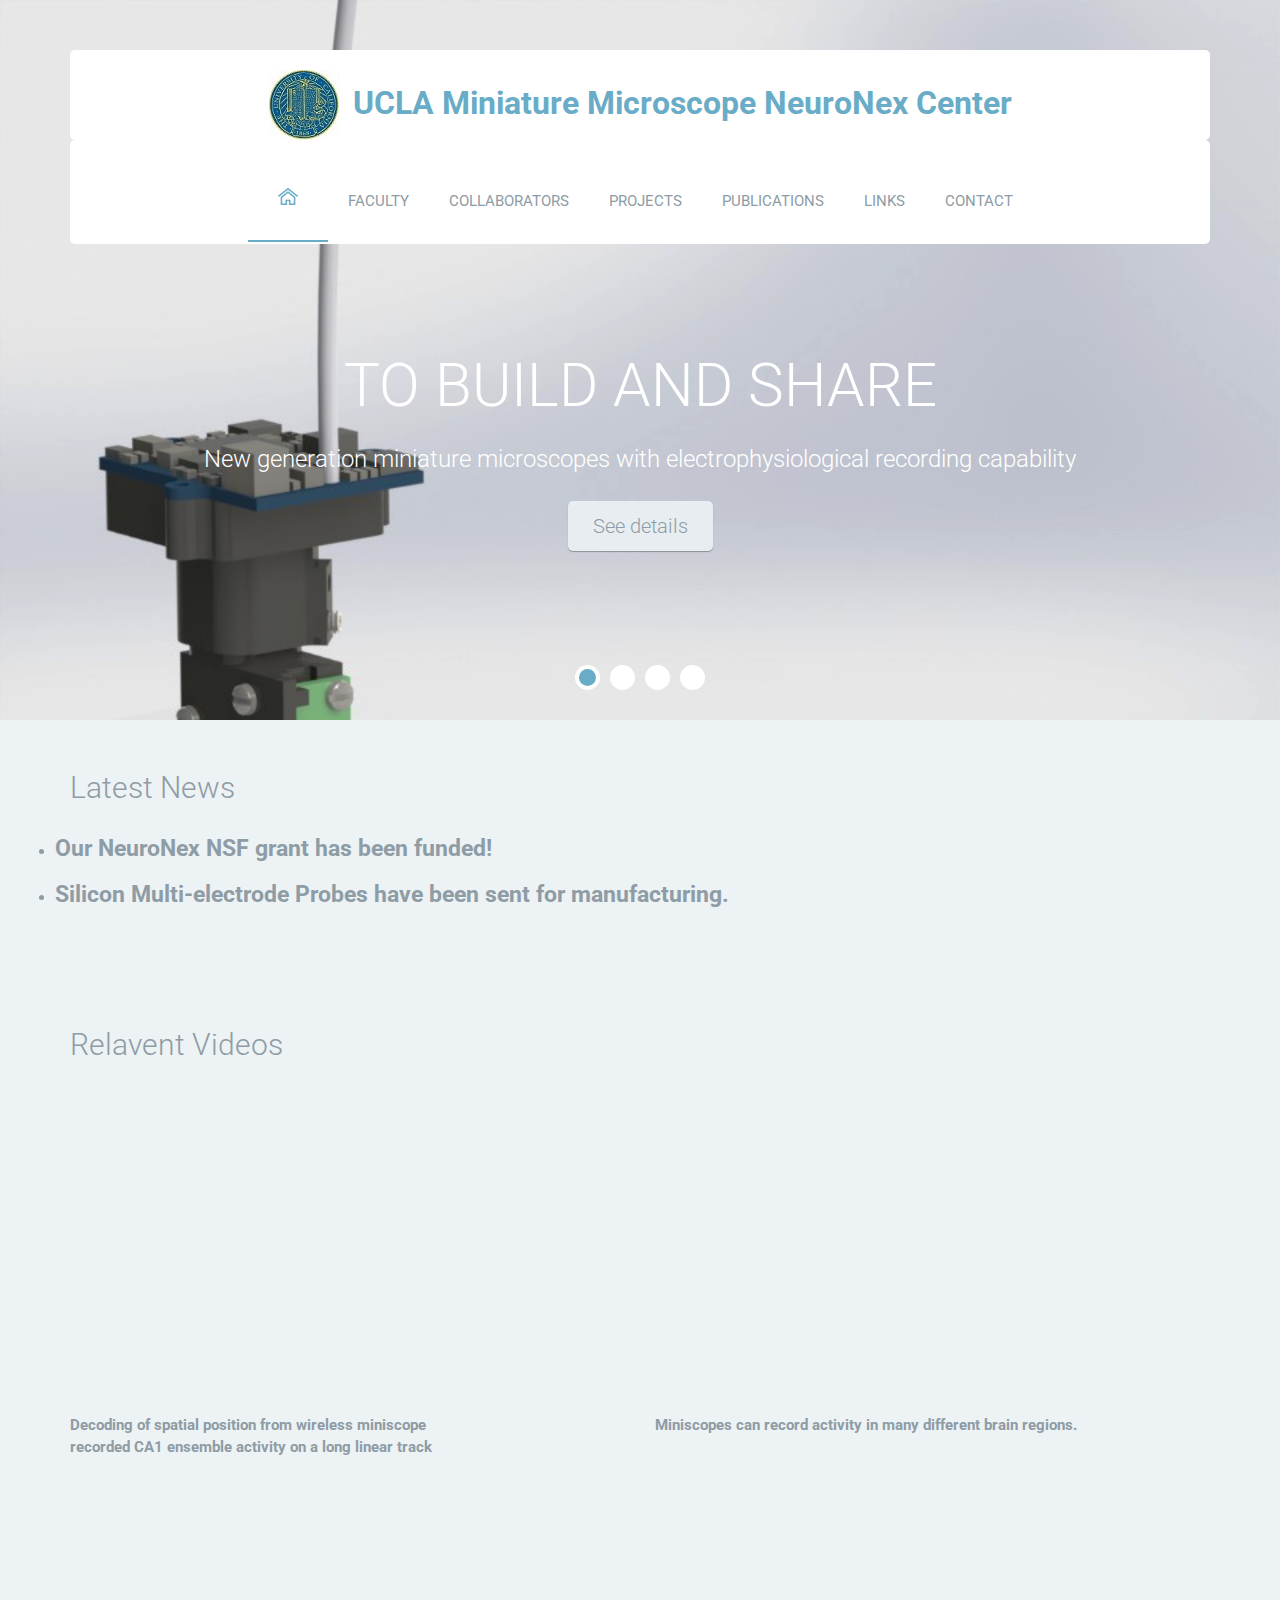
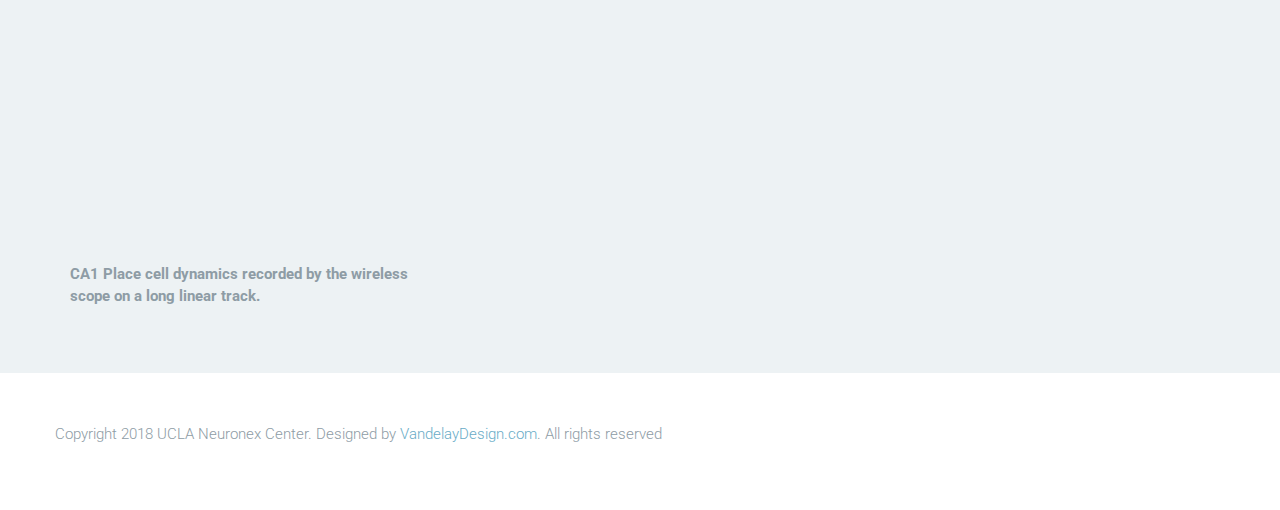
<file: index.html>
<!DOCTYPE html>
<html lang="en">
    <meta name="viewport" content="width=device-width, initial-scale=1.0">
	<head>
		<meta charset="UTF-8">
		<meta http-equiv="X-UA-Compatible" content="IE=edge">
		<meta name="viewport" content="width=device-width, initial-scale=1.0,maximum-scale=1">
		
		<title>UCLA Miniature Microscope NeuroNex Center</title>

		<!-- Loading third party fonts -->
		<link href="http://fonts.googleapis.com/css?family=Roboto:300,400,700|" rel="stylesheet" type="text/css">
		<link href="fonts/font-awesome.min.css" rel="stylesheet" type="text/css">

		<!-- Loading main css file -->
		<link rel="stylesheet" href="style.css">
		
		<!--[if lt IE 9]>
		<script src="js/ie-support/html5.js"></script>
		<script src="js/ie-support/respond.js"></script>
		<![endif]-->

	</head>


	<body>
		
		<div class="site-content">
			<header class="site-header collapsed-nav" data-bg-image="">
				<div class="container">
					<center><div class="header-bar" align="center">
						<center><a href="index.html" class="branding">
							<img src="images/University_of_California_Los_Angeles_logo.jpg" alt="" class="logo"> <!--Ask for a Logo-->
							<div class="logo-type">
                                <h1 class="site-title"><font size = +3>UCLA    Miniature    Microscope    NeuroNex    Center</font></h1>
								<!--<small class="site-description">Tagline goes her</small>--> <!-- Ask for a Tagline-->
                                </div>
                            </a></center>
                        </div></center>
                    <div class="header-bar" align="center">

						<center><nav class="main-navigation">
							<button class="menu-toggle"><i class="fa fa-bars"></i></button>
							<center><ul class="menu">
								<li class="home menu-item current-menu-item"><a href="index.html"><img src="images/home-icon.png" alt="Home"></a></li>
                                <li class="menu-item"><a href="about.html">Faculty</a></li> <!-- Faculty -->
								<li class="menu-item"><a href="collaborators.html">Collaborators</a></li> <!-- Collaborators-->
								<li class="menu-item"><a href="projects.html">Projects</a></li> <!--Resources-->
                                <li class="menu-item"><a href="publications.html">Publications</a></li>
                                <li class="menu-item"><a href="links.html">Links</a></li>
                                <li class="menu-item"><a href="contact.html">Contact</a></li>
                                </ul></center>
                            </nav></center>

						<div class="mobile-navigation"></div>
					</div>
				</div>
			</header>

			<div class="hero">
				<ul class="slides">
					<li data-bg-image="images/ScopeRender2.jpg"> <!--background image for home page-->
						<div class="container">
							<div class="slide-content">
								<h2 class="slide-title">TO BUILD AND SHARE</h2>
								<p>New generation miniature microscopes with electrophysiological recording capability </p>
								<a href="#" class="button">See details</a>
							</div>
						</div>
					</li>
					<li data-bg-image="images/ScopeRender2.jpg">
						<div class="container">
							<div class="slide-content">
								<h2 class="slide-title">TO BUILD AND SHARE</h2>
								<p>Silicon microprobes for large-scale electrophysiological recordings</p>
								<a href="http://masmanidislab.neurobio.ucla.edu/technology.html" class="button">See details</a>
							</div>
						</div>
					</li>
					<li data-bg-image="images/ScopeRender2.jpg">
						<div class="container">
							<div class="slide-content">
								<h2 class="slide-title">TO BUILD AND SHARE</h2>
								<p> Real time analysis of feedback capability</p>
								<a href="#" class="button">See details</a>
							</div>
						</div>
					</li>
                	<li data-bg-image="images/ScopeRender2.jpg">
						<div class="container">
							<div class="slide-content">
								<h2 class="slide-title">TO BUILD AND SHARE</h2>
								<p>Light field miniature microscope</p>
								<a href="#" class="button">See details</a>
                                
							</div>
						</div>
					</li>
				</ul>
			</div>

			<main class="main-content">
				<!-- <div class="fullwidth-block">
					<div class="container">
						<div class="row">
							<div class="col-md-3 col-sm-6">
								<div class="feature">
									<img src="images/icon-research-small.png" alt="" class="feature-image">
									<h2 class="feature-title">Research</h2>
									<p>Laborum et dolorum fuga harum quidem rerum facilis et expedita distinctio nam libero tempore.</p>
									<a href="" class="button">Learn more</a>
								</div>
							</div>
							<div class="col-md-3 col-sm-6">
								<div class="feature">
									<img src="images/icon-medicine-small.png" alt="" class="feature-image">
									<h2 class="feature-title">Medicice</h2>
									<p>Laborum et dolorum fuga harum quidem rerum facilis et expedita distinctio nam libero tempore.</p>
									<a href="" class="button">Learn more</a>
								</div>
							</div>
							<div class="col-md-3 col-sm-6">
								<div class="feature">
									<img src="images/icon-genetics-small.png" alt="" class="feature-image">
									<h2 class="feature-title">Genetics</h2>
									<p>Laborum et dolorum fuga harum quidem rerum facilis et expedita distinctio nam libero tempore.</p>
									<a href="" class="button">Learn more</a>
								</div>
							</div>
							<div class="col-md-3 col-sm-6">
								<div class="feature">
									<img src="images/icon-energy-small.png" alt="" class="feature-image">
									<h2 class="feature-title">Energy</h2>
									<p>Laborum et dolorum fuga harum quidem rerum facilis et expedita distinctio nam libero tempore.</p>
									<a href="" class="button">Learn more</a>
								</div>
							</div>
						</div> <!-- .row -->
					

				<div class="fullwidth-block" data-bg-color="#edf2f4">
					<div class="container">
                        
						<h2 class="section-title">Latest News</h2>
						<div class="row">
                        <ul>
                        <li><h2>Our NeuroNex NSF grant has been funded!</h2></li>
                        <li><h2>Silicon Multi-electrode Probes have been sent for manufacturing.</h2></li>
                                 
                        
									
                        
                        </ul>
							<!--<div class="col-md-4">
								<div class="post">
									<figure class="featured-image"><img src="images/news-1.jpg" alt=""></figure>
									<h2 class="entry-title"><a href="">Magni dolores rationale</a></h2>
									<small class="date">2 oct 2014</small>
									<p>Sed ut perspiciatis unde omnis iste natus error sit voluptatem accusantium doloremque laudantium...</p>
								</div>
							</div>
							<div class="col-md-4">
								<div class="post">
									<figure class="featured-image"><img src="images/news-2.jpg" alt=""></figure>
									<h2 class="entry-title"><a href="">Perspiciatis unde omnus</a></h2>
									<small class="date">2 oct 2014</small>
									<p>Sed ut perspiciatis unde omnis iste natus error sit voluptatem accusantium doloremque laudantium...</p>
								</div>
							</div>
							<div class="col-md-4">
								<div class="post">
									<figure class="featured-image"><img src="images/news-3.jpg" alt=""></figure>
									<h2 class="entry-title"><a href="">Voluptatem laundantium  totam</a></h2>
									<small class="date">2 oct 2014</small>
									<p>Sed ut perspiciatis unde omnis iste natus error sit voluptatem accusantium doloremque laudantium...</p>
								</div>
							</div> -->
						</div> <!-- .row -->
					</div> <!-- .container -->
				</div> <!-- .fullwidth-block -->
        
        
                <div class="fullwidth-block" data-bg-color="#edf2f4">
					<div class="container">
						<h2 class="section-title">Relavent Videos</h2>
						<div class="row">
							<div class="col-md-6">
								<iframe width="360" height="315" src="https://www.youtube.com/embed/qB4RGkxD0j8?rel=0" frameborder="0" allow="encrypted-media" allowfullscreen></iframe>
                                <p><b>Decoding of spatial position from wireless miniscope <br/>recorded CA1 ensemble activity on a long linear track</b><br><br><br><br></p>
							</div>
                            
                    
							<div class="col-md-6">
								<iframe width="360" height="315" src="https://www.youtube.com/embed/RslP-WQUIK8?rel=0" frameborder="0" allow= "encrypted-media" allowfullscreen></iframe>
                                <p><b>Miniscopes can record activity in many different brain regions.</b></p>
							</div>
                        </div>
                        
                        <div class="row">
							<div class="col-md-4">
								<iframe width="360" height="315" src="https://www.youtube.com/embed/DdTHp5T2scc?rel=0" frameborder="0" allow="autoplay; encrypted-media" allowfullscreen></iframe>
                                <p><b>CA1 Place cell dynamics recorded by the wireless scope on a long linear track.</b></p>
							</div>
						</div> <!-- .row -->
					</div> <!-- .container -->
				</div> <!-- .fullwidth-block -->

				<!--<div class="fullwidth-block">
					<div class="container">
						<div class="row">
							<div class="col-md-8">
								<h2 class="section-title">Our mission and vision</h2>
								<p>Consequuntur minima, delectus quia labore sapiente maiores illo enim numquam sint? Molestias odio itaque, recusandae ut quae fuga ea tempore facere facilis. Lorem ipsum dolor sit amet, consectetur adipisicing elit. Eligendi cupiditate repellat velit quo, fugiat dolores eum corrupti commodi? Deserunt, adipisci sunt voluptas aliquid aliquam eos. Perspiciatis, similique atque deserunt nam.</p>
								<p>Distinctio delectus consequuntur sed quod ipsum a, odio obcaecati neque, aliquam nostrum aliquid reprehenderit ad quae qui autem voluptate omnis quas Lorem ipsum dolor sit amet, consectetur adipisicing elit. Maxime magnam amet obcaecati dolore omnis consectetur dignissimos iste cupiditate excepturi quae porro fugiat, nemo iure, minima. Fuga hic voluptate ratione, at.ullam.</p>
							</div>
							<div class="col-md-4">
								<h2 class="section-title">Research summaries</h2>
								<ul class="arrow-list has-border">
									<li><a href="#">Praesentium voluptatum deleniti atque dolores</a></li>
									<li><a href="#">Corrupti quos et quas molestias excepturi sint</a></li>
									<li><a href="#">Occaecati cupiditate non provident similique sunt</a></li>
									<li><a href="#">Nam libero tempore, cum soluta nobis est eligendi</a></li>
								</ul>
								<a href="#" class="button">Show more</a>
							</div>
						</div>
					</div>
				</div>

				<div class="fullwidth-block cta" data-bg-image="images/cta-bg.jpg">
					<div class="container">
						<h2 class="cta-title">Neque porro quisquam</h2>
						<p>Modi tempora incidunt ut labore et dolore magnam aliquam quaerat voluptatem enim ad minima veniam quis nostrum exercitationem ullam corporis suscipit laboriosam, nisi ut aliquid ex ea commodi consequatur? Quis autem vel eum iure reprehenderit qui in ea voluptate velit esse quam nihil moles</p>
						<a href="#" class="button">See details</a>
					</div>
				</div>

				<div class="fullwidth-block" data-bg-color="#edf2f4">
					<div class="container">
						<div class="subscribe-form">
							<h2>Join our newsletter</h2>
							<form action="#">
								<input type="text" placeholder="Enter your email">
								<input type="submit" value="Subscribe">
							</form>
						</div>
					</div>
				</div> -->

			</main> <!-- .main-content -->

			<footer class="site-footer">
				<div class="container">
                    <!--<center><a href="http://miniscope.org/index.php/Main_Page" class="button">Click here for more information</a> </center> -->
					<div class="row">
						<!--<div class="col-md-12">
							<div class="widget">
								<h3 class="widget-title">Our address</h3>
								<strong>Company name INC</strong>
								<address>592 Avenue Street, Los Angeles, CA 90012</address>
								<a href="tel:+1 800 931 812">+1 800 931 812</a> <br>
								<a href="mailto:office@companyname.com">office@companyname.com</a>
							</div>
						</div> -->
						<!--<div class="col-md-3">
							<div class="widget">
								<h3 class="widget-title">Press room</h3>
								<ul class="arrow-list">
									<li><a href="#">Accusantium doloremque</a></li> 
									<li><a href="#">Laudantium totam aperiam</a></li>
									<li><a href="#">Eaque ipsa quae illo inventore</a></li> 
									<li><a href="#">Veritatis et quasi architecto</a></li>
									<li><a href="#">Vitae dicta sunt explicabo</a></li>
								</ul>
							</div>
						</div>
						<div class="col-md-3">
							<div class="widget">
								<h3 class="widget-title">Research summary</h3>
								<ul class="arrow-list">
									<li><a href="#">Accusantium doloremque</a></li> 
									<li><a href="#">Laudantium totam aperiam</a></li>
									<li><a href="#">Eaque ipsa quae illo inventore</a></li> 
									<li><a href="#">Veritatis et quasi architecto</a></li>
									<li><a href="#">Vitae dicta sunt explicabo</a></li>
								</ul>
							</div>
						</div>
						<div class="col-md-3">
							<div class="widget">
								<h3 class="widget-title">Social media</h3>
								<p>Deserunt mollitia animi id est laborum dolorum fuga harum quidem rerum facilis.</p>
								<div class="social-links">
									<a href="#"><i class="fa fa-facebook"></i></a>
									<a href="#"><i class="fa fa-twitter"></i></a>
									<a href="#"><i class="fa fa-google-plus"></i></a>
									<a href="#"><i class="fa fa-pinterest"></i></a>
								</div>
							</div>
						</div>
					</div>  .row --> 

					<p class="colophon">Copyright 2018 UCLA Neuronex Center. Designed by <a href="http://www.vandelaydesign.com/" title="Designed by VandelayDesign.com" target="_blank">VandelayDesign.com</a>. All rights reserved</p>
				</div>
                </div><!-- .container -->
			</footer>
		</div>

		<script src="js/jquery-1.11.1.min.js"></script>
		<script src="js/plugins.js"></script>
		<script src="js/app.js"></script>
		
	</body>

</html>
</file>
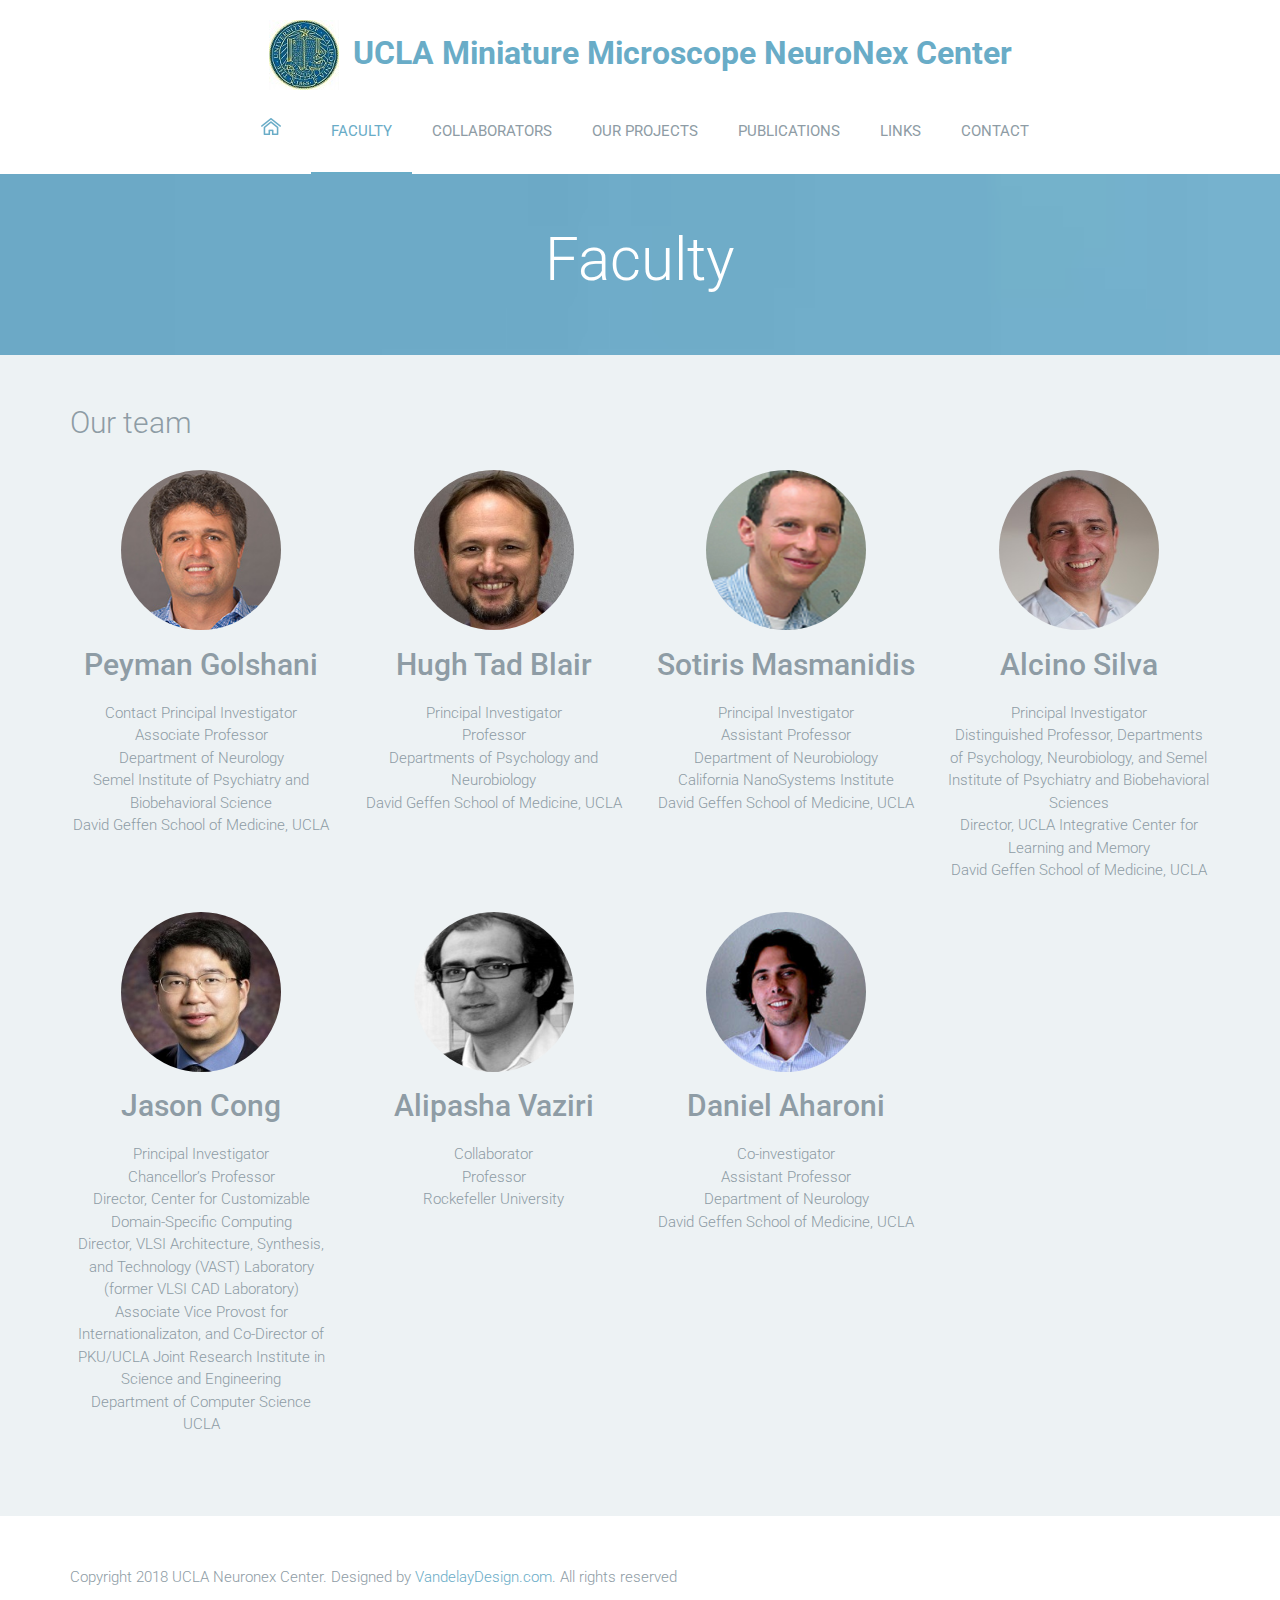
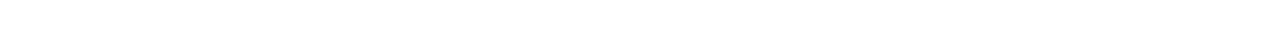
<file: about.html>
<!DOCTYPE html>
<html lang="en">
	<head>
		<meta charset="UTF-8">
		<meta http-equiv="X-UA-Compatible" content="IE=edge">
		<meta name="viewport" content="width=device-width, initial-scale=1.0,maximum-scale=1">
		
		<title>Faculty</title>

		<!-- Loading third party fonts -->
		<link href="http://fonts.googleapis.com/css?family=Roboto:300,400,700|" rel="stylesheet" type="text/css">
		<link href="fonts/font-awesome.min.css" rel="stylesheet" type="text/css">

		<!-- Loading main css file -->
		<link rel="stylesheet" href="style.css">
		
		<!--[if lt IE 9]>
		<script src="js/ie-support/html5.js"></script>
		<script src="js/ie-support/respond.js"></script>
		<![endif]-->

	</head>


	<body>
		
		<div class="site-content">
			<header class="site-header" data-bg-image="">
				<div class="container">
					<div class="header-bar">
						<a href="index.html" class="branding">
							<img src="images/University_of_California_Los_Angeles_logo.jpg" alt="" class="logo">
							<div class="logo-type">
								<h1 class="site-title"><font size = +3>UCLA    Miniature    Microscope    NeuroNex    Center</font></h1>
								<!--<small class="site-description">Tagline goes her</small>-->
							</div>
						</a>

						<nav class="main-navigation">
							<button class="menu-toggle"><i class="fa fa-bars"></i></button>
							<ul class="menu">
								<li class="home menu-item"><a href="index.html"><img src="images/home-icon.png" alt="Home"></a></li>
								<li class="menu-item current-menu-item"><a href="about.html">Faculty</a></li>
								<li class="menu-item"><a href="collaborators.html">Collaborators</a></li>
								<li class="menu-item"><a href="projects.html">Our projects</a></li>
                                <li class="menu-item"><a href="publications.html">Publications</a></li>
                                <li class="menu-item"><a href="links.html">Links</a></li>
								<li class="menu-item"><a href="contact.html">Contact</a></li>
							</ul>
						</nav>

						<div class="mobile-navigation"></div>
					</div>
				</div>
			</header>

			<div class="page-head" data-bg-image="images/header.jpg">
				<div class="container">
					<h2 class="page-title">Faculty</h2>
					<!--<small>Nemo enim ipsam voluptatem quia voluptas sit aspernatur aut odit aut fugit consequuntur magni </small>-->
				</div>
			</div>

			<!--<main class="main-content">
				<div class="fullwidth-block">
					<div class="container">
						<div class="row">
							<div class="col-md-4">
								<h2 class="section-title">Why choose us?</h2>
								<ol class="circle">
									<li>
										<h3>Dignissimos ducimus blanditiis</h3>
										<p>Molestias excepturi sint occaecati cupiditate provident similique sunt culpa. omnis iste natus voluptatem.</p>
									</li>
									<li>
										<h3>Accusantium doloremque totam</h3>
										<p>Molestias excepturi sint occaecati cupiditate provident similique sunt culpa. omnis iste natus voluptatem.</p>
									</li>
									<li>
										<h3>Cusamus dignissimos ducimus</h3>
										<p>Molestias excepturi sint occaecati cupiditate provident similique sunt culpa. omnis iste natus voluptatem.</p>
									</li>
								</ol>
							</div>
							<div class="col-md-4">
								<h2 class="section-title">Usefull links</h2>
								<p>Nemo mollitia iste quis sed iure tempora dolore incidunt praesentium aspernatur! Praesentium impedit aperiam, commodi magnam accusamus nobis. Quia, velit sunt asperiores?</p>
								<ul class="arrow-list has-border">
									<li>Praesentium voluptatum deleniti atque dolores </li>
									<li>Corrupti quos et quas molestias excepturi</li>
									<li>Occaecati cupiditate non provident similique</li>
									<li>Nam libero tempore, cum soluta nobis eligendi</li>
									<li>Iditate non provident, similique sunt in culpa</li>
									<li>Officia deserunt mollitia animi distinctio laborum</li>
									<li>Dolorum fuga harum quidem rerum facilis</li>
								</ul>
							</div>
							<div class="col-md-4">
								<h2 class="section-title">Testimonials</h2>
								<ul class="testimonial-list">
									<li>
										<blockquote>
											<p>Lorem ipsum dolor sit amet, consectetur adipiscing elit, sed do eiusmod tempor incididunt ut labore et dolore magna aliqua enim ad minim veniam, quis</p>
											<cite>Anthony Rubbens</cite>
										</blockquote>
									</li>
									<li>
										<blockquote>
											<p>Lorem ipsum dolor sit amet, consectetur adipiscing elit, sed do eiusmod tempor incididunt ut labore et dolore magna aliqua enim ad minim veniam, quis</p>
											<cite>Anthony Rubbens</cite>
										</blockquote>
									</li>
									<li>
										<blockquote>
											<p>Lorem ipsum dolor sit amet, consectetur adipiscing elit, sed do eiusmod tempor incididunt ut labore et dolore magna aliqua enim ad minim veniam, quis</p>
											<cite>Anthony Rubbens</cite>
										</blockquote>
									</li>
								</ul>
							</div>
						</div> <!-- .row -->
				<!--	</div> <!-- .container -->		
				<!--</div> <!-- .fullwidth-block -->

				<div class="fullwidth-block" data-bg-color="#edf2f4">
					<div class="container">
						<h2 class="section-title">Our team</h2>
						<div class="row">
							<div class="col-md-3">
								<div class="team">
									<img src="images/peymen.jpg" alt="" class="team-image">
									<h3 class="team-name">Peyman Golshani</h3>
									<p> Contact Principal Investigator<br/>
                                        Associate Professor<br/>
                                        Department of Neurology<br/>
                                        Semel Institute of Psychiatry and Biobehavioral Science<br/>
                                        David Geffen School of Medicine, UCLA<br/></p>
									<!--<div class="social-links">
										<a href=""><i class="fa fa-facebook"></i></a>
										<a href=""><i class="fa fa-twitter"></i></a>
										<a href=""><i class="fa fa-google-plus"></i></a>
										<a href=""><i class="fa fa-pinterest"></i></a>
									</div> -->
								</div>
							</div>
							<div class="col-md-3">
								<div class="team">
									<img src="images/TadPic.jpg" alt="" class="team-image">
									<h3 class="team-name">Hugh Tad Blair </h3>
									<p>Principal Investigator<br/>
                                        Professor<br/>
                                        Departments of Psychology and Neurobiology<br/>
                                        David Geffen School of Medicine, UCLA<br/>
                                    </p>
									<!--<div class="social-links">
										<a href=""><i class="fa fa-facebook"></i></a>
										<a href=""><i class="fa fa-twitter"></i></a>
										<a href=""><i class="fa fa-google-plus"></i></a>
										<a href=""><i class="fa fa-pinterest"></i></a>
									</div> -->
								</div>
							</div>
							<div class="col-md-3">
								<div class="team">
									<img src="images/Sotiris.png" alt="" class="team-image">
									<h3 class="team-name">Sotiris Masmanidis </h3>
									<p>Principal Investigator<br/>
                                        Assistant Professor<br/>
                                        Department of Neurobiology<br/>
                                        California NanoSystems Institute<br/>
                                        David Geffen School of Medicine, UCLA<br/>
                                        </p>
									<!--<div class="social-links">
										<a href=""><i class="fa fa-facebook"></i></a>
										<a href=""><i class="fa fa-twitter"></i></a>
										<a href=""><i class="fa fa-google-plus"></i></a>
										<a href=""><i class="fa fa-pinterest"></i></a>
									</div> -->
								</div>
							</div>
							<div class="col-md-3">
								<div class="team">
									<img src="images/Alcino.jpg" alt="" class="team-image">
									<h3 class="team-name">Alcino Silva</h3>
									<p> Principal Investigator<br/>
                                        Distinguished Professor, Departments of Psychology, Neurobiology, and Semel Institute of Psychiatry and Biobehavioral Sciences<br/>
                                        Director, UCLA Integrative Center for Learning and Memory<br/>
                                        David Geffen School of Medicine, UCLA<br/>
                                        
                                        </p>
									<!--<div class="social-links">
										<a href=""><i class="fa fa-facebook"></i></a>
										<a href=""><i class="fa fa-twitter"></i></a>
										<a href=""><i class="fa fa-google-plus"></i></a>
										<a href=""><i class="fa fa-pinterest"></i></a>
									</div> -->
								</div>
							</div>
                            <div class="col-md-3">
								<div class="team">
									<img src="images/Jason_Cong.jpg" alt="" class="team-image">
									<h3 class="team-name">Jason Cong</h3>
									<p>Principal Investigator<br/>
                                        Chancellor’s Professor<br/>
                                        Director, Center for Customizable Domain-Specific Computing<br/>
                                        Director, VLSI Architecture, Synthesis, and Technology (VAST) Laboratory  (former VLSI CAD Laboratory)<br/>
                                        Associate Vice Provost for Internationalizaton, and Co-Director of  PKU/UCLA Joint Research Institute in Science and Engineering<br/>
                                   Department of Computer Science<br/>
                                    UCLA<br/></p>
									<!--<div class="social-links">
										<a href=""><i class="fa fa-facebook"></i></a>
										<a href=""><i class="fa fa-twitter"></i></a>
										<a href=""><i class="fa fa-google-plus"></i></a>
										<a href=""><i class="fa fa-pinterest"></i></a>
									</div> -->
								</div>
							</div>
                            <div class="col-md-3">
								<div class="team">
									<img src="images/Alipasha-Vaziri.jpg" alt="" class="team-image">
									<h3 class="team-name">Alipasha Vaziri</h3>
                    
									<p>Collaborator<br/>
                                        Professor<br/>
                                    Rockefeller University<br/>
                                    </p>
									<!--<div class="social-links">
										<a href=""><i class="fa fa-facebook"></i></a>
										<a href=""><i class="fa fa-twitter"></i></a>
										<a href=""><i class="fa fa-google-plus"></i></a>
										<a href=""><i class="fa fa-pinterest"></i></a>
									</div> -->
								</div>
							</div>
                            <div class="col-md-3">
								<div class="team">
									<img src="images/DAharoni.png" alt="" class="team-image">
									<h3 class="team-name">Daniel Aharoni </h3>
									<p>Co-investigator<br/>
                                        Assistant Professor<br/>
                                        Department of Neurology<br/> 
                                        David Geffen School of Medicine, UCLA <br/></p>
									<!--<div class="social-links">
										<a href=""><i class="fa fa-facebook"></i></a>
										<a href=""><i class="fa fa-twitter"></i></a>
										<a href=""><i class="fa fa-google-plus"></i></a>
										<a href=""><i class="fa fa-pinterest"></i></a>
									</div> -->
								</div>
							</div>
						</div> <!-- .row -->
					</div> <!-- .container -->
				</div>

				<!--<div class="fullwidth-block">
					<div class="container">
						<div class="row">
							<div class="col-md-6">
								<div class="checked-box">
									<h3>Numquam eius modi tempora incidunt ut labore</h3>
									<p>Voluptatem accusantium doloremque laudantium totam aperiam, eaque ipsa quae ab illo inventore veritatis quasi architecto beatae vitae dicta sunt explicabo nemo enim ipsam voluptatem voluptas.</p>
								</div>

								<div class="checked-box">
									<h3>Numquam eius modi tempora incidunt ut labore</h3>
									<p>Voluptatem accusantium doloremque laudantium totam aperiam, eaque ipsa quae ab illo inventore veritatis quasi architecto beatae vitae dicta sunt explicabo nemo enim ipsam voluptatem voluptas.</p>
								</div>

								<div class="checked-box">
									<h3>Numquam eius modi tempora incidunt ut labore</h3>
									<p>Voluptatem accusantium doloremque laudantium totam aperiam, eaque ipsa quae ab illo inventore veritatis quasi architecto beatae vitae dicta sunt explicabo nemo enim ipsam voluptatem voluptas.</p>
								</div>
							</div>

							<div class="col-md-6">
								<div class="checked-box">
									<h3>Numquam eius modi tempora incidunt ut labore</h3>
									<p>Voluptatem accusantium doloremque laudantium totam aperiam, eaque ipsa quae ab illo inventore veritatis quasi architecto beatae vitae dicta sunt explicabo nemo enim ipsam voluptatem voluptas.</p>
								</div>

								<div class="checked-box">
									<h3>Numquam eius modi tempora incidunt ut labore</h3>
									<p>Voluptatem accusantium doloremque laudantium totam aperiam, eaque ipsa quae ab illo inventore veritatis quasi architecto beatae vitae dicta sunt explicabo nemo enim ipsam voluptatem voluptas.</p>
								</div>

								<div class="checked-box">
									<h3>Numquam eius modi tempora incidunt ut labore</h3>
									<p>Voluptatem accusantium doloremque laudantium totam aperiam, eaque ipsa quae ab illo inventore veritatis quasi architecto beatae vitae dicta sunt explicabo nemo enim ipsam voluptatem voluptas.</p>
								</div>
							</div>
						</div>
					</div>
				</div>-->
			

				<!--<div class="fullwidth-block" data-bg-color="#edf2f4">
					<div class="container">
						<div class="subscribe-form">
							<h2>Join our newsletter</h2>
							<form action="#">
								<input type="text" placeholder="Enter your email">
								<input type="submit" value="Subscribe">
							</form>
						</div>
					</div>
				</div>-->

			</main> <!-- .main-content -->

			<footer class="site-footer">
				<div class="container">
					<div class="row">
						<!--<div class="col-md-6">
							<div class="widget">
								<h3 class="widget-title">Our address</h3>
								<strong>Company name INC</strong>
								<address>592 Avenue Street, Los Angeles, CA 90012</address>
								<a href="tel:+1 800 931 812">+1 800 931 812</a> <br>
								<a href="mailto:office@companyname.com">office@companyname.com</a>
							</div>
						</div> -->
						<!--<div class="col-md-3">
							<div class="widget">
								<h3 class="widget-title">Press room</h3>
								<ul class="arrow-list">
									<li><a href="#">Accusantium doloremque</a></li> 
									<li><a href="#">Laudantium totam aperiam</a></li>
									<li><a href="#">Eaque ipsa quae illo inventore</a></li> 
									<li><a href="#">Veritatis et quasi architecto</a></li>
									<li><a href="#">Vitae dicta sunt explicabo</a></li>
								</ul>
							</div>
						</div>
						<div class="col-md-3">
							<div class="widget">
								<h3 class="widget-title">Research summary</h3>
								<ul class="arrow-list">
									<li><a href="#">Accusantium doloremque</a></li> 
									<li><a href="#">Laudantium totam aperiam</a></li>
									<li><a href="#">Eaque ipsa quae illo inventore</a></li> 
									<li><a href="#">Veritatis et quasi architecto</a></li>
									<li><a href="#">Vitae dicta sunt explicabo</a></li>
								</ul>
							</div>
						</div>
						<div class="col-md-3">
							<div class="widget">
								<h3 class="widget-title">Social media</h3>
								<p>Deserunt mollitia animi id est laborum dolorum fuga harum quidem rerum facilis.</p>
								<div class="social-links">
									<a href="#"><i class="fa fa-facebook"></i></a>
									<a href="#"><i class="fa fa-twitter"></i></a>
									<a href="#"><i class="fa fa-google-plus"></i></a>
									<a href="#"><i class="fa fa-pinterest"></i></a>
								</div>
							</div>
						</div>-->
					</div> <!-- .row -->

					<p class="colophon">Copyright 2018 UCLA Neuronex Center. Designed by <a href="http://www.vandelaydesign.com/" title="Designed by VandelayDesign.com" target="_blank">VandelayDesign.com</a>. All rights reserved</p>
				</div> <!-- .container -->
			</footer>
		</div>

		<script src="js/jquery-1.11.1.min.js"></script>
		<script src="js/plugins.js"></script>
		<script src="js/app.js"></script>
		
	</body>

</html>
</file>
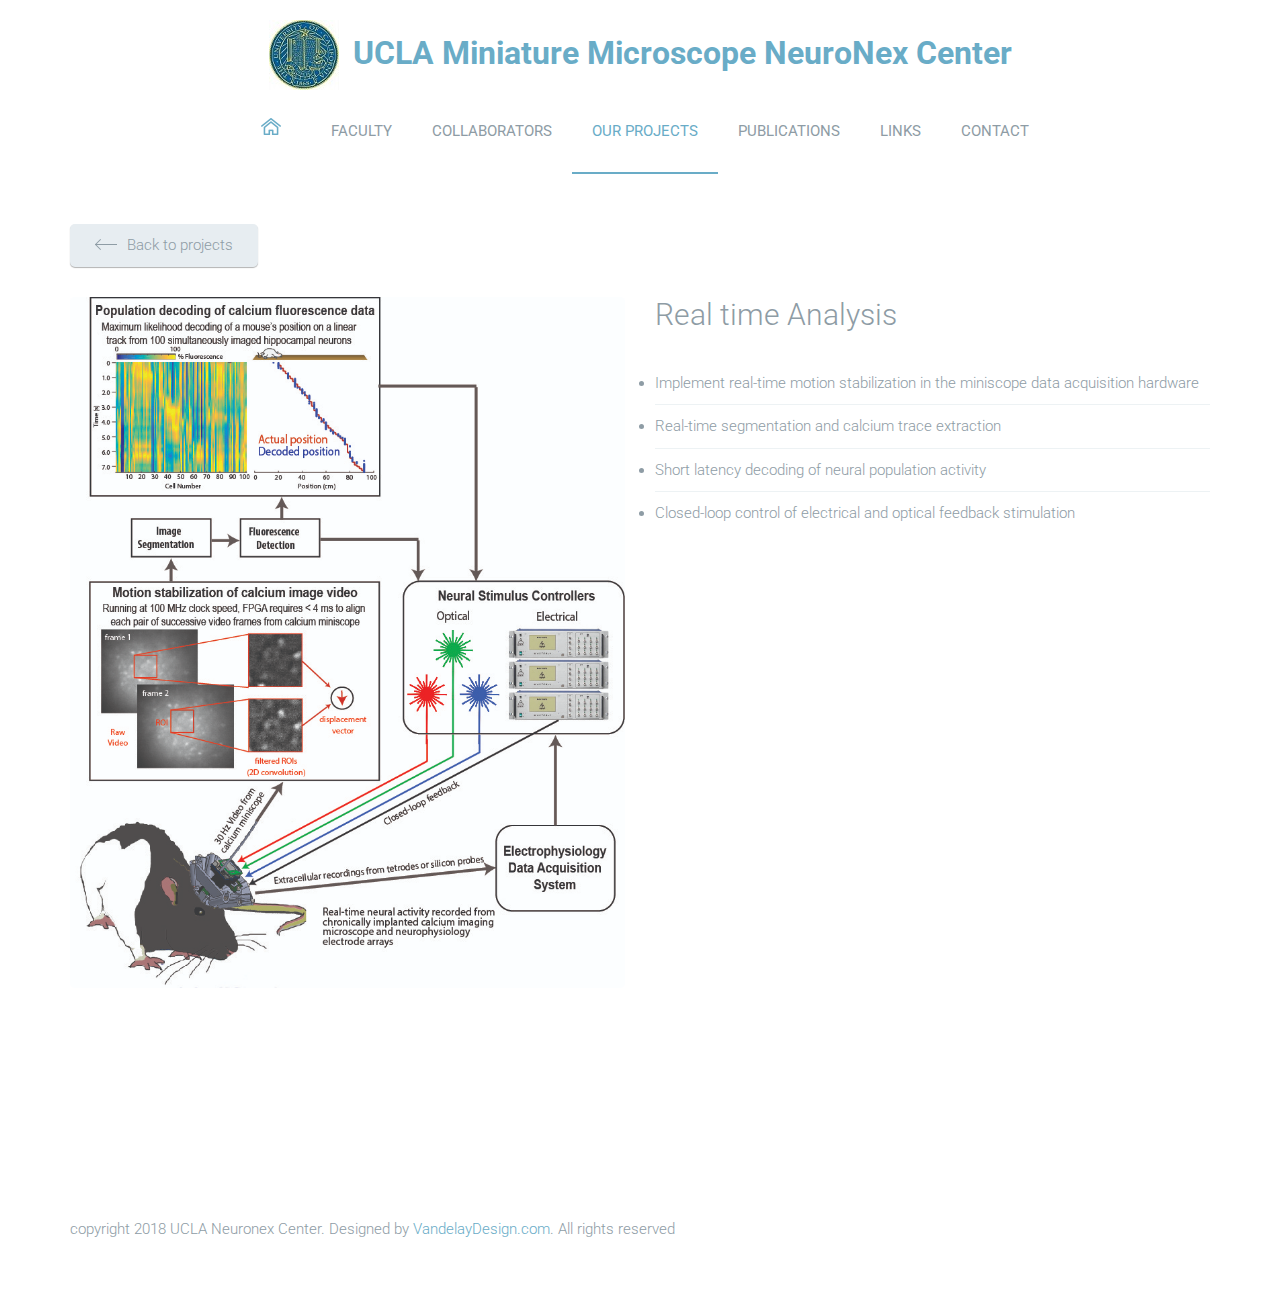
<file: analysis.html>
<!DOCTYPE html>
<html lang="en">
	<head>
		<meta charset="UTF-8">
		<meta http-equiv="X-UA-Compatible" content="IE=edge">
		<meta name="viewport" content="width=device-width, initial-scale=1.0,maximum-scale=1">
		
		<title>Real Time Analysis</title>

		<!-- Loading third party fonts -->
		<link href="http://fonts.googleapis.com/css?family=Roboto:300,400,700|" rel="stylesheet" type="text/css">
		<link href="fonts/font-awesome.min.css" rel="stylesheet" type="text/css">

		<!-- Loading main css file -->
		<link rel="stylesheet" href="style.css">
		
		<!--[if lt IE 9]>
		<script src="js/ie-support/html5.js"></script>
		<script src="js/ie-support/respond.js"></script>
		<![endif]-->

	</head>


	<body>
		
		<div class="site-content">
			<header class="site-header" data-bg-image="">
				<div class="container">
					<div class="header-bar">
						<a href="index.html" class="branding">
							<img src="images/University_of_California_Los_Angeles_logo.jpg" alt="" class="logo">
							<div class="logo-type">
								<h1 class="site-title"><font size = +3>UCLA    Miniature    Microscope    NeuroNex    Center</font></h1>
								<!--<small class="site-description">Tagline goes here</small> -->
							</div>
						</a>

						<nav class="main-navigation">
							<button class="menu-toggle"><i class="fa fa-bars"></i></button>
							<ul class="menu">
								<li class="home menu-item"><a href="index.html"><img src="images/home-icon.png" alt="Home"></a></li>
								<li class="menu-item"><a href="about.html">Faculty</a></li>
								<li class="menu-item"><a href="collaborators.html">Collaborators</a></li>
								<li class="menu-item current-menu-item"><a href="projects.html">Our projects</a></li>
                                <li class="menu-item"><a href="publications.html">Publications</a></li>
                                <li class="menu-item"><a href="links.html">Links</a></li>
								<li class="menu-item"><a href="contact.html">Contact</a></li>
							</ul>
						</nav>

						<div class="mobile-navigation"></div>
					</div>
				</div>
			</header>
            
           <!-- <div class="hero">
				<ul class="slides">
					<li data-bg-image="images/ScopeRender2.jpg"> <!--background image for home pag
						<div class="container">
							<div class="slide-content">
								<h2 class="slide-title">TO BUILD AND SHARE</h2>
								<p>New generation miniature microscopes with electrophysiological recording capability </p>
								<a href="#" class="button">See details</a>
							</div>
						</div>
					</li>
					<li data-bg-image="images/ScopeRender2.jpg">
						<div class="container">
							<div class="slide-content">
								<h2 class="slide-title">TO BUILD AND SHARE</h2>
								<p>Silicon microprobes for large-scale electrophysiological recordings</p>
								<a href="http://masmanidislab.neurobio.ucla.edu/technology.html" class="button">See details</a>
							</div>
						</div>
					</li>
					<li data-bg-image="images/ScopeRender2.jpg">
						<div class="container">
							<div class="slide-content">
								<h2 class="slide-title">TO BUILD AND SHARE</h2>
								<p> Real time analysis of feedback capability</p>
								<a href="#" class="button">See details</a>
							</div>
						</div>
					</li>
                	<li data-bg-image="images/ScopeRender2.jpg">
						<div class="container">
							<div class="slide-content">
								<h2 class="slide-title">TO BUILD AND SHARE</h2>
								<p>Light field miniature microscope</p>
								<a href="#" class="button">See details</a>
                                
							</div>
						</div>
					</li>
				</ul>
			</div> -->


			<!--<div class="page-head" data-bg-image="images/page-head-3.jpg">
				<div class="container">
					<h2 class="page-title">Our Projects</h2>
					<small>Nemo enim ipsam voluptatem quia voluptas sit aspernatur aut odit aut fugit consequuntur magni </small>
				</div>
			</div>-->

			<main class="main-content">
				<div class="fullwidth-block">
					<div class="container">
						<a href="projects.html" class="button back"><img src="images/arrow-back.png" alt="">Back to projects</a>
						<div class="row">
							<div class="col-md-6">
								<figure>
									<img src="images/Computation_figure.jpg" alt="">
								</figure>
							</div>
							<div class="col-md-6">
								<h2 class="section-title">Real time Analysis</h2>
								<ul class="project-info" style = "list-style-type: disc">
                                    <li>  Implement real-time motion stabilization in the miniscope data acquisition hardware</li>
                                    <li>   Real-time segmentation and calcium trace extraction</li>
                                    <li>  Short latency decoding of neural population activity</li>
                                    <li>  Closed-loop control of electrical and optical feedback stimulation </li>
                                    
                                    <!--<li> This team will be responsible for
developing and refining the optical capabilities of the device, including novel volumetric imaging capabilities.
Dr. Golshani and Dr. Silva have led the team that previously built, tested, and shared a new generation of
low-cost UCLA miniature microscopes, which are now being used by over 100 laboratories. Dr. Golshani,
a highly experienced expert in calcium imaging, will serve as the contact PI for the grant. </li>
                                    <li> Under this proposal, we will significantly enhance capabilities
by developing an “E-scope” for integrated chronic electrophysiological recording and calcium imaging. </li>
                                    <li> Of
note, in the past GRIN lens supply was limited to one company (GRINTECH) who had difficulty providing
the sufficient number of lenses to the open-source community. In the last year we have tested lenses from
a different manufacturer (GoFoton), and these lenses function just as well as other lenses in our system.
This manufacturer has a much larger capacity for GRIN lens manufacturing, and is excited to work with the
open-source miniature microscope community. </li>-->
                                    
									
								</ul>
							</div>
						</div>

						<!--<div class="row">
							<div class="col-md-6">
								<p>Sed ut perspiciatis unde omnis iste natus error sit voluptatem accusantium doloremque laudantium, totam rem aperiam, eaque ipsa quae ab illo inventore veritatis et quasi architecto beatae vitae dicta sunt explicabo. Nemo enim ipsam voluptatem quia voluptas sit aspernatur aut odit aut fugit, sed quia consequuntur magni dolores eos qui ratione voluptatem sequi nesciunt. Neque porro quisquam est, qui dolorem ipsum quia dolor sit amet, consectetur, adipisci velit, sed quia non.</p>

								<p>incidunt ut labore et dolore magnam aliquam quaerat voluptatem. Ut enim ad minima veniam, quis nostrum exercitationem ullam corporis suscipit laboriosam, nisi ut aliquid ex ea commodi consequatur? Quis autem vel eum iure reprehenderit qui in ea voluptate velit esse quam nihil molestiae consequatur, vel illum dolorem.</p>
							</div>
							<div class="col-md-6">
								<p>Sed ut perspiciatis unde omnis iste natus error sit voluptatem accusantium doloremque laudantium, totam rem aperiam, eaque ipsa quae ab illo inventore veritatis et quasi architecto beatae vitae dicta sunt explicabo. Nemo enim ipsam voluptatem quia voluptas sit aspernatur aut odit aut fugit, sed quia consequuntur magni dolores eos qui ratione voluptatem sequi nesciunt. Neque porro quisquam est, qui dolorem ipsum quia dolor sit amet, consectetur, adipisci velit, sed quia non.</p>

								<p>incidunt ut labore et dolore magnam aliquam quaerat voluptatem. Ut enim ad minima veniam, quis nostrum exercitationem ullam corporis suscipit laboriosam, nisi ut aliquid ex ea commodi consequatur? Quis autem vel eum iure reprehenderit qui in ea voluptate velit esse quam nihil molestiae consequatur, vel illum dolorem.</p>
							</div>
						</div> -->
					</div>
				</div>

				
			

				<div class="fullwidth-block">
					<div class="container">
						<div class="project-list">
							<!--<div class="project">
								<div class="project-content">
									<figure class="project-image"><img src="images/tetrodes.png" alt="Project"></figure>
									<h3 class="project-title">Tetrodes</h3>
									<p>Golshani, Aharoni, Blair, Silva, Masmanidis</p>
									<a href="Escope.html" class="button">Learn more</a>
								</div>
							</div>
							<div class="project">
								<div class="project-content">
									<figure class="project-image"><img src="images/Capture2.PNG" alt="Project"></figure>
									<h3 class="project-title">Silicon Microprobes</h3>
									<p>Sohris, Masmanidis</p>
									<a href="silicon_microprobes.html" class="button">Learn more</a>
								</div>
							</div>-->
							<!--<div class="project">
								<div class="project-content">
									<figure class="project-image"><img src="images/Capture3.PNG" alt="Project"></figure>
									<h3 class="project-title">Analysis</h3>
									<p>Tad Blair, Jason Cong</p>
									<a href="project.html" class="button">Learn more</a>
								</div>
							</div> -->
							<!--<div class="project">
								<div class="project-content">
									<figure class="project-image"><img src="images/project-4.jpg" alt="Project"></figure>
									<h3 class="project-title">Light Field Miniature Microscope</h3>
									<p>Dignissimos ducimus blanditiis deleniti atque corrupti quos dolores et quas molestias.</p>
									<a href="project.html" class="button">Learn more</a>
								</div>
							</div> -->
							<!--div class="project">
								<div class="project-content">
									<figure class="project-image"><img src="images/project-5.jpg" alt="Project"></figure>
									<h3 class="project-title">Tempora incidunt labore dolore</h3>
									<p>Dignissimos ducimus blanditiis deleniti atque corrupti quos dolores et quas molestias.</p>
									<a href="project.html" class="button">Learn more</a>
								</div>
							</div>
							<div class="project">
								<div class="project-content">
									<figure class="project-image"><img src="images/project-6.jpg" alt="Project"></figure>
									<h3 class="project-title">Tempora incidunt labore dolore</h3>
									<p>Dignissimos ducimus blanditiis deleniti atque corrupti quos dolores et quas molestias.</p>
									<a href="project.html" class="button">Learn more</a>
								</div>
							</div>-->
						</div>
					</div>
				</div>

			</main> <!-- .main-content -->

			<footer class="site-footer">
				<div class="container">
					<div class="row">
						<!--<div class="col-md-3">
							<div class="widget">
								<h3 class="widget-title">Our address</h3>
								<strong>Company name INC</strong>
								<address>592 Avenue Street, Los Angeles, CA 90012</address>
								<a href="tel:+1 800 931 812">+1 800 931 812</a> <br>
								<a href="mailto:office@companyname.com">office@companyname.com</a>
							</div>
						</div>-->
						<!--<div class="col-md-3">
							<div class="widget">
								<h3 class="widget-title">Press room</h3>
								<ul class="arrow-list">
									<li><a href="#">Accusantium doloremque</a></li> 
									<li><a href="#">Laudantium totam aperiam</a></li>
									<li><a href="#">Eaque ipsa quae illo inventore</a></li> 
									<li><a href="#">Veritatis et quasi architecto</a></li>
									<li><a href="#">Vitae dicta sunt explicabo</a></li>
								</ul>
							</div>
						</div> -->
						<!--<div class="col-md-3">
							<div class="widget">
								<h3 class="widget-title">Research summary</h3>
								<ul class="arrow-list">
									<li><a href="#">Accusantium doloremque</a></li> 
									<li><a href="#">Laudantium totam aperiam</a></li>
									<li><a href="#">Eaque ipsa quae illo inventore</a></li> 
									<li><a href="#">Veritatis et quasi architecto</a></li>
									<li><a href="#">Vitae dicta sunt explicabo</a></li>
								</ul>
							</div>
						</div> -->
						<!--<div class="col-md-3">
							<div class="widget">
								<h3 class="widget-title">Social media</h3>
								<p>Deserunt mollitia animi id est laborum dolorum fuga harum quidem rerum facilis.</p>
								<div class="social-links">
									<a href="#"><i class="fa fa-facebook"></i></a>
									<a href="#"><i class="fa fa-twitter"></i></a>
									<a href="#"><i class="fa fa-google-plus"></i></a>
									<a href="#"><i class="fa fa-pinterest"></i></a>
								</div>
							</div>
						</div> -->
					</div> <!-- .row -->

					<p class="colophon">copyright 2018 UCLA Neuronex Center. Designed by <a href="http://www.vandelaydesign.com/" title="Designed by VandelayDesign.com" target="_blank">VandelayDesign.com</a>. All rights reserved</p>
				</div> <!-- .container -->
			</footer>
		</div>

		<script src="js/jquery-1.11.1.min.js"></script>
		<script src="js/plugins.js"></script>
		<script src="js/app.js"></script>
		
	</body>

</html>
</file>
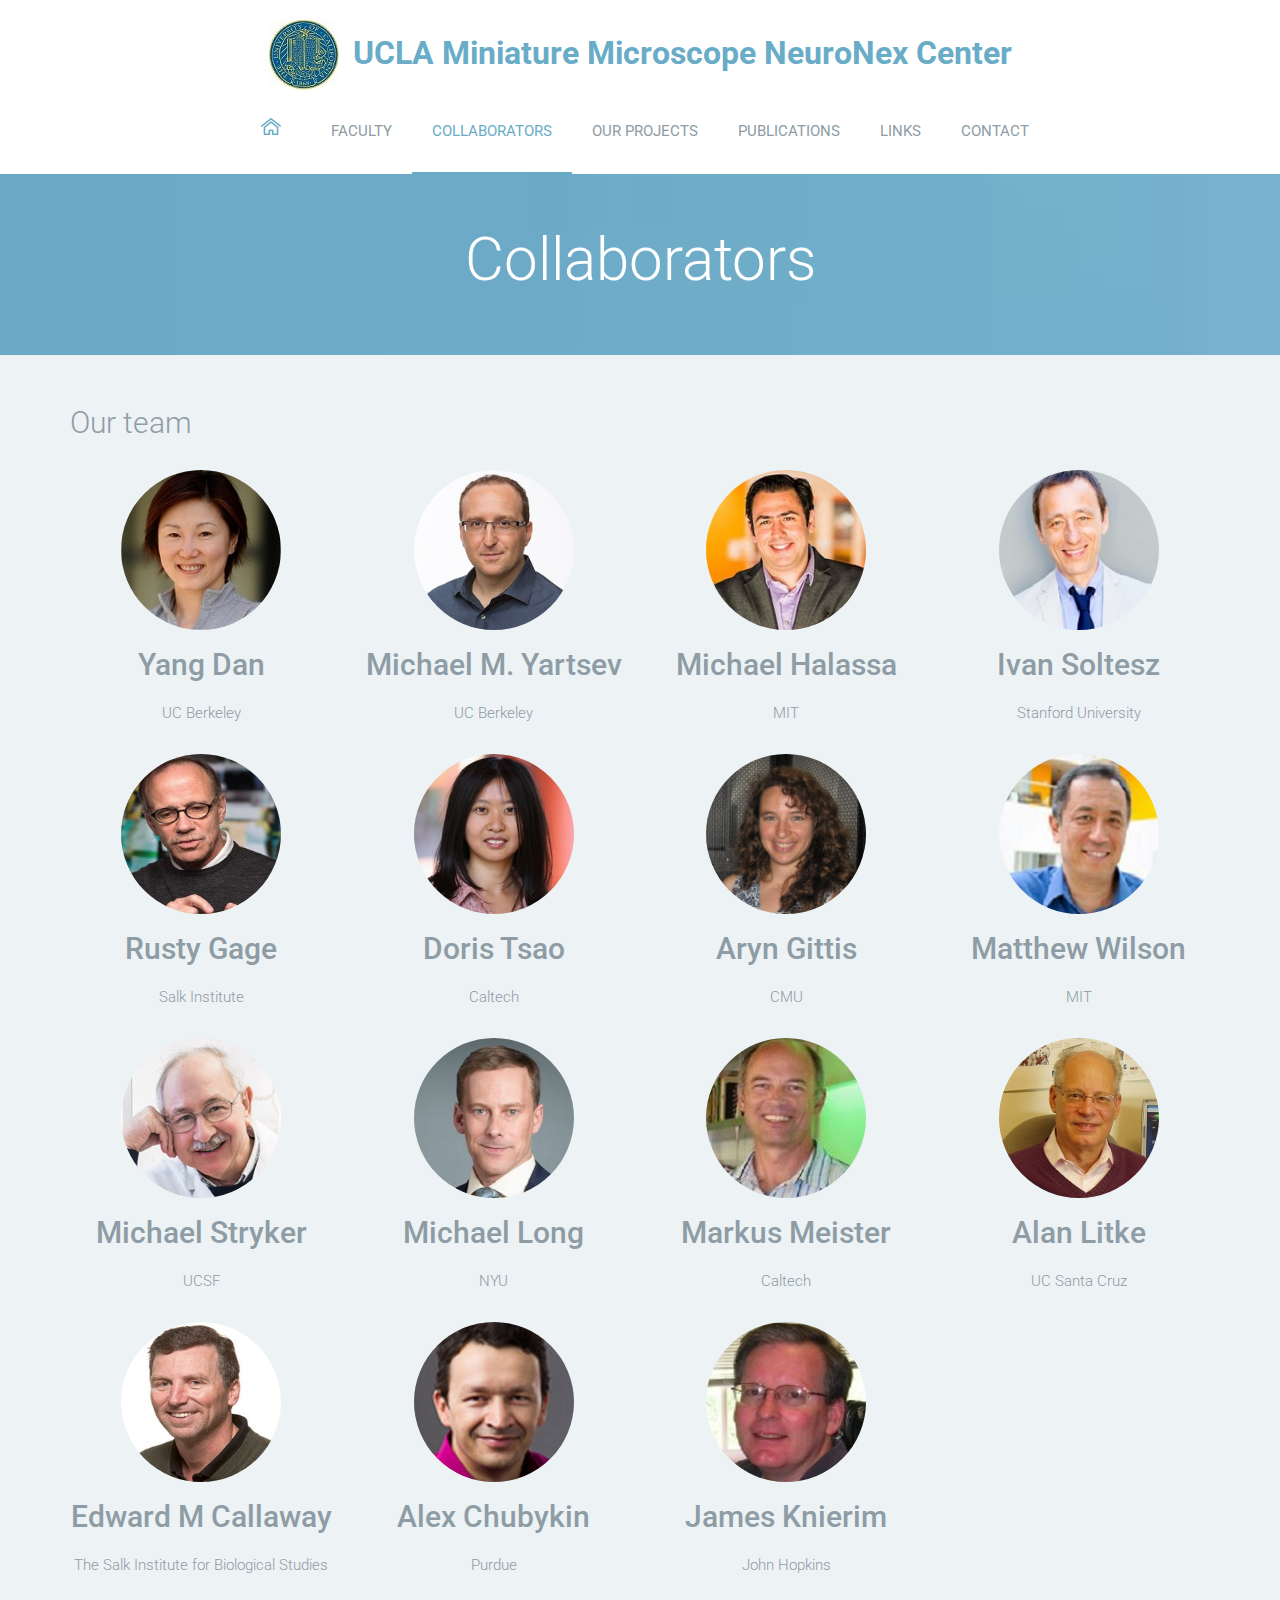
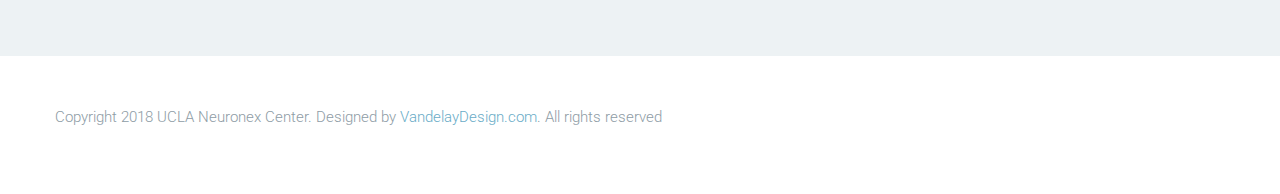
<file: collaborators.html>
<!DOCTYPE html>
<html lang="en">
	<head>
		<meta charset="UTF-8">
		<meta http-equiv="X-UA-Compatible" content="IE=edge">
		<meta name="viewport" content="width=device-width, initial-scale=1.0,maximum-scale=1">
		
		<title>Collaborators</title>

		<!-- Loading third party fonts -->
		<link href="http://fonts.googleapis.com/css?family=Roboto:300,400,700|" rel="stylesheet" type="text/css">
		<link href="fonts/font-awesome.min.css" rel="stylesheet" type="text/css">

		<!-- Loading main css file -->
		<link rel="stylesheet" href="style.css">
		
		<!--[if lt IE 9]>
		<script src="js/ie-support/html5.js"></script>
		<script src="js/ie-support/respond.js"></script>
		<![endif]-->

	</head>


	<body>
		
		<div class="site-content">
			<header class="site-header" data-bg-image="">
				<div class="container">
					<div class="header-bar">
						<a href="index.html" class="branding">
							<img src="images/University_of_California_Los_Angeles_logo.jpg" alt="" class="logo">
							<div class="logo-type">
								<h1 class="site-title"><font size = +3>UCLA    Miniature    Microscope    NeuroNex    Center</font></h1>
								<!--<small class="site-description">Tagline goes her</small>-->
							</div>
						</a>

						<nav class="main-navigation">
							<button class="menu-toggle"><i class="fa fa-bars"></i></button>
							<ul class="menu">
								<li class="home menu-item"><a href="index.html"><img src="images/home-icon.png" alt="Home"></a></li>
								<li class="menu-item"><a href="about.html">Faculty</a></li>
								<li class="menu-item current-menu-item"><a href="collaborators.html">Collaborators</a></li>
								<li class="menu-item"><a href="projects.html">Our projects</a></li>
                                <li class="menu-item"><a href="publications.html">Publications</a></li>
                                <li class="menu-item"><a href="links.html">Links</a></li>
								<li class="menu-item"><a href="contact.html">Contact</a></li>
							</ul>
						</nav>

						<div class="mobile-navigation"></div>
					</div>
				</div>
			</header>

			<div class="page-head" data-bg-image="images/header.jpg">
				<div class="container">
					<h2 class="page-title">Collaborators</h2>
					<!--<small>Nemo enim ipsam voluptatem quia voluptas sit aspernatur aut odit aut fugit consequuntur magni </small> -->
				</div>
			</div>

			<!--<main class="main-content">
				<div class="fullwidth-block">
					<div class="container">
						<div class="row">
							<div class="col-md-4">
								<h2 class="section-title">Why choose us?</h2>
								<ol class="circle">
									<li>
										<h3>Dignissimos ducimus blanditiis</h3>
										<p>Molestias excepturi sint occaecati cupiditate provident similique sunt culpa. omnis iste natus voluptatem.</p>
									</li>
									<li>
										<h3>Accusantium doloremque totam</h3>
										<p>Molestias excepturi sint occaecati cupiditate provident similique sunt culpa. omnis iste natus voluptatem.</p>
									</li>
									<li>
										<h3>Cusamus dignissimos ducimus</h3>
										<p>Molestias excepturi sint occaecati cupiditate provident similique sunt culpa. omnis iste natus voluptatem.</p>
									</li>
								</ol>
							</div>
							<div class="col-md-4">
								<h2 class="section-title">Usefull links</h2>
								<p>Nemo mollitia iste quis sed iure tempora dolore incidunt praesentium aspernatur! Praesentium impedit aperiam, commodi magnam accusamus nobis. Quia, velit sunt asperiores?</p>
								<ul class="arrow-list has-border">
									<li>Praesentium voluptatum deleniti atque dolores </li>
									<li>Corrupti quos et quas molestias excepturi</li>
									<li>Occaecati cupiditate non provident similique</li>
									<li>Nam libero tempore, cum soluta nobis eligendi</li>
									<li>Iditate non provident, similique sunt in culpa</li>
									<li>Officia deserunt mollitia animi distinctio laborum</li>
									<li>Dolorum fuga harum quidem rerum facilis</li>
								</ul>
							</div>
							<div class="col-md-4">
								<h2 class="section-title">Testimonials</h2>
								<ul class="testimonial-list">
									<li>
										<blockquote>
											<p>Lorem ipsum dolor sit amet, consectetur adipiscing elit, sed do eiusmod tempor incididunt ut labore et dolore magna aliqua enim ad minim veniam, quis</p>
											<cite>Anthony Rubbens</cite>
										</blockquote>
									</li>
									<li>
										<blockquote>
											<p>Lorem ipsum dolor sit amet, consectetur adipiscing elit, sed do eiusmod tempor incididunt ut labore et dolore magna aliqua enim ad minim veniam, quis</p>
											<cite>Anthony Rubbens</cite>
										</blockquote>
									</li>
									<li>
										<blockquote>
											<p>Lorem ipsum dolor sit amet, consectetur adipiscing elit, sed do eiusmod tempor incididunt ut labore et dolore magna aliqua enim ad minim veniam, quis</p>
											<cite>Anthony Rubbens</cite>
										</blockquote>
									</li>
								</ul>
							</div>
						</div> <!-- .row -->
				<!--	</div> <!-- .container -->		
				<!--</div> <!-- .fullwidth-block --> 

				<div class="fullwidth-block" data-bg-color="#edf2f4">
					<div class="container">
						<h2 class="section-title">Our team</h2>
						<div class="row">
							<div class="col-md-3">
								<div class="team">
									<img src="images/Yang_Dan.jpg" alt="" class="team-image">
									<h3 class="team-name">Yang Dan</h3>
									<p>UC Berkeley</p>
									<!--<div class="social-links">
										<a href=""><i class="fa fa-facebook"></i></a>
										<a href=""><i class="fa fa-twitter"></i></a>
										<a href=""><i class="fa fa-google-plus"></i></a>
										<a href=""><i class="fa fa-pinterest"></i></a>
									</div> -->
								</div>
							</div>
							<div class="col-md-3">
								<div class="team">
									<img src="images/Yartsev_Michael.jpg" alt="" class="team-image">
									<h3 class="team-name">Michael M. Yartsev</h3>
									<p>UC Berkeley</p>
									<!--<div class="social-links">
										<a href=""><i class="fa fa-facebook"></i></a>
										<a href=""><i class="fa fa-twitter"></i></a>
										<a href=""><i class="fa fa-google-plus"></i></a>
										<a href=""><i class="fa fa-pinterest"></i></a>
									</div> -->
								</div>
							</div>
							<div class="col-md-3">
								<div class="team">
									<img src="images/halassa_0.jpg" alt="" class="team-image">
									<h3 class="team-name">Michael Halassa</h3>
									<p>MIT</p>
									<!--<div class="social-links">
										<a href=""><i class="fa fa-facebook"></i></a>
										<a href=""><i class="fa fa-twitter"></i></a>
										<a href=""><i class="fa fa-google-plus"></i></a>
										<a href=""><i class="fa fa-pinterest"></i></a>
									</div> -->
								</div>
							</div>
							<div class="col-md-3">
								<div class="team">
									<img src="images/ivan_soltesz.jpg" alt="" class="team-image">
									<h3 class="team-name">Ivan Soltesz</h3>
									<p>Stanford University</p>
									<!--<div class="social-links">
										<a href=""><i class="fa fa-facebook"></i></a>
										<a href=""><i class="fa fa-twitter"></i></a>
										<a href=""><i class="fa fa-google-plus"></i></a>
										<a href=""><i class="fa fa-pinterest"></i></a>
									</div> -->
								</div>
							</div>
                            <div class="col-md-3">
								<div class="team">
									<img src="images/Rusty_gage.jpg" alt="" class="team-image">
									<h3 class="team-name">Rusty Gage</h3>
									<p>Salk Institute</p>
									<!--<div class="social-links">
										<a href=""><i class="fa fa-facebook"></i></a>
										<a href=""><i class="fa fa-twitter"></i></a>
										<a href=""><i class="fa fa-google-plus"></i></a>
										<a href=""><i class="fa fa-pinterest"></i></a>
									</div> -->
								</div>
							</div>
                            <div class="col-md-3">
								<div class="team">
									<img src="images/Doris_Tsao.jpg" alt="" class="team-image">
									<h3 class="team-name">Doris Tsao</h3>
									<p>Caltech</p>
									<!--<div class="social-links">
										<a href=""><i class="fa fa-facebook"></i></a>
										<a href=""><i class="fa fa-twitter"></i></a>
										<a href=""><i class="fa fa-google-plus"></i></a>
										<a href=""><i class="fa fa-pinterest"></i></a>
									</div> -->
								</div>
							</div>
                            <div class="col-md-3">
								<div class="team">
									<img src="images/aryn_gittis.jpg" alt="" class="team-image">
									<h3 class="team-name">Aryn Gittis</h3>
									<p>CMU</p>
									<!--<div class="social-links">
										<a href=""><i class="fa fa-facebook"></i></a>
										<a href=""><i class="fa fa-twitter"></i></a>
										<a href=""><i class="fa fa-google-plus"></i></a>
										<a href=""><i class="fa fa-pinterest"></i></a>
									</div> -->
								</div>
							</div>
                            <div class="col-md-3">
								<div class="team">
									<img src="images/Matt_wilson.jpg" alt="" class="team-image">
									<h3 class="team-name">Matthew Wilson</h3>
									<p>MIT</p>
									<!--<div class="social-links">
										<a href=""><i class="fa fa-facebook"></i></a>
										<a href=""><i class="fa fa-twitter"></i></a>
										<a href=""><i class="fa fa-google-plus"></i></a>
										<a href=""><i class="fa fa-pinterest"></i></a>
									</div> -->
								</div>
							</div>
                            <div class="col-md-3">
								<div class="team">
									<img src="images/michael_p_stryker.jpg" alt="" class="team-image">
									<h3 class="team-name">Michael Stryker</h3>
									<p>UCSF</p>
									<!--<div class="social-links">
										<a href=""><i class="fa fa-facebook"></i></a>
										<a href=""><i class="fa fa-twitter"></i></a>
										<a href=""><i class="fa fa-google-plus"></i></a>
										<a href=""><i class="fa fa-pinterest"></i></a>
									</div> -->
								</div>
							</div>
                            <div class="col-md-3">
								<div class="team">
									<img src="images/Michael_Long.jpg" alt="" class="team-image">
									<h3 class="team-name">Michael Long</h3>
									<p>NYU</p>
									<!--<div class="social-links">
										<a href=""><i class="fa fa-facebook"></i></a>
										<a href=""><i class="fa fa-twitter"></i></a>
										<a href=""><i class="fa fa-google-plus"></i></a>
										<a href=""><i class="fa fa-pinterest"></i></a>
									</div> -->
								</div>
							</div>
                            <div class="col-md-3">
								<div class="team">
									<img src="images/Meister_Markus.jpg" alt="" class="team-image">
									<h3 class="team-name">Markus Meister</h3>
									<p>Caltech</p>
									<!--<div class="social-links">
										<a href=""><i class="fa fa-facebook"></i></a>
										<a href=""><i class="fa fa-twitter"></i></a>
										<a href=""><i class="fa fa-google-plus"></i></a>
										<a href=""><i class="fa fa-pinterest"></i></a>
									</div> -->
								</div>
							</div>
                            <div class="col-md-3">
								<div class="team">
									<img src="images/litke.jpg" alt="" class="team-image">
									<h3 class="team-name">Alan Litke</h3>
									<p>UC Santa Cruz</p>
									<!--<div class="social-links">
										<a href=""><i class="fa fa-facebook"></i></a>
										<a href=""><i class="fa fa-twitter"></i></a>
										<a href=""><i class="fa fa-google-plus"></i></a>
										<a href=""><i class="fa fa-pinterest"></i></a>
									</div> -->
								</div>
							</div>
                            <div class="col-md-3">
								<div class="team">
									<img src="images/Ed_Callaway.jpg" alt="" class="team-image">
									<h3 class="team-name">Edward M Callaway</h3>
									<p>The Salk Institute for Biological Studies</p>
									<!--<div class="social-links">
										<a href=""><i class="fa fa-facebook"></i></a>
										<a href=""><i class="fa fa-twitter"></i></a>
										<a href=""><i class="fa fa-google-plus"></i></a>
										<a href=""><i class="fa fa-pinterest"></i></a>
									</div> -->
								</div>
							</div>
                            <div class="col-md-3">
								<div class="team">
									<img src="images/Alexander_Chubykin.JPG" alt="" class="team-image">
									<h3 class="team-name">Alex Chubykin</h3>
									<p>Purdue</p>
									<!--<div class="social-links">
										<a href=""><i class="fa fa-facebook"></i></a>
										<a href=""><i class="fa fa-twitter"></i></a>
										<a href=""><i class="fa fa-google-plus"></i></a>
										<a href=""><i class="fa fa-pinterest"></i></a>
									</div> -->
								</div>
							</div>
                            <div class="col-md-3">
								<div class="team">
									<img src="images/KnierimJHU%20(1).jpg" alt="" class="team-image">
									<h3 class="team-name">James Knierim</h3>
									<p>John Hopkins</p>
									<!--<div class="social-links">
										<a href=""><i class="fa fa-facebook"></i></a>
										<a href=""><i class="fa fa-twitter"></i></a>
										<a href=""><i class="fa fa-google-plus"></i></a>
										<a href=""><i class="fa fa-pinterest"></i></a>
									</div> -->
								</div>
							</div>
                            
						</div> <!-- .row -->
					</div> <!-- .container -->
				</div>

				<!--<div class="fullwidth-block">
					<div class="container">
						<div class="row">
							<div class="col-md-6">
								<div class="checked-box">
									<h3>Numquam eius modi tempora incidunt ut labore</h3>
									<p>Voluptatem accusantium doloremque laudantium totam aperiam, eaque ipsa quae ab illo inventore veritatis quasi architecto beatae vitae dicta sunt explicabo nemo enim ipsam voluptatem voluptas.</p>
								</div>

								<div class="checked-box">
									<h3>Numquam eius modi tempora incidunt ut labore</h3>
									<p>Voluptatem accusantium doloremque laudantium totam aperiam, eaque ipsa quae ab illo inventore veritatis quasi architecto beatae vitae dicta sunt explicabo nemo enim ipsam voluptatem voluptas.</p>
								</div>

								<div class="checked-box">
									<h3>Numquam eius modi tempora incidunt ut labore</h3>
									<p>Voluptatem accusantium doloremque laudantium totam aperiam, eaque ipsa quae ab illo inventore veritatis quasi architecto beatae vitae dicta sunt explicabo nemo enim ipsam voluptatem voluptas.</p>
								</div>
							</div>

							<div class="col-md-6">
								<div class="checked-box">
									<h3>Numquam eius modi tempora incidunt ut labore</h3>
									<p>Voluptatem accusantium doloremque laudantium totam aperiam, eaque ipsa quae ab illo inventore veritatis quasi architecto beatae vitae dicta sunt explicabo nemo enim ipsam voluptatem voluptas.</p>
								</div>

								<div class="checked-box">
									<h3>Numquam eius modi tempora incidunt ut labore</h3>
									<p>Voluptatem accusantium doloremque laudantium totam aperiam, eaque ipsa quae ab illo inventore veritatis quasi architecto beatae vitae dicta sunt explicabo nemo enim ipsam voluptatem voluptas.</p>
								</div>

								<div class="checked-box">
									<h3>Numquam eius modi tempora incidunt ut labore</h3>
									<p>Voluptatem accusantium doloremque laudantium totam aperiam, eaque ipsa quae ab illo inventore veritatis quasi architecto beatae vitae dicta sunt explicabo nemo enim ipsam voluptatem voluptas.</p>
								</div>
							</div>
						</div>
					</div>
				</div>-->
			

			<!--	<div class="fullwidth-block" data-bg-color="#edf2f4">
					<div class="container">
						<div class="subscribe-form">
							<h2>Join our newsletter</h2>
							<form action="#">
								<input type="text" placeholder="Enter your email">
								<input type="submit" value="Subscribe">
							</form>
						</div>
					</div>
				</div> -->

			</main> <!-- .main-content -->

			<footer class="site-footer">
				<div class="container">
					<div class="row">
						<!--<div class="col-md-12">
							<div class="widget">
								<h3 class="widget-title">Our address</h3>
								<strong>Company name INC</strong>
								<address>592 Avenue Street, Los Angeles, CA 90012</address>
								<a href="tel:+1 800 931 812">+1 800 931 812</a> <br>
								<a href="mailto:office@companyname.com">office@companyname.com</a>
							</div>
						</div>-->
						<!--<div class="col-md-3">
							<div class="widget">
								<h3 class="widget-title">Press room</h3>
								<ul class="arrow-list">
									<li><a href="#">Accusantium doloremque</a></li> 
									<li><a href="#">Laudantium totam aperiam</a></li>
									<li><a href="#">Eaque ipsa quae illo inventore</a></li> 
									<li><a href="#">Veritatis et quasi architecto</a></li>
									<li><a href="#">Vitae dicta sunt explicabo</a></li>
								</ul>
							</div>
						</div>
						<div class="col-md-3">
							<div class="widget">
								<h3 class="widget-title">Research summary</h3>
								<ul class="arrow-list">
									<li><a href="#">Accusantium doloremque</a></li> 
									<li><a href="#">Laudantium totam aperiam</a></li>
									<li><a href="#">Eaque ipsa quae illo inventore</a></li> 
									<li><a href="#">Veritatis et quasi architecto</a></li>
									<li><a href="#">Vitae dicta sunt explicabo</a></li>
								</ul>
							</div>
						</div>
						<div class="col-md-3">
							<div class="widget">
								<h3 class="widget-title">Social media</h3>
								<p>Deserunt mollitia animi id est laborum dolorum fuga harum quidem rerum facilis.</p>
								<div class="social-links">
									<a href="#"><i class="fa fa-facebook"></i></a>
									<a href="#"><i class="fa fa-twitter"></i></a>
									<a href="#"><i class="fa fa-google-plus"></i></a>
									<a href="#"><i class="fa fa-pinterest"></i></a>
								</div>
							</div>
						</div>
					</div>  .row -->

					<p class="colophon">Copyright 2018 UCLA Neuronex Center. Designed by <a href="http://www.vandelaydesign.com/" title="Designed by VandelayDesign.com" target="_blank">VandelayDesign.com</a>. All rights reserved</p>
				</div> <!-- .container -->
			</footer>
		</div>

		<script src="js/jquery-1.11.1.min.js"></script>
		<script src="js/plugins.js"></script>
		<script src="js/app.js"></script>
		
	</body>

</html>
</file>
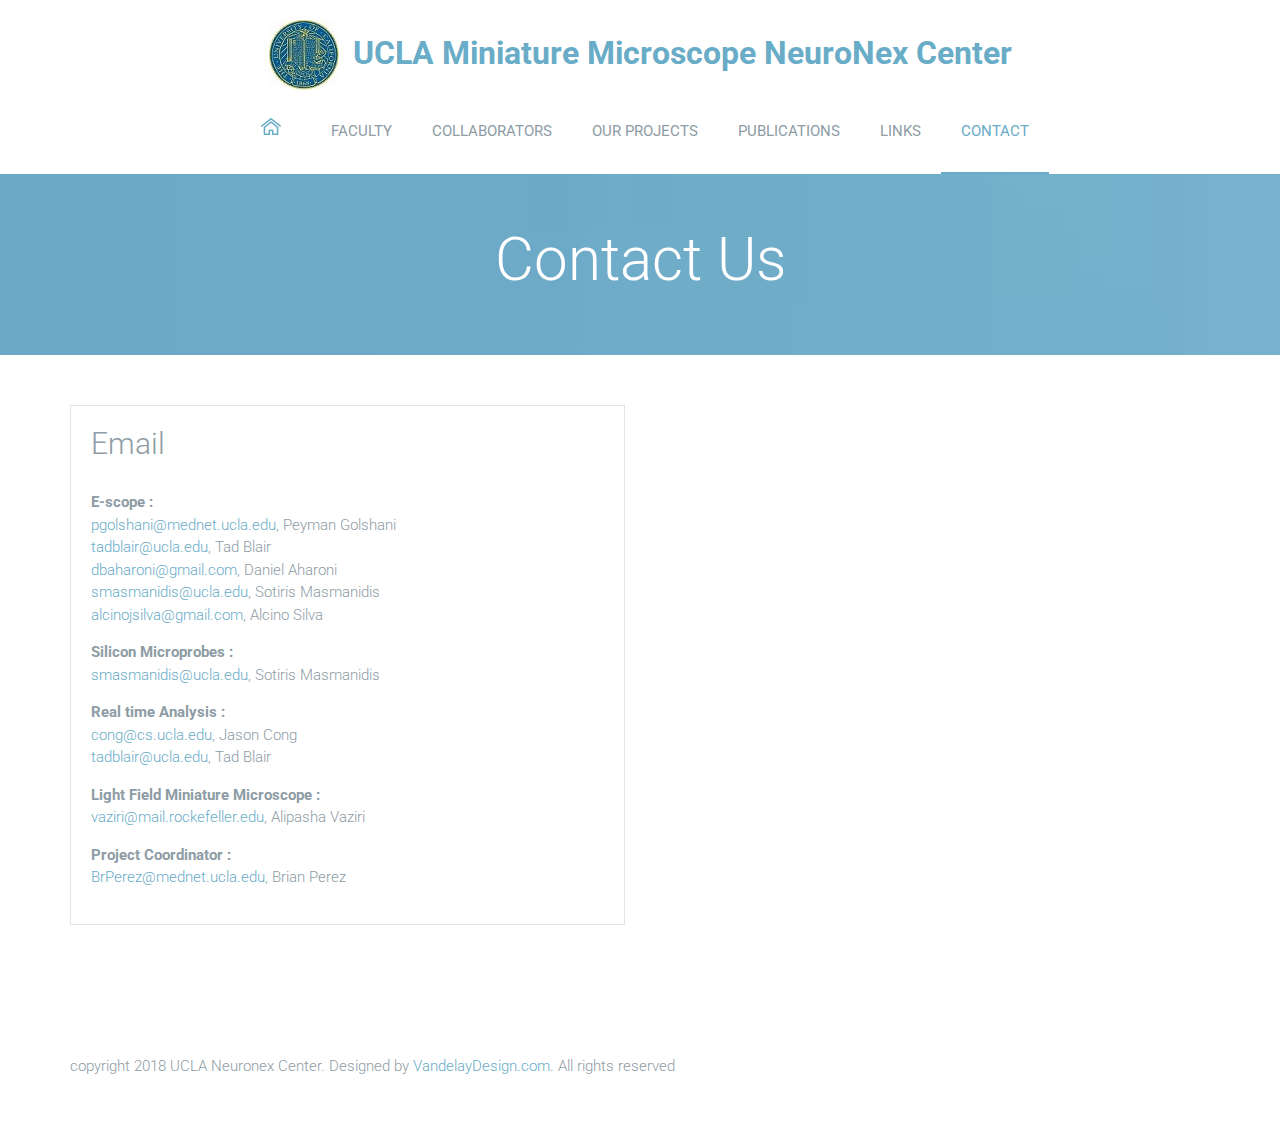
<file: contact.html>
<!DOCTYPE html>
<html lang="en">
	<head>
		<meta charset="UTF-8">
		<meta http-equiv="X-UA-Compatible" content="IE=edge">
		<meta name="viewport" content="width=device-width, initial-scale=1.0,maximum-scale=1">
		
		<title>Contact</title>

		<!-- Loading third party fonts -->
		<link href="http://fonts.googleapis.com/css?family=Roboto:300,400,700|" rel="stylesheet" type="text/css">
		<link href="fonts/font-awesome.min.css" rel="stylesheet" type="text/css">

		<!-- Loading main css file -->
		<link rel="stylesheet" href="style.css">
		
		<!--[if lt IE 9]>
		<script src="js/ie-support/html5.js"></script>
		<script src="js/ie-support/respond.js"></script>
		<![endif]-->

	</head>


	<body>
		
		<div class="site-content">
			<header class="site-header" data-bg-image="">
				<div class="container">
					<div class="header-bar">
						<a href="index.html" class="branding">
							<img src="images/University_of_California_Los_Angeles_logo.jpg" alt="" class="logo">
							<div class="logo-type">
								<h1 class="site-title"><font size = +3>UCLA    Miniature    Microscope    NeuroNex    Center</font></h1>
								<!--<small class="site-description">Tagline goes her</small>-->
							</div>
						</a>

						<nav class="main-navigation">
							<button class="menu-toggle"><i class="fa fa-bars"></i></button>
							<ul class="menu">
								<li class="home menu-item"><a href="index.html"><img src="images/home-icon.png" alt="Home"></a></li>
								<li class="menu-item"><a href="about.html">Faculty</a></li>
								<li class="menu-item"><a href="collaborators.html">Collaborators</a></li>
								<li class="menu-item"><a href="projects.html">Our projects</a></li>
                                <li class="menu-item"><a href="publications.html">Publications</a></li>
                                <li class="menu-item"><a href="links.html">Links</a></li>
								<li class="menu-item current-menu-item"><a href="contact.html">Contact</a></li>
							</ul>
						</nav>

						<div class="mobile-navigation"></div>
					</div>
				</div>
			</header>

			<div class="page-head" data-bg-image="images/header.jpg">
				<div class="container">
					<h2 class="page-title">Contact Us</h2>
					<small></small>
				</div>
			</div>

			<main class="main-content">
				
				<div class="fullwidth-block">
					<div class="container">
						<!-- <div class="map" data-latitude="-6.897789" data-longitude="107.621735"></div>-->

						 <div class="row">
						 	<!--<div class="col-md-4">
						 		<div class="boxed-content">
						 			<h2 class="section-title">Address</h2>
						 			<address>
						 				<p>Peyman Golshani</p>
										<p>710 Westwood Plaza
Los Angeles, CA 90095</p>
									</address>
						 		</div>
						 	</div> -->
						 	<!--<div class="col-md-4">
						 		<div class="boxed-content">
						 			<h2 class="section-title">Telephone</h2>
						 			<p><strong>Office:</strong> +1 800 321 431</p>
									<p><strong>Support:</strong> +1 800 903 412</p>
						 		</div>
						 	</div>-->
						 	<div class="col-md-6">
						 		<div class="boxed-content">
						 			<h2 class="section-title">Email</h2>
						 			<p><strong>E-scope :</strong> <br/> <a href="mailto:pgolshani@mednet.ucla.edu">pgolshani@mednet.ucla.edu</a>, Peyman Golshani<br/>
                                    <a href="mailto:tadblair@ucla.edu">tadblair@ucla.edu</a>, Tad Blair<br/>
                                    <a href="mailto:dbaharoni@gmail.com">dbaharoni@gmail.com</a>, Daniel Aharoni<br/>
                                    <a href="mailto:smasmanidis@ucla.edu">smasmanidis@ucla.edu</a>, Sotiris Masmanidis<br/>
                                    <a href="mailto:alcinojsilva@gmail.com">alcinojsilva@gmail.com</a>, Alcino Silva</p>
                                    <p><strong>Silicon Microprobes :</strong> <br/><a href="mailto:smasmanidis@ucla.edu">smasmanidis@ucla.edu</a>, Sotiris Masmanidis</p>
                                    <p><strong>Real time Analysis :</strong> <br/><a href="mailto: cong@cs.ucla.edu">cong@cs.ucla.edu</a>, Jason Cong<br/>
                                    <a href="mailto:tadblair@ucla.edu">tadblair@ucla.edu</a>, Tad Blair<br/></p>
                                    <p><strong>Light Field Miniature Microscope :</strong><br/> <a href="mailto:vaziri@mail.rockefeller.edu"> vaziri@mail.rockefeller.edu</a>, Alipasha Vaziri</p>
                                    <p><strong>Project Coordinator :</strong> <br/><a href="mailto:BrPerez@mednet.ucla.edu">BrPerez@mednet.ucla.edu</a>, Brian Perez</p>
									
						 		</div>
						 	</div>
						 </div>

						<!-- <div class="row contact-form">
						 	<form action="#">
						 		<div class="col-md-4">
						 			<p><input type="text" placeholder="Your name..."></p>
						 			<p><input type="text" placeholder="Email..."></p>
						 			<p><input type="text" placeholder="Website..."></p>
						 		</div>
						 		<div class="col-md-8">
						 			<p>
						 				<textarea name="" placeholder="Message"></textarea>
						 			</p>
						 			<p class="text-right">
						 				<input type="submit" value="Send message">
						 			</p>
						 		</div>
						 	</form>
						 </div>-->
					</div>
				</div>

				<!--<div class="fullwidth-block" data-bg-color="#edf2f4">
					<div class="container">
						<div class="subscribe-form">
							<h2>Join our newsletter</h2>
							<form action="#">
								<input type="text" placeholder="Enter your email">
								<input type="submit" value="Subscribe">
							</form>
						</div>
					</div>
				</div> -->

			</main> <!-- .main-content -->

			<footer class="site-footer">
				<div class="container">
					<div class="row">
						<!--<div class="col-md-12">
							<div class="widget">
								<h3 class="widget-title">Our address</h3>
								<strong>Company name INC</strong>
								<address>592 Avenue Street, Los Angeles, CA 90012</address>
								<a href="tel:+1 800 931 812">+1 800 931 812</a> <br>
								<a href="mailto:office@companyname.com">office@companyname.com</a>
							</div>
						</div>-->
						<!--<div class="col-md-3">
							<div class="widget">
								<h3 class="widget-title">Press room</h3>
								<ul class="arrow-list">
									<li><a href="#">Accusantium doloremque</a></li> 
									<li><a href="#">Laudantium totam aperiam</a></li>
									<li><a href="#">Eaque ipsa quae illo inventore</a></li> 
									<li><a href="#">Veritatis et quasi architecto</a></li>
									<li><a href="#">Vitae dicta sunt explicabo</a></li>
								</ul>
							</div>
						</div>
						<div class="col-md-3">
							<div class="widget">
								<h3 class="widget-title">Research summary</h3>
								<ul class="arrow-list">
									<li><a href="#">Accusantium doloremque</a></li> 
									<li><a href="#">Laudantium totam aperiam</a></li>
									<li><a href="#">Eaque ipsa quae illo inventore</a></li> 
									<li><a href="#">Veritatis et quasi architecto</a></li>
									<li><a href="#">Vitae dicta sunt explicabo</a></li>
								</ul>
							</div>
						</div>
						<div class="col-md-3">
							<div class="widget">
								<h3 class="widget-title">Social media</h3>
								<p>Deserunt mollitia animi id est laborum dolorum fuga harum quidem rerum facilis.</p>
								<div class="social-links">
									<a href="#"><i class="fa fa-facebook"></i></a>
									<a href="#"><i class="fa fa-twitter"></i></a>
									<a href="#"><i class="fa fa-google-plus"></i></a>
									<a href="#"><i class="fa fa-pinterest"></i></a>
								</div>
							</div>
						</div> -->
					</div> <!-- .row -->

					<p class="colophon">copyright 2018 UCLA Neuronex Center. Designed by <a href="http://www.vandelaydesign.com/" title="Designed by VandelayDesign.com" target="_blank">VandelayDesign.com</a>. All rights reserved</p>
				</div> <!-- .container -->
			</footer>
		</div>

		<script src="js/jquery-1.11.1.min.js"></script>
		<script type="text/javascript" src="http://maps.google.com/maps/api/js?sensor=false&amp;language=en"></script>
		<script src="js/plugins.js"></script>
		<script src="js/app.js"></script>
		
	</body>

</html>
</file>
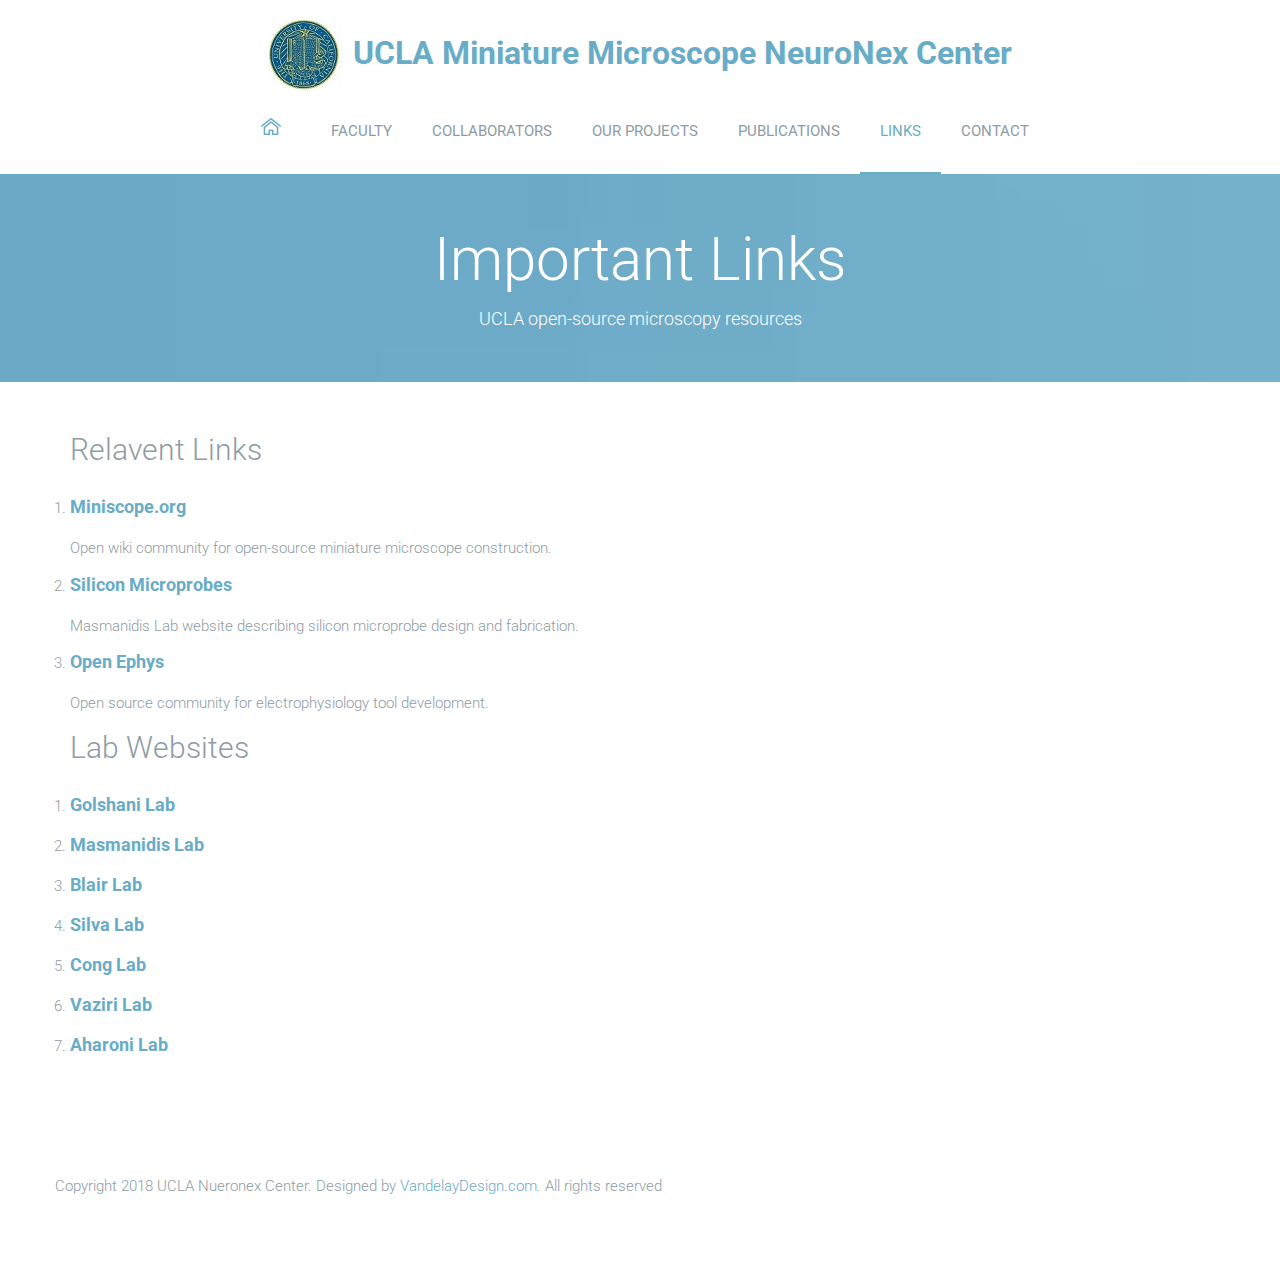
<file: links.html>
<!DOCTYPE html>
<html lang="en">
	<head>
		<meta charset="UTF-8">
		<meta http-equiv="X-UA-Compatible" content="IE=edge">
		<meta name="viewport" content="width=device-width, initial-scale=1.0,maximum-scale=1">
		
		<title>Links</title>

		<!-- Loading third party fonts -->
		<link href="http://fonts.googleapis.com/css?family=Roboto:300,400,700|" rel="stylesheet" type="text/css">
		<link href="fonts/font-awesome.min.css" rel="stylesheet" type="text/css">

		<!-- Loading main css file -->
		<link rel="stylesheet" href="style.css">
		
		<!--[if lt IE 9]>
		<script src="js/ie-support/html5.js"></script>
		<script src="js/ie-support/respond.js"></script>
		<![endif]-->

	</head>


	<body>
		
		<div class="site-content">
			<header class="site-header" data-bg-image="">
				<div class="container">
					<div class="header-bar">
						<a href="index.html" class="branding">
							<img src="images/University_of_California_Los_Angeles_logo.jpg" alt="" class="logo">
							<div class="logo-type">
								<h1 class="site-title"><font size = +3>UCLA    Miniature    Microscope    NeuroNex    Center</font></h1>
								<!--<small class="site-description">Tagline goes her</small>-->
							</div>
						</a>

						<nav class="main-navigation">
							<button class="menu-toggle"><i class="fa fa-bars"></i></button>
							<ul class="menu">
								<li class="home menu-item"><a href="index.html"><img src="images/home-icon.png" alt="Home"></a></li>
								<li class="menu-item"><a href="about.html">Faculty</a></li>
								<li class="menu-item"><a href="collaborators.html">Collaborators</a></li>
								<li class="menu-item"><a href="projects.html">Our projects</a></li>
                                <li class="menu-item"><a href="publications.html">Publications</a></li>
                                <li class="menu-item current-menu-item"><a href="links.html">Links</a></li>
								<li class="menu-item"><a href="contact.html">Contact</a></li>
							</ul>
						</nav>

						<div class="mobile-navigation"></div>
					</div>
				</div>
			</header>

			<div class="page-head" data-bg-image="images/header.jpg">
				<div class="container">
					<h2 class="page-title">Important Links</h2>
					<small>UCLA open-source microscopy resources</small>
				</div>
			</div>

			<main class="main-content">

				<div class="fullwidth-block">
					<div class="container">
                        <h2 class="section-title">Relavent Links</h2>
                        <ol>
                        <li><h3><a href="http://miniscope.org/index.php/Main_Page">Miniscope.org</a></h3> <p>Open wiki community for open-source miniature microscope construction.</p>
									</li>
                        <li><h3><a href="http://masmanidislab.neurobio.ucla.edu/technology.html">Silicon Microprobes</a></h3> <p>Masmanidis Lab website describing silicon microprobe design and fabrication.</p>
                        <li><h3><a href="http://www.open-ephys.org/">Open Ephys</a></h3> <p>Open source community for electrophysiology tool development.</p>
									
                        
                        </ol>
                
                        <h2 class = "section-title">Lab Websites</h2>
                        
                        <ol>
                        <li><h3><a href="https://golshanilab.neurology.ucla.edu/">Golshani Lab</a></h3>
									</li>
                        <li><h3><a href="http://masmanidislab.neurobio.ucla.edu/technology.html">Masmanidis Lab</a></h3> </li>
                        <li><h3><a href="https://www.psych.ucla.edu/faculty/page/tadblair">Blair Lab</a></h3> </li>
                        <li><h3><a href="http://www.silvalab.org/">Silva Lab</a></h3> </li>
                        <li><h3><a href="http://vast.cs.ucla.edu/people/faculty/jason-cong">Cong Lab</a></h3> </li>
                        <li><h3><a href="http://vaziri.rockefeller.edu/">Vaziri Lab</a></h3> </li>
                        <li><h3><a href="http://dbaharoni.com/">Aharoni Lab</a></h3> </li>
                        
									
                        
                        </ol>
                        
                        
                    
						<!--<div class="project-list">
							<div class="project">
								<div class="project-content">
									<figure class="project-image"><img src="images/Capture1.PNG" alt="Project"></figure>
									<h3 class="project-title">Publication1</h3>
									<p>Golshani, Aharoni, Blair, Silva, Masmenidus</p>
									<a href="project.html" class="button">Learn more</a>
								</div>
							</div>
							<div class="project">
								<div class="project-content">
									<figure class="project-image"><img src="images/Capture2.PNG" alt="Project"></figure>
									<h3 class="project-title">Publication2</h3>
									<p>Sohris, Masmenidus</p>
									<a href="project.html" class="button">Learn more</a>
								</div>
							</div>
							<div class="project">
								<div class="project-content">
									<figure class="project-image"><img src="images/Capture3.PNG" alt="Project"></figure>
									<h3 class="project-title">Publication3</h3>
									<p>Tad Blair, Jason Cong</p>
									<a href="project.html" class="button">Learn more</a>
								</div>
							</div>
							<div class="project">
								<div class="project-content">
									<figure class="project-image"><img src="images/project-4.jpg" alt="Project"></figure>
									<h3 class="project-title">Pulication4</h3>
									<p>Dignissimos ducimus blanditiis deleniti atque corrupti quos dolores et quas molestias.</p>
									<a href="project.html" class="button">Learn more</a>
								</div>
							</div> -->
							<!--div class="project">
								<div class="project-content">
									<figure class="project-image"><img src="images/project-5.jpg" alt="Project"></figure>
									<h3 class="project-title">Tempora incidunt labore dolore</h3>
									<p>Dignissimos ducimus blanditiis deleniti atque corrupti quos dolores et quas molestias.</p>
									<a href="project.html" class="button">Learn more</a>
								</div>
							</div>
							<div class="project">
								<div class="project-content">
									<figure class="project-image"><img src="images/project-6.jpg" alt="Project"></figure>
									<h3 class="project-title">Tempora incidunt labore dolore</h3>
									<p>Dignissimos ducimus blanditiis deleniti atque corrupti quos dolores et quas molestias.</p>
									<a href="project.html" class="button">Learn more</a>
								</div>
							</div>-->
						</div>
					</div>
				
			

			<!--	<div class="fullwidth-block" data-bg-color="#edf2f4">
					<div class="container">
						<div class="subscribe-form">
							<h2>Join our newsletter</h2>
							<form action="#">
								<input type="text" placeholder="Enter your email">
								<input type="submit" value="Subscribe">
							</form>
						</div>
					</div>
				</div> -->

			</main> <!-- .main-content -->

			<footer class="site-footer">
				<div class="container">
					<div class="row">
						<!--<div class="col-md-12">
							<div class="widget">
								<h3 class="widget-title">Our address</h3>
								<strong>Company name INC</strong>
								<address>592 Avenue Street, Los Angeles, CA 90012</address>
								<a href="tel:+1 800 931 812">+1 800 931 812</a> <br>
								<a href="mailto:office@companyname.com">office@companyname.com</a>
							</div>
						</div>-->
						<!-- <div class="col-md-3">
							<div class="widget">
								<h3 class="widget-title">Press room</h3>
								<ul class="arrow-list">
									<li><a href="#">Accusantium doloremque</a></li> 
									<li><a href="#">Laudantium totam aperiam</a></li>
									<li><a href="#">Eaque ipsa quae illo inventore</a></li> 
									<li><a href="#">Veritatis et quasi architecto</a></li>
									<li><a href="#">Vitae dicta sunt explicabo</a></li>
								</ul>
							</div>
						</div>
						<div class="col-md-3">
							<div class="widget">
								<h3 class="widget-title">Research summary</h3>
								<ul class="arrow-list">
									<li><a href="#">Accusantium doloremque</a></li> 
									<li><a href="#">Laudantium totam aperiam</a></li>
									<li><a href="#">Eaque ipsa quae illo inventore</a></li> 
									<li><a href="#">Veritatis et quasi architecto</a></li>
									<li><a href="#">Vitae dicta sunt explicabo</a></li>
								</ul>
							</div>
						</div>
						<div class="col-md-3">
							<div class="widget">
								<h3 class="widget-title">Social media</h3>
								<p>Deserunt mollitia animi id est laborum dolorum fuga harum quidem rerum facilis.</p>
								<div class="social-links">
									<a href="#"><i class="fa fa-facebook"></i></a>
									<a href="#"><i class="fa fa-twitter"></i></a>
									<a href="#"><i class="fa fa-google-plus"></i></a>
									<a href="#"><i class="fa fa-pinterest"></i></a>
								</div>
							</div>
						</div>
					</div> .row -->

					<p class="colophon">Copyright 2018 UCLA Nueronex Center. Designed by <a href="http://www.vandelaydesign.com/" title="Designed by VandelayDesign.com" target="_blank">VandelayDesign.com</a>. All rights reserved</p>
				</div> 
                </div><!-- .container -->
			</footer>
		</div>

		<script src="js/jquery-1.11.1.min.js"></script>
		<script src="js/plugins.js"></script>
		<script src="js/app.js"></script>
		
	</body>

</html>
</file>
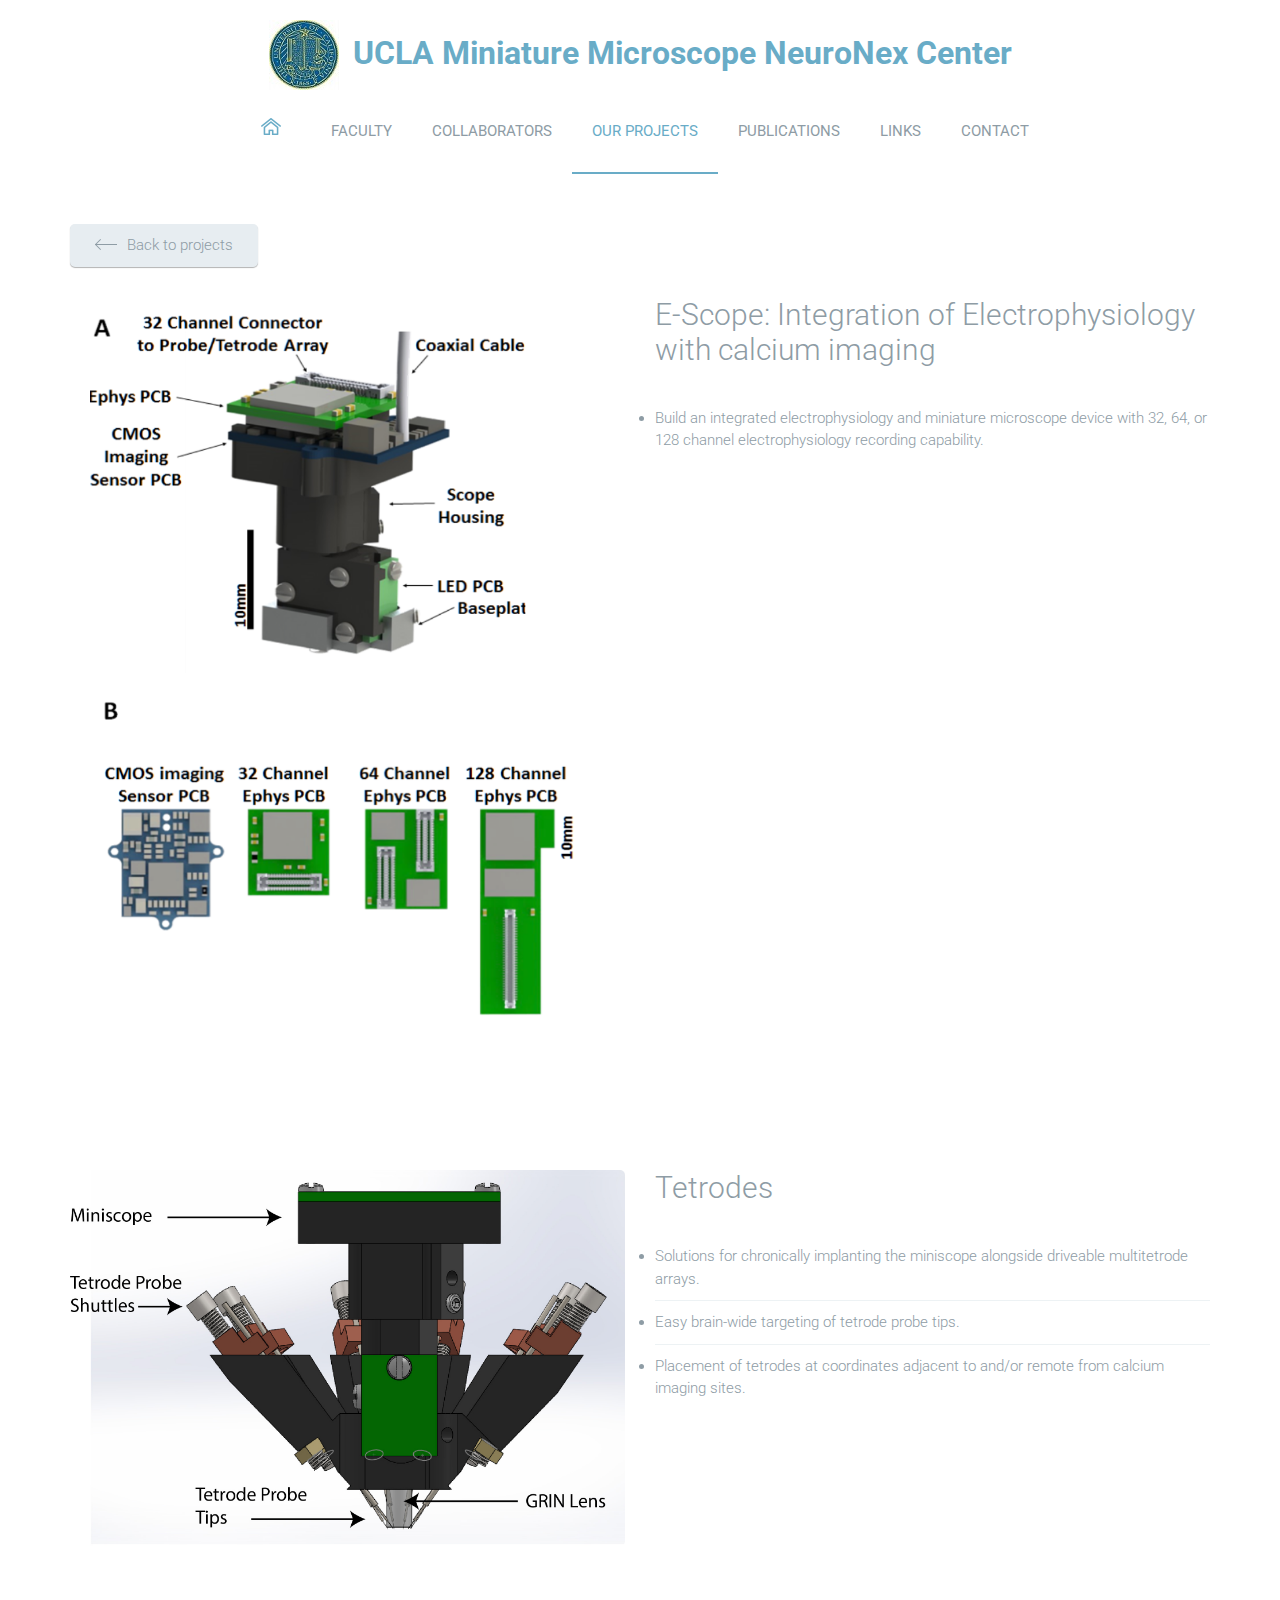
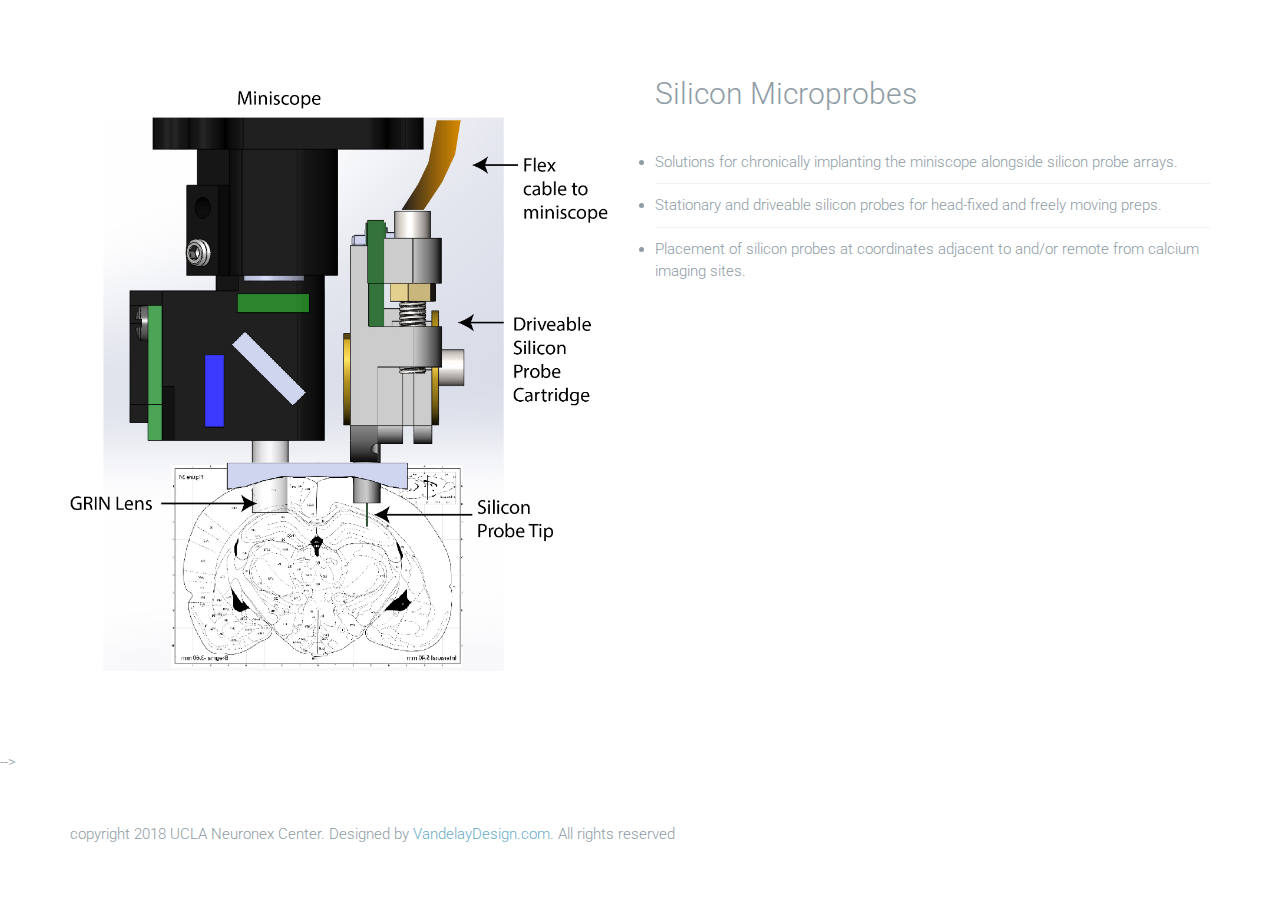
<file: project.html>
<!DOCTYPE html>
<html lang="en">
	<head>
		<meta charset="UTF-8">
		<meta http-equiv="X-UA-Compatible" content="IE=edge">
		<meta name="viewport" content="width=device-width, initial-scale=1.0,maximum-scale=1">
		
		<title>Escope</title>

		<!-- Loading third party fonts -->
		<link href="http://fonts.googleapis.com/css?family=Roboto:300,400,700|" rel="stylesheet" type="text/css">
		<link href="fonts/font-awesome.min.css" rel="stylesheet" type="text/css">

		<!-- Loading main css file -->
		<link rel="stylesheet" href="style.css">
		
		<!--[if lt IE 9]>
		<script src="js/ie-support/html5.js"></script>
		<script src="js/ie-support/respond.js"></script>
		<![endif]-->

	</head>


	<body>
		
		<div class="site-content">
			<header class="site-header" data-bg-image="">
				<div class="container">
					<div class="header-bar">
						<a href="index.html" class="branding">
							<img src="images/University_of_California_Los_Angeles_logo.jpg" alt="" class="logo">
							<div class="logo-type">
								<h1 class="site-title"><font size = +3>UCLA    Miniature    Microscope    NeuroNex    Center</font></h1>
								<!--<small class="site-description">Tagline goes here</small> -->
							</div>
						</a>

						<nav class="main-navigation">
							<button class="menu-toggle"><i class="fa fa-bars"></i></button>
							<ul class="menu">
								<li class="home menu-item"><a href="index.html"><img src="images/home-icon.png" alt="Home"></a></li>
								<li class="menu-item"><a href="about.html">Faculty</a></li>
								<li class="menu-item"><a href="collaborators.html">Collaborators</a></li>
								<li class="menu-item current-menu-item"><a href="projects.html">Our projects</a></li>
                                <li class="menu-item"><a href="publications.html">Publications</a></li>
                                <li class="menu-item"><a href="links.html">Links</a></li>
								<li class="menu-item"><a href="contact.html">Contact</a></li>
							</ul>
						</nav>

						<div class="mobile-navigation"></div>
					</div>
				</div>
			</header>
            
           <!-- <div class="hero">
				<ul class="slides">
					<li data-bg-image="images/ScopeRender2.jpg"> <!--background image for home pag
						<div class="container">
							<div class="slide-content">
								<h2 class="slide-title">TO BUILD AND SHARE</h2>
								<p>New generation miniature microscopes with electrophysiological recording capability </p>
								<a href="#" class="button">See details</a>
							</div>
						</div>
					</li>
					<li data-bg-image="images/ScopeRender2.jpg">
						<div class="container">
							<div class="slide-content">
								<h2 class="slide-title">TO BUILD AND SHARE</h2>
								<p>Silicon microprobes for large-scale electrophysiological recordings</p>
								<a href="http://masmanidislab.neurobio.ucla.edu/technology.html" class="button">See details</a>
							</div>
						</div>
					</li>
					<li data-bg-image="images/ScopeRender2.jpg">
						<div class="container">
							<div class="slide-content">
								<h2 class="slide-title">TO BUILD AND SHARE</h2>
								<p> Real time analysis of feedback capability</p>
								<a href="#" class="button">See details</a>
							</div>
						</div>
					</li>
                	<li data-bg-image="images/ScopeRender2.jpg">
						<div class="container">
							<div class="slide-content">
								<h2 class="slide-title">TO BUILD AND SHARE</h2>
								<p>Light field miniature microscope</p>
								<a href="#" class="button">See details</a>
                                
							</div>
						</div>
					</li>
				</ul>
			</div> -->


			<!--<div class="page-head" data-bg-image="images/page-head-3.jpg">
				<div class="container">
					<h2 class="page-title">Our Projects</h2>
					<small>Nemo enim ipsam voluptatem quia voluptas sit aspernatur aut odit aut fugit consequuntur magni </small>
				</div>
			</div>-->

			<main class="main-content">
				<div class="fullwidth-block">
					<div class="container">
						<a href="projects.html" class="button back"><img src="images/arrow-back.png" alt="">Back to projects</a>
						<div class="row">
							<div class="col-md-6">
								<figure>
									<img src="images/min_escope.png" alt="">
								</figure>
							</div>
							<div class="col-md-6">
								<h2 class="section-title">E-Scope: Integration of Electrophysiology with calcium imaging</h2>
								<ul class="project-info" style = "list-style-type: disc">
                                    <li> Build an integrated electrophysiology and miniature microscope device with 32, 64, or 128 channel electrophysiology recording capability.</li>
                                    <!--<li> This team will be responsible for
developing and refining the optical capabilities of the device, including novel volumetric imaging capabilities.
Dr. Golshani and Dr. Silva have led the team that previously built, tested, and shared a new generation of
low-cost UCLA miniature microscopes, which are now being used by over 100 laboratories. Dr. Golshani,
a highly experienced expert in calcium imaging, will serve as the contact PI for the grant. </li>
                                    <li> Under this proposal, we will significantly enhance capabilities
by developing an “E-scope” for integrated chronic electrophysiological recording and calcium imaging. </li>
                                    <li> Of
note, in the past GRIN lens supply was limited to one company (GRINTECH) who had difficulty providing
the sufficient number of lenses to the open-source community. In the last year we have tested lenses from
a different manufacturer (GoFoton), and these lenses function just as well as other lenses in our system.
This manufacturer has a much larger capacity for GRIN lens manufacturing, and is excited to work with the
open-source miniature microscope community. </li>-->
                                    
									
								</ul>
							</div>
						</div>

						<!--<div class="row">
							<div class="col-md-6">
								<p>Sed ut perspiciatis unde omnis iste natus error sit voluptatem accusantium doloremque laudantium, totam rem aperiam, eaque ipsa quae ab illo inventore veritatis et quasi architecto beatae vitae dicta sunt explicabo. Nemo enim ipsam voluptatem quia voluptas sit aspernatur aut odit aut fugit, sed quia consequuntur magni dolores eos qui ratione voluptatem sequi nesciunt. Neque porro quisquam est, qui dolorem ipsum quia dolor sit amet, consectetur, adipisci velit, sed quia non.</p>

								<p>incidunt ut labore et dolore magnam aliquam quaerat voluptatem. Ut enim ad minima veniam, quis nostrum exercitationem ullam corporis suscipit laboriosam, nisi ut aliquid ex ea commodi consequatur? Quis autem vel eum iure reprehenderit qui in ea voluptate velit esse quam nihil molestiae consequatur, vel illum dolorem.</p>
							</div>
							<div class="col-md-6">
								<p>Sed ut perspiciatis unde omnis iste natus error sit voluptatem accusantium doloremque laudantium, totam rem aperiam, eaque ipsa quae ab illo inventore veritatis et quasi architecto beatae vitae dicta sunt explicabo. Nemo enim ipsam voluptatem quia voluptas sit aspernatur aut odit aut fugit, sed quia consequuntur magni dolores eos qui ratione voluptatem sequi nesciunt. Neque porro quisquam est, qui dolorem ipsum quia dolor sit amet, consectetur, adipisci velit, sed quia non.</p>

								<p>incidunt ut labore et dolore magnam aliquam quaerat voluptatem. Ut enim ad minima veniam, quis nostrum exercitationem ullam corporis suscipit laboriosam, nisi ut aliquid ex ea commodi consequatur? Quis autem vel eum iure reprehenderit qui in ea voluptate velit esse quam nihil molestiae consequatur, vel illum dolorem.</p>
							</div>
						</div> -->
					</div>
				</div>
                <div class="fullwidth-block">
					<div class="container">
						
						<div class="row">
							<div class="col-md-6">
								<figure>
									<img src="images/mnin_ephys_1.jpg" alt="">
								</figure>
							</div>
							<div class="col-md-6">
								<h2 class="section-title">Tetrodes</h2>
								<ul class="project-info" style = "list-style-type: disc">
                                    <li>Solutions for chronically implanting the miniscope alongside driveable multitetrode arrays.</li>
                                    <li>Easy brain-wide targeting of tetrode probe tips.</li>
                                    <li>Placement of tetrodes at coordinates adjacent to and/or remote from calcium imaging sites.</li>
                                    <!--<li> This team will be responsible for
developing and refining the optical capabilities of the device, including novel volumetric imaging capabilities.
Dr. Golshani and Dr. Silva have led the team that previously built, tested, and shared a new generation of
low-cost UCLA miniature microscopes, which are now being used by over 100 laboratories. Dr. Golshani,
a highly experienced expert in calcium imaging, will serve as the contact PI for the grant. </li>
                                    <li> Under this proposal, we will significantly enhance capabilities
by developing an “E-scope” for integrated chronic electrophysiological recording and calcium imaging. </li>
                                    <li> Of
note, in the past GRIN lens supply was limited to one company (GRINTECH) who had difficulty providing
the sufficient number of lenses to the open-source community. In the last year we have tested lenses from
a different manufacturer (GoFoton), and these lenses function just as well as other lenses in our system.
This manufacturer has a much larger capacity for GRIN lens manufacturing, and is excited to work with the
open-source miniature microscope community. </li>-->
                                    
									
								</ul>
							</div>
						</div>

						<!--<div class="row">
							<div class="col-md-6">
								<p>Sed ut perspiciatis unde omnis iste natus error sit voluptatem accusantium doloremque laudantium, totam rem aperiam, eaque ipsa quae ab illo inventore veritatis et quasi architecto beatae vitae dicta sunt explicabo. Nemo enim ipsam voluptatem quia voluptas sit aspernatur aut odit aut fugit, sed quia consequuntur magni dolores eos qui ratione voluptatem sequi nesciunt. Neque porro quisquam est, qui dolorem ipsum quia dolor sit amet, consectetur, adipisci velit, sed quia non.</p>

								<p>incidunt ut labore et dolore magnam aliquam quaerat voluptatem. Ut enim ad minima veniam, quis nostrum exercitationem ullam corporis suscipit laboriosam, nisi ut aliquid ex ea commodi consequatur? Quis autem vel eum iure reprehenderit qui in ea voluptate velit esse quam nihil molestiae consequatur, vel illum dolorem.</p>
							</div>
							<div class="col-md-6">
								<p>Sed ut perspiciatis unde omnis iste natus error sit voluptatem accusantium doloremque laudantium, totam rem aperiam, eaque ipsa quae ab illo inventore veritatis et quasi architecto beatae vitae dicta sunt explicabo. Nemo enim ipsam voluptatem quia voluptas sit aspernatur aut odit aut fugit, sed quia consequuntur magni dolores eos qui ratione voluptatem sequi nesciunt. Neque porro quisquam est, qui dolorem ipsum quia dolor sit amet, consectetur, adipisci velit, sed quia non.</p>

								<p>incidunt ut labore et dolore magnam aliquam quaerat voluptatem. Ut enim ad minima veniam, quis nostrum exercitationem ullam corporis suscipit laboriosam, nisi ut aliquid ex ea commodi consequatur? Quis autem vel eum iure reprehenderit qui in ea voluptate velit esse quam nihil molestiae consequatur, vel illum dolorem.</p>
							</div>
						</div> -->
					</div>
				</div>
                <div class="fullwidth-block">
					<div class="container">
						
						<div class="row">
							<div class="col-md-6">
								<figure>
									<img src="images/Silicon_probe_miniscope.jpg" alt="">
								</figure>
							</div>
							<div class="col-md-6">
								<h2 class="section-title">Silicon Microprobes</h2>
								<ul class="project-info" style = "list-style-type: disc">
                                    <li>Solutions for chronically implanting the miniscope alongside silicon probe arrays.</li>
                                    <li>Stationary and driveable silicon probes for head-fixed and freely moving preps.</li>
                                    <li>Placement of silicon probes at coordinates adjacent to and/or remote from calcium imaging sites.</li>
                                    <!--<li> This team will be responsible for
developing and refining the optical capabilities of the device, including novel volumetric imaging capabilities.
Dr. Golshani and Dr. Silva have led the team that previously built, tested, and shared a new generation of
low-cost UCLA miniature microscopes, which are now being used by over 100 laboratories. Dr. Golshani,
a highly experienced expert in calcium imaging, will serve as the contact PI for the grant. </li>
                                    <li> Under this proposal, we will significantly enhance capabilities
by developing an “E-scope” for integrated chronic electrophysiological recording and calcium imaging. </li>
                                    <li> Of
note, in the past GRIN lens supply was limited to one company (GRINTECH) who had difficulty providing
the sufficient number of lenses to the open-source community. In the last year we have tested lenses from
a different manufacturer (GoFoton), and these lenses function just as well as other lenses in our system.
This manufacturer has a much larger capacity for GRIN lens manufacturing, and is excited to work with the
open-source miniature microscope community. </li>-->
                                    
									
								</ul>
							</div>
						</div>

						<!--<div class="row">
							<div class="col-md-6">
								<p>Sed ut perspiciatis unde omnis iste natus error sit voluptatem accusantium doloremque laudantium, totam rem aperiam, eaque ipsa quae ab illo inventore veritatis et quasi architecto beatae vitae dicta sunt explicabo. Nemo enim ipsam voluptatem quia voluptas sit aspernatur aut odit aut fugit, sed quia consequuntur magni dolores eos qui ratione voluptatem sequi nesciunt. Neque porro quisquam est, qui dolorem ipsum quia dolor sit amet, consectetur, adipisci velit, sed quia non.</p>

								<p>incidunt ut labore et dolore magnam aliquam quaerat voluptatem. Ut enim ad minima veniam, quis nostrum exercitationem ullam corporis suscipit laboriosam, nisi ut aliquid ex ea commodi consequatur? Quis autem vel eum iure reprehenderit qui in ea voluptate velit esse quam nihil molestiae consequatur, vel illum dolorem.</p>
							</div>
							<div class="col-md-6">
								<p>Sed ut perspiciatis unde omnis iste natus error sit voluptatem accusantium doloremque laudantium, totam rem aperiam, eaque ipsa quae ab illo inventore veritatis et quasi architecto beatae vitae dicta sunt explicabo. Nemo enim ipsam voluptatem quia voluptas sit aspernatur aut odit aut fugit, sed quia consequuntur magni dolores eos qui ratione voluptatem sequi nesciunt. Neque porro quisquam est, qui dolorem ipsum quia dolor sit amet, consectetur, adipisci velit, sed quia non.</p>

								<p>incidunt ut labore et dolore magnam aliquam quaerat voluptatem. Ut enim ad minima veniam, quis nostrum exercitationem ullam corporis suscipit laboriosam, nisi ut aliquid ex ea commodi consequatur? Quis autem vel eum iure reprehenderit qui in ea voluptate velit esse quam nihil molestiae consequatur, vel illum dolorem.</p>
							</div>
						</div> -->
					</div>
				</div>

				
			

				<!--<div class="fullwidth-block">
					<div class="container">
						<div class="project-list">
							<div class="project">
								<div class="project-content">
									<figure class="project-image"><img src="images/tetrodes.png" alt="Project"></figure>
									<h3 class="project-title">Tetrodes</h3>
									<p>Golshani, Aharoni, Blair, Silva, Masmanidis</p>
									<a href="Escope.html" class="button">Learn more</a>
								</div>
							</div>
							<div class="project">
								<div class="project-content">
									<figure class="project-image"><img src="images/Capture2.PNG" alt="Project"></figure>
									<h3 class="project-title">Silicon Microprobes</h3>
									<p>Sohris, Masmanidis</p>
									<a href="silicon_microprobes.html" class="button">Learn more</a>
								</div>
							</div>
							<!--<div class="project">
								<div class="project-content">
									<figure class="project-image"><img src="images/Capture3.PNG" alt="Project"></figure>
									<h3 class="project-title">Analysis</h3>
									<p>Tad Blair, Jason Cong</p>
									<a href="project.html" class="button">Learn more</a>
								</div>
							</div> -->
							<!--<div class="project">
								<div class="project-content">
									<figure class="project-image"><img src="images/project-4.jpg" alt="Project"></figure>
									<h3 class="project-title">Light Field Miniature Microscope</h3>
									<p>Dignissimos ducimus blanditiis deleniti atque corrupti quos dolores et quas molestias.</p>
									<a href="project.html" class="button">Learn more</a>
								</div>
							</div> -->
							<!--div class="project">
								<div class="project-content">
									<figure class="project-image"><img src="images/project-5.jpg" alt="Project"></figure>
									<h3 class="project-title">Tempora incidunt labore dolore</h3>
									<p>Dignissimos ducimus blanditiis deleniti atque corrupti quos dolores et quas molestias.</p>
									<a href="project.html" class="button">Learn more</a>
								</div>
							</div>
							<div class="project">
								<div class="project-content">
									<figure class="project-image"><img src="images/project-6.jpg" alt="Project"></figure>
									<h3 class="project-title">Tempora incidunt labore dolore</h3>
									<p>Dignissimos ducimus blanditiis deleniti atque corrupti quos dolores et quas molestias.</p>
									<a href="project.html" class="button">Learn more</a>
								</div>
							</div>-->
						</div>
					</div>
				</div> -->

			</main> <!-- .main-content -->

			<footer class="site-footer">
				<div class="container">
					<div class="row">
						<!--<div class="col-md-3">
							<div class="widget">
								<h3 class="widget-title">Our address</h3>
								<strong>Company name INC</strong>
								<address>592 Avenue Street, Los Angeles, CA 90012</address>
								<a href="tel:+1 800 931 812">+1 800 931 812</a> <br>
								<a href="mailto:office@companyname.com">office@companyname.com</a>
							</div>
						</div>-->
						<!--<div class="col-md-3">
							<div class="widget">
								<h3 class="widget-title">Press room</h3>
								<ul class="arrow-list">
									<li><a href="#">Accusantium doloremque</a></li> 
									<li><a href="#">Laudantium totam aperiam</a></li>
									<li><a href="#">Eaque ipsa quae illo inventore</a></li> 
									<li><a href="#">Veritatis et quasi architecto</a></li>
									<li><a href="#">Vitae dicta sunt explicabo</a></li>
								</ul>
							</div>
						</div> -->
						<!--<div class="col-md-3">
							<div class="widget">
								<h3 class="widget-title">Research summary</h3>
								<ul class="arrow-list">
									<li><a href="#">Accusantium doloremque</a></li> 
									<li><a href="#">Laudantium totam aperiam</a></li>
									<li><a href="#">Eaque ipsa quae illo inventore</a></li> 
									<li><a href="#">Veritatis et quasi architecto</a></li>
									<li><a href="#">Vitae dicta sunt explicabo</a></li>
								</ul>
							</div>
						</div> -->
						<!--<div class="col-md-3">
							<div class="widget">
								<h3 class="widget-title">Social media</h3>
								<p>Deserunt mollitia animi id est laborum dolorum fuga harum quidem rerum facilis.</p>
								<div class="social-links">
									<a href="#"><i class="fa fa-facebook"></i></a>
									<a href="#"><i class="fa fa-twitter"></i></a>
									<a href="#"><i class="fa fa-google-plus"></i></a>
									<a href="#"><i class="fa fa-pinterest"></i></a>
								</div>
							</div>
						</div> -->
					</div> <!-- .row -->

					<p class="colophon">copyright 2018 UCLA Neuronex Center. Designed by <a href="http://www.vandelaydesign.com/" title="Designed by VandelayDesign.com" target="_blank">VandelayDesign.com</a>. All rights reserved</p>
				</div> <!-- .container -->
			</footer>
		</div>

		<script src="js/jquery-1.11.1.min.js"></script>
		<script src="js/plugins.js"></script>
		<script src="js/app.js"></script>
		
	</body>

</html>
</file>
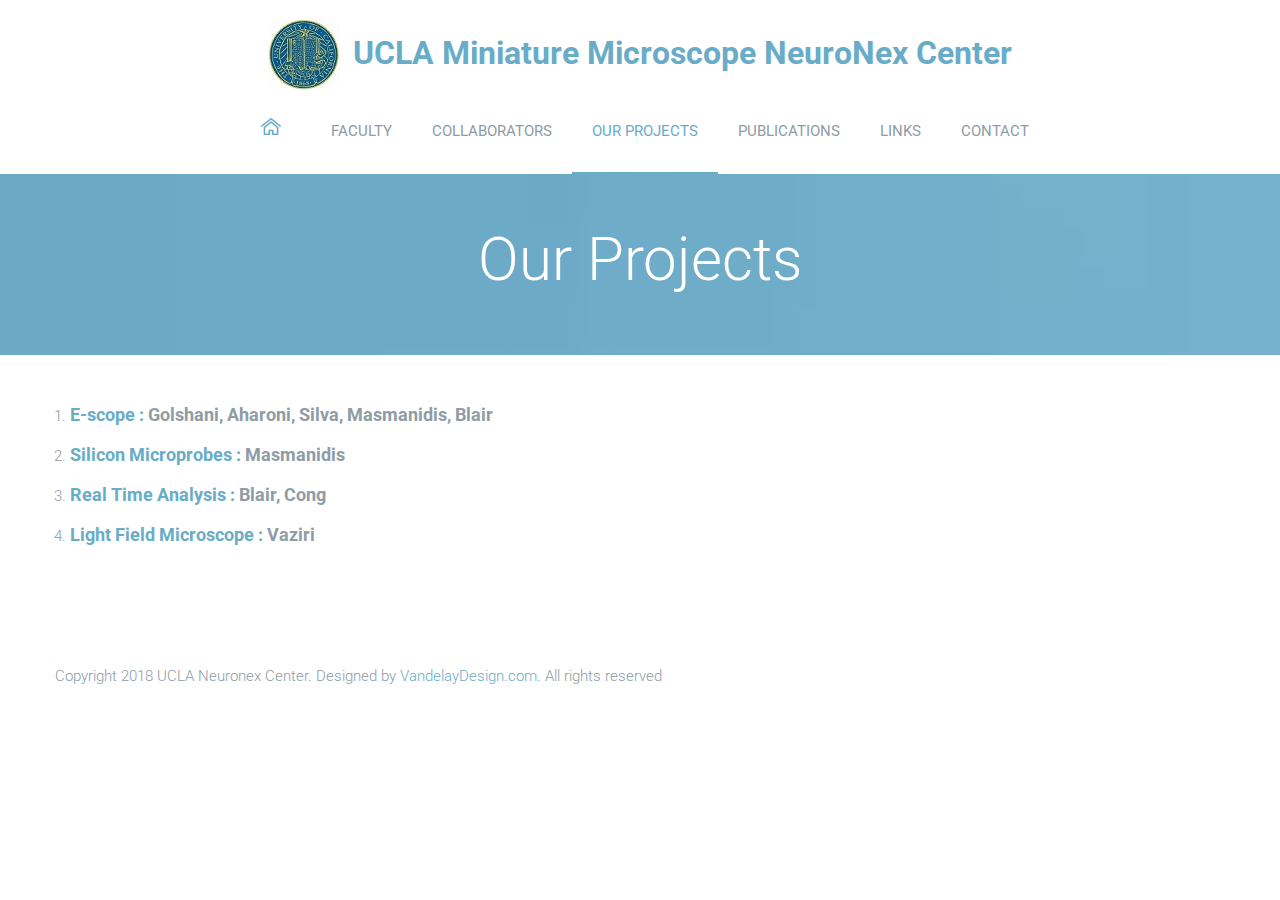
<file: projects.html>
<!DOCTYPE html>
<html lang="en">
	<head>
		<meta charset="UTF-8">
		<meta http-equiv="X-UA-Compatible" content="IE=edge">
		<meta name="viewport" content="width=device-width, initial-scale=1.0,maximum-scale=1">
		
		<title>Projects</title>

		<!-- Loading third party fonts -->
		<link href="http://fonts.googleapis.com/css?family=Roboto:300,400,700|" rel="stylesheet" type="text/css">
		<link href="fonts/font-awesome.min.css" rel="stylesheet" type="text/css">

		<!-- Loading main css file -->
		<link rel="stylesheet" href="style.css">
		
		<!--[if lt IE 9]>
		<script src="js/ie-support/html5.js"></script>
		<script src="js/ie-support/respond.js"></script>
		<![endif]-->

	</head>


	<body>
		
		<div class="site-content">
			<header class="site-header" data-bg-image="">
				<div class="container">
					<div class="header-bar">
						<a href="index.html" class="branding">
							<img src="images/University_of_California_Los_Angeles_logo.jpg" alt="" class="logo">
							<div class="logo-type">
								<h1 class="site-title"><font size = +3>UCLA    Miniature    Microscope    NeuroNex    Center</font></h1>
								<!--<small class="site-description">Tagline goes her</small>-->
							</div>
						</a>

						<nav class="main-navigation">
							<button class="menu-toggle"><i class="fa fa-bars"></i></button>
							<ul class="menu">
								<li class="home menu-item"><a href="index.html"><img src="images/home-icon.png" alt="Home"></a></li>
								<li class="menu-item"><a href="about.html">Faculty</a></li>
								<li class="menu-item"><a href="collaborators.html">Collaborators</a></li>
								<li class="menu-item current-menu-item"><a href="projects.html">Our projects</a></li>
                                <li class="menu-item"><a href="publications.html">Publications</a></li>
                                <li class="menu-item"><a href="links.html">Links</a></li>
								<li class="menu-item"><a href="contact.html">Contact</a></li>
							</ul>
						</nav>

						<div class="mobile-navigation"></div>
					</div>
				</div>
			</header>

			<div class="page-head" data-bg-image="images/header.jpg">
				<div class="container">
					<h2 class="page-title">Our Projects</h2>
					<!--<small>Please give me a one line introduction or else we can completely ignore this part.</small>-->
				</div>
			</div>

			<main class="main-content">

				<div class="fullwidth-block">
					<div class="container">
                        <ol>
                            <li><h3><a href="project.html">E-scope : </a>Golshani, Aharoni, Silva, Masmanidis, Blair</h3>
									</li>
                            <li><h3><a href="http://masmanidislab.neurobio.ucla.edu/technology.html">Silicon Microprobes : </a> Masmanidis </h3>
									</li>
                            <li><h3><a href = analysis.html>Real Time Analysis : </a> Blair, Cong </h3>
									</li>
                            <li><h3><a href = projects.html>Light Field Microscope : </a> Vaziri</h3>
									</li>
                        
                        </ol>
						<!--<div class="project-list">
							<div class="project">
								<div class="project-content">
									<!--<figure class="project-image"><img src="images/Capture1.PNG" alt="Project"></figure>-->
									<!--<h3 class="project-title">E-Scope</h3>
									<p>Golshani, Aharoni, Blair, Silva, Masmanidis</p>
									<a href="project.html" class="button">Learn more</a>
								<!--</div>
							</div>
							<div class="project">
								<div class="project-content">
									<!--<figure class="project-image"><img src="images/Capture2.PNG" alt="Project"></figure>-->
									<!--<h3 class="project-title">Silicon Microprobes</h3>
									<p>Masmanidis</p>
									<a href="http://masmanidislab.neurobio.ucla.edu/technology.html" class="button">Learn more</a>
								<!--</div>
							</div>
							<div class="project">
								<div class="project-content">
									<!--<figure class="project-image"><img src="images/Capture3.PNG" alt="Project"></figure> -->
									<!--<h3 class="project-title">Analysis</h3>
									<p>Tad Blair, Jason Cong</p>
									<a href="analysis.html" class="button">Learn more</a>
								</div>
							</div>
							<div class="project">
								<div class="project-content">
									<!--<figure class="project-image"><img src="images/project-4.jpg" alt="Project"></figure>-->
									<!--<h3 class="project-title">Light Field Miniature Microscope</h3>
									<p></p>
									<a href="projects.html" class="button">Learn more</a>
								</div>
							</div>
							<div class="project">
								<div class="project-content">
									<figure class="project-image"><img src="images/project-5.jpg" alt="Project"></figure>
									<h3 class="project-title">Tempora incidunt labore dolore</h3>
									<p>Dignissimos ducimus blanditiis deleniti atque corrupti quos dolores et quas molestias.</p>
									<a href="project.html" class="button">Learn more</a>
								</div>
							</div>
							<div class="project">
								<div class="project-content">
									<figure class="project-image"><img src="images/project-6.jpg" alt="Project"></figure>
									<h3 class="project-title">Tempora incidunt labore dolore</h3>
									<p>Dignissimos ducimus blanditiis deleniti atque corrupti quos dolores et quas molestias.</p>
									<a href="project.html" class="button">Learn more</a>
								</div>
							</div>
						</div>-->
					</div>
				</div> 
			

				<!--<div class="fullwidth-block" data-bg-color="#edf2f4">
					<div class="container">
						<div class="subscribe-form">
							<h2>Join our newsletter</h2>
							<form action="#">
								<input type="text" placeholder="Enter your email">
								<input type="submit" value="Subscribe">
							</form>
						</div>
					</div>
				</div>-->

			</main> <!-- .main-content -->

			<footer class="site-footer">
				<div class="container">
					<div class="row">
						<!--<div class="col-md-3">
							<div class="widget">
								<h3 class="widget-title">Our address</h3>
								<strong>Company name INC</strong>
								<address>592 Avenue Street, Los Angeles, CA 90012</address>
								<a href="tel:+1 800 931 812">+1 800 931 812</a> <br>
								<a href="mailto:office@companyname.com">office@companyname.com</a>
							</div>
						</div> -->
					<!-- 	<div class="col-md-3">
							<div class="widget">
								<h3 class="widget-title">Press room</h3>
								<ul class="arrow-list">
									<li><a href="#">Accusantium doloremque</a></li> 
									<li><a href="#">Laudantium totam aperiam</a></li>
									<li><a href="#">Eaque ipsa quae illo inventore</a></li> 
									<li><a href="#">Veritatis et quasi architecto</a></li>
									<li><a href="#">Vitae dicta sunt explicabo</a></li>
								</ul>
							</div>
						</div>
						<div class="col-md-3">
							<div class="widget">
								<h3 class="widget-title">Research summary</h3>
								<ul class="arrow-list">
									<li><a href="#">Accusantium doloremque</a></li> 
									<li><a href="#">Laudantium totam aperiam</a></li>
									<li><a href="#">Eaque ipsa quae illo inventore</a></li> 
									<li><a href="#">Veritatis et quasi architecto</a></li>
									<li><a href="#">Vitae dicta sunt explicabo</a></li>
								</ul>
							</div>
						</div>
						<div class="col-md-3">
							<div class="widget">
								<h3 class="widget-title">Social media</h3>
								<p>Deserunt mollitia animi id est laborum dolorum fuga harum quidem rerum facilis.</p>
								<div class="social-links">
									<a href="#"><i class="fa fa-facebook"></i></a>
									<a href="#"><i class="fa fa-twitter"></i></a>
									<a href="#"><i class="fa fa-google-plus"></i></a>
									<a href="#"><i class="fa fa-pinterest"></i></a>
								</div>
							</div>
						</div>
					</div> .row -->

					<p class="colophon">Copyright 2018 UCLA Neuronex Center. Designed by <a href="http://www.vandelaydesign.com/" title="Designed by VandelayDesign.com" target="_blank">VandelayDesign.com</a>. All rights reserved</p>
				</div> <!-- .container -->
			</footer>
		</div>

		<script src="js/jquery-1.11.1.min.js"></script>
		<script src="js/plugins.js"></script>
		<script src="js/app.js"></script>
		
	</body>

</html>
</file>
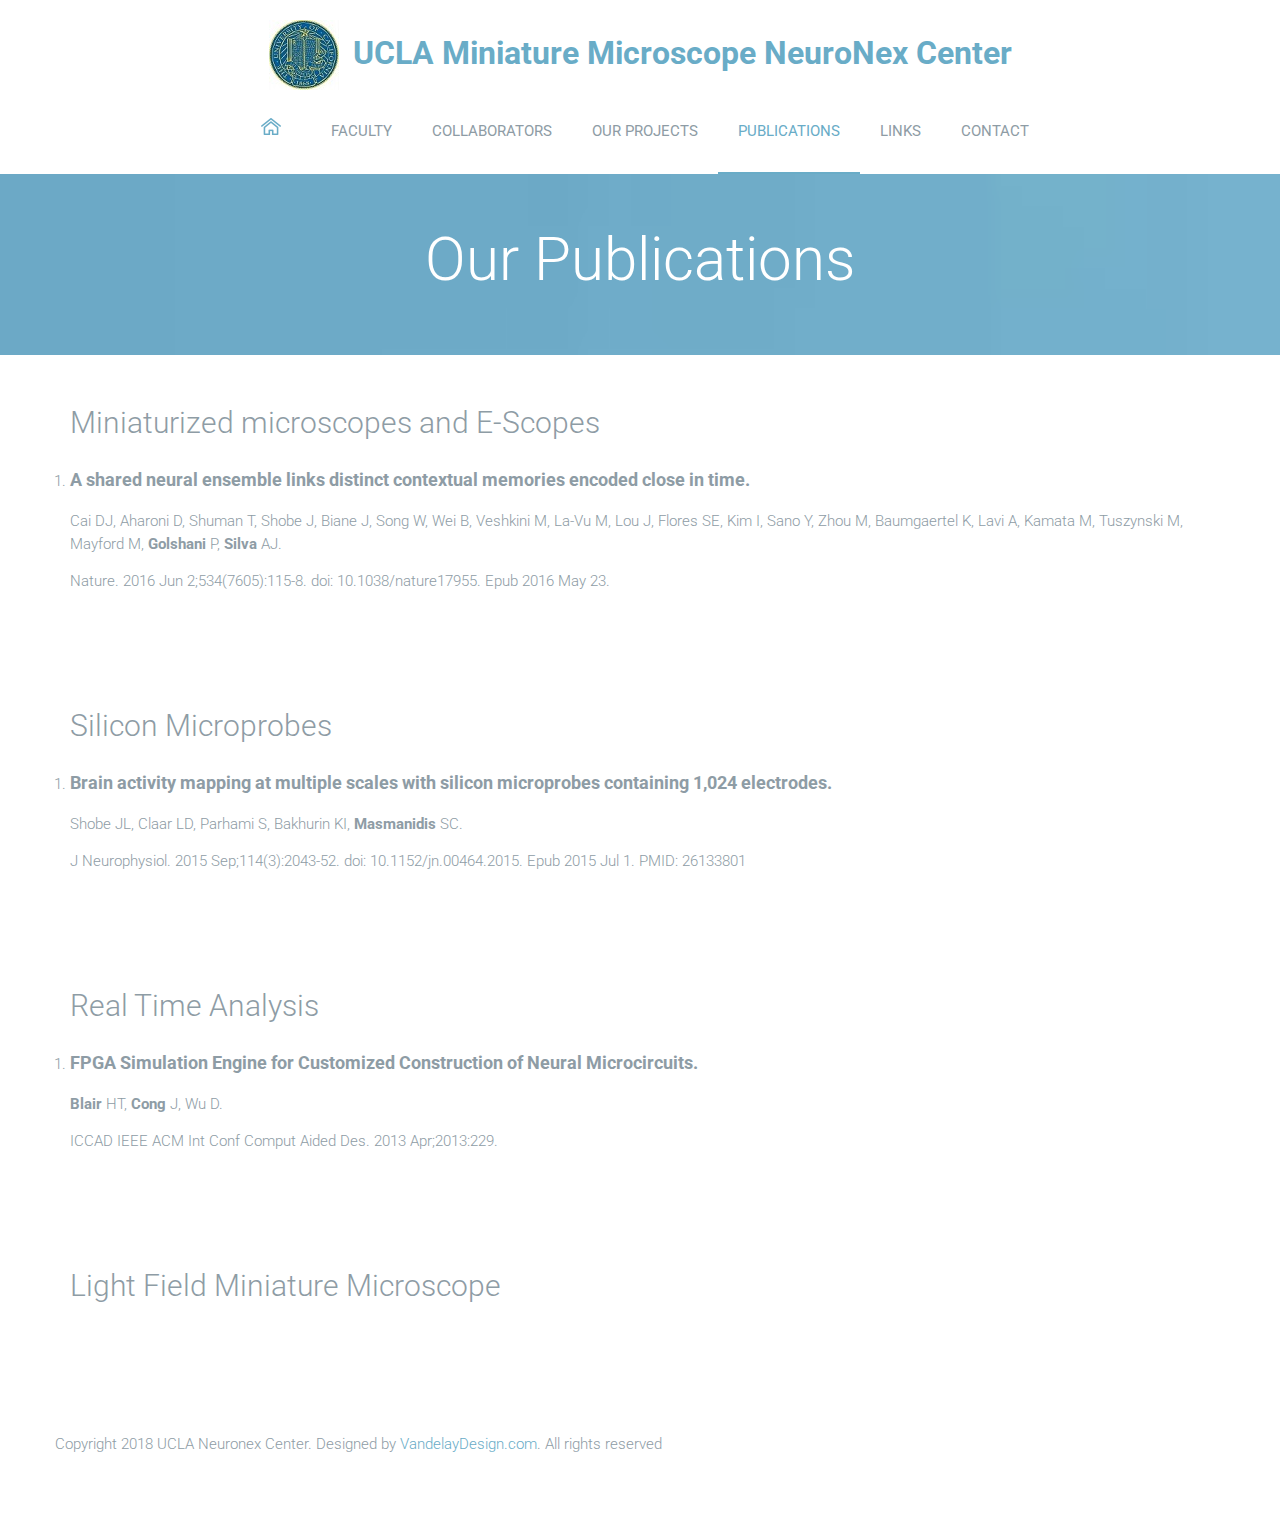
<file: publications.html>
<!DOCTYPE html>
<html lang="en">
	<head>
		<meta charset="UTF-8">
		<meta http-equiv="X-UA-Compatible" content="IE=edge">
		<meta name="viewport" content="width=device-width, initial-scale=1.0,maximum-scale=1">
		
		<title>Publications</title>

		<!-- Loading third party fonts -->
		<link href="http://fonts.googleapis.com/css?family=Roboto:300,400,700|" rel="stylesheet" type="text/css">
		<link href="fonts/font-awesome.min.css" rel="stylesheet" type="text/css">

		<!-- Loading main css file -->
		<link rel="stylesheet" href="style.css">
		
		<!--[if lt IE 9]>
		<script src="js/ie-support/html5.js"></script>
		<script src="js/ie-support/respond.js"></script>
		<![endif]-->

	</head>


	<body>
		
		<div class="site-content">
			<header class="site-header" data-bg-image="">
				<div class="container">
					<div class="header-bar">
						<a href="index.html" class="branding">
							<img src="images/University_of_California_Los_Angeles_logo.jpg" alt="" class="logo">
							<div class="logo-type">
								<h1 class="site-title"><font size = +3>UCLA    Miniature    Microscope    NeuroNex    Center</font></h1>
								<!--<small class="site-description">Tagline goes her</small>-->
							</div>
						</a>

						<nav class="main-navigation">
							<button class="menu-toggle"><i class="fa fa-bars"></i></button>
							<ul class="menu">
								<li class="home menu-item"><a href="index.html"><img src="images/home-icon.png" alt="Home"></a></li>
								<li class="menu-item"><a href="about.html">Faculty</a></li>
								<li class="menu-item"><a href="collaborators.html">Collaborators</a></li>
								<li class="menu-item"><a href="projects.html">Our projects</a></li>
                                <li class="menu-item current-menu-item"><a href="publications.html">Publications</a></li>
                                <li class="menu-item"><a href="links.html">Links</a></li>
								<li class="menu-item"><a href="contact.html">Contact</a></li>
							</ul>
						</nav>

						<div class="mobile-navigation"></div>
					</div>
				</div>
			</header>

			<div class="page-head" data-bg-image="images/header.jpg">
				<div class="container">
					<h2 class="page-title">Our Publications</h2>
					<small></small>
				</div>
			</div>

			<main class="main-content">
				<div class="fullwidth-block">
					<div class="container">
						<h2 class="section-title">Miniaturized microscopes and E-Scopes</h2>
						<ol>
                            <li><h3>A shared neural ensemble links distinct contextual memories encoded close in time.</h3> <p>Cai DJ, Aharoni D, Shuman T, Shobe J, Biane J, Song W, Wei B, Veshkini M, La-Vu M, Lou J, Flores SE, Kim I, Sano Y, Zhou M, Baumgaertel K, Lavi A, Kamata M, Tuszynski M, Mayford M, <b>Golshani</b> P, <b>Silva </b>AJ.</p> <p> Nature. 2016 Jun 2;534(7605):115-8. doi: 10.1038/nature17955. Epub 2016 May 23.</p></li>
									
                        
                        </ol>
					</div>
				</div>
                <div class="fullwidth-block">
					<div class="container">
						<h2 class="section-title">Silicon Microprobes</h2>
						<ol>
                            <li><h3>Brain activity mapping at multiple scales with silicon microprobes containing 1,024 electrodes.</h3> <p>Shobe JL, Claar LD, Parhami S, Bakhurin KI, <b>Masmanidis </b>SC.</p>
                               <p> J Neurophysiol. 2015 Sep;114(3):2043-52. doi: 10.1152/jn.00464.2015. Epub 2015 Jul 1.
PMID:  26133801 </p></li>
									
                        
                        </ol>
					</div>
				</div>
                <div class="fullwidth-block">
					<div class="container">
						<h2 class="section-title">Real Time Analysis</h2>
						<ol>
                            <li><h3> FPGA Simulation Engine for Customized Construction of Neural Microcircuits.</h3> <p><b>Blair</b> HT, <b>Cong</b> J, Wu D. </p><p>ICCAD IEEE ACM Int Conf Comput Aided Des. 2013 Apr;2013:229.</p></li>
									
                        
                        </ol>
					</div>
				</div>
                <div class="fullwidth-block">
					<div class="container">
						<h2 class="section-title">Light Field Miniature Microscope</h2>
						<p></p>
					</div>
				</div>

				
				
			

			<!--	<div class="fullwidth-block" data-bg-color="#edf2f4">
					<div class="container">
						<div class="subscribe-form">
							<h2>Join our newsletter</h2>
							<form action="#">
								<input type="text" placeholder="Enter your email">
								<input type="submit" value="Subscribe">
							</form>
						</div>
					</div>
				</div> -->

			</main> <!-- .main-content -->

			<footer class="site-footer">
				<div class="container">
					<div class="row">
						<!--<div class="col-md-12">
							<div class="widget">
								<h3 class="widget-title">Our address</h3>
								<strong>Company name INC</strong>
								<address>592 Avenue Street, Los Angeles, CA 90012</address>
								<a href="tel:+1 800 931 812">+1 800 931 812</a> <br>
								<a href="mailto:office@companyname.com">office@companyname.com</a>
							</div>
						</div>-->
						<!-- <div class="col-md-3">
							<div class="widget">
								<h3 class="widget-title">Press room</h3>
								<ul class="arrow-list">
									<li><a href="#">Accusantium doloremque</a></li> 
									<li><a href="#">Laudantium totam aperiam</a></li>
									<li><a href="#">Eaque ipsa quae illo inventore</a></li> 
									<li><a href="#">Veritatis et quasi architecto</a></li>
									<li><a href="#">Vitae dicta sunt explicabo</a></li>
								</ul>
							</div>
						</div>
						<div class="col-md-3">
							<div class="widget">
								<h3 class="widget-title">Research summary</h3>
								<ul class="arrow-list">
									<li><a href="#">Accusantium doloremque</a></li> 
									<li><a href="#">Laudantium totam aperiam</a></li>
									<li><a href="#">Eaque ipsa quae illo inventore</a></li> 
									<li><a href="#">Veritatis et quasi architecto</a></li>
									<li><a href="#">Vitae dicta sunt explicabo</a></li>
								</ul>
							</div>
						</div>
						<div class="col-md-3">
							<div class="widget">
								<h3 class="widget-title">Social media</h3>
								<p>Deserunt mollitia animi id est laborum dolorum fuga harum quidem rerum facilis.</p>
								<div class="social-links">
									<a href="#"><i class="fa fa-facebook"></i></a>
									<a href="#"><i class="fa fa-twitter"></i></a>
									<a href="#"><i class="fa fa-google-plus"></i></a>
									<a href="#"><i class="fa fa-pinterest"></i></a>
								</div>
							</div>
						</div>
					</div> .row -->

					<p class="colophon">Copyright 2018 UCLA Neuronex Center. Designed by <a href="http://www.vandelaydesign.com/" title="Designed by VandelayDesign.com" target="_blank">VandelayDesign.com</a>. All rights reserved</p>
				</div>
                    
                    </div><!-- .container -->
			</footer>
		</div>

		<script src="js/jquery-1.11.1.min.js"></script>
		<script src="js/plugins.js"></script>
		<script src="js/app.js"></script>
		
	</body>

</html>
</file>
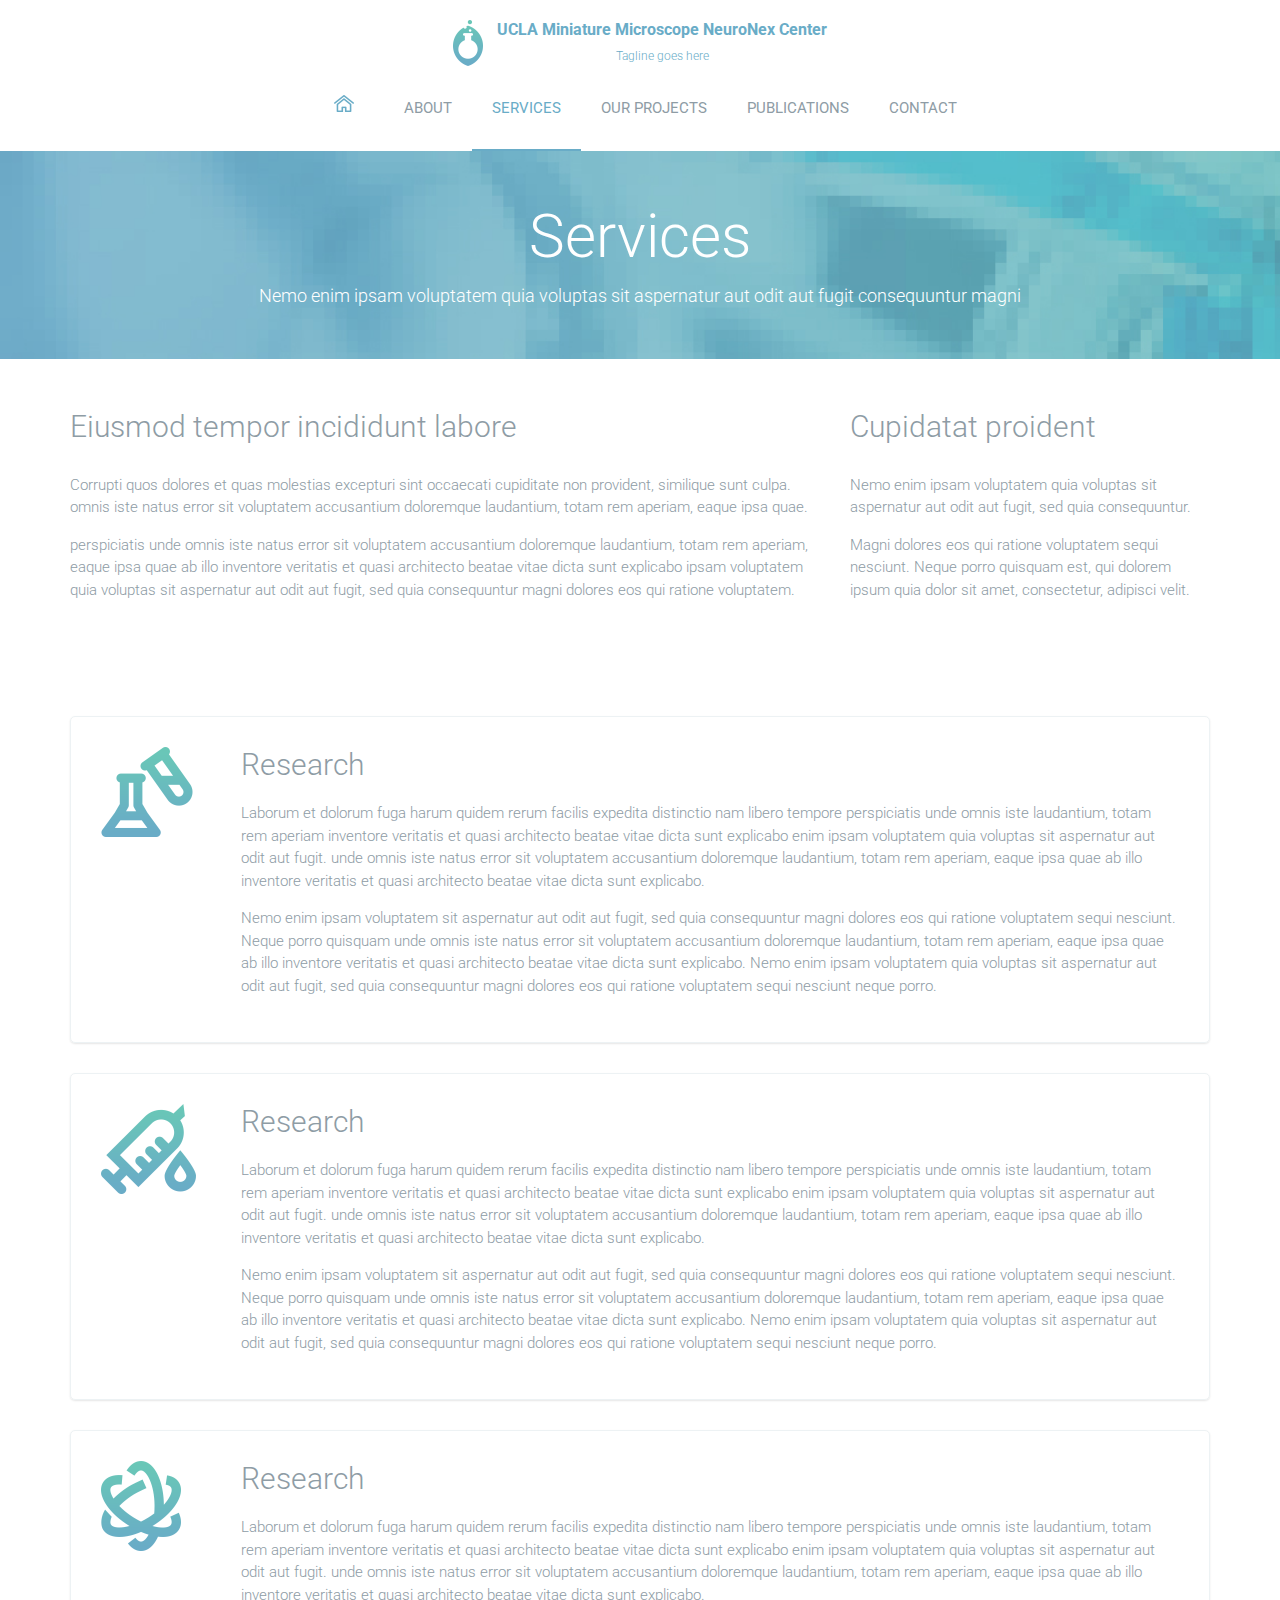
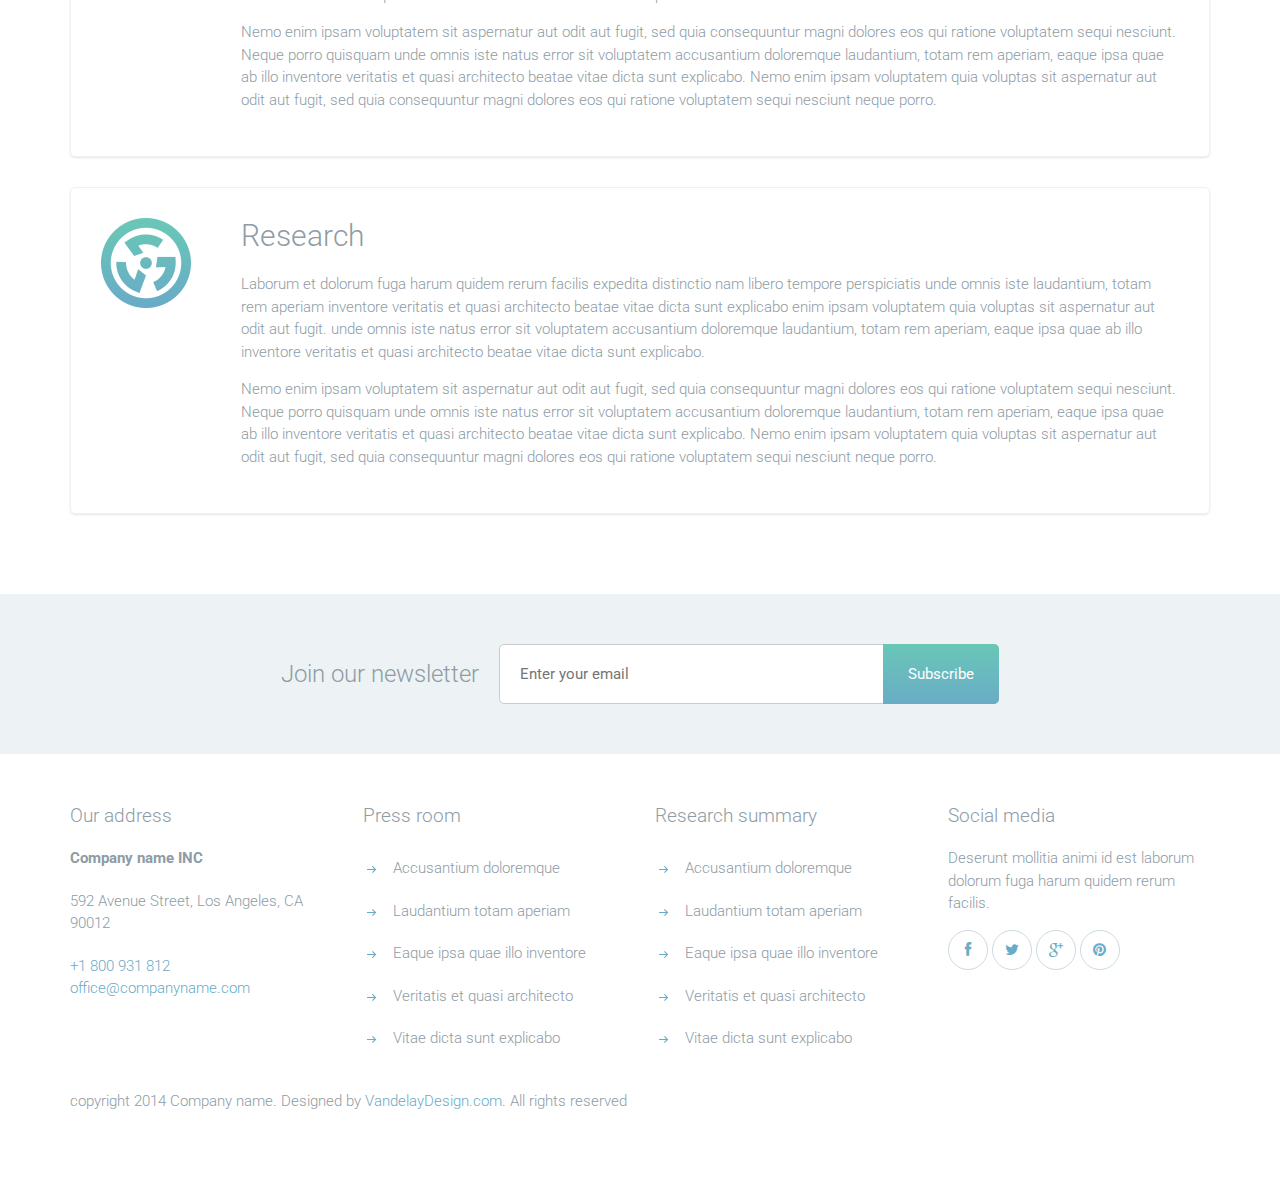
<file: services.html>
<!DOCTYPE html>
<html lang="en">
	<head>
		<meta charset="UTF-8">
		<meta http-equiv="X-UA-Compatible" content="IE=edge">
		<meta name="viewport" content="width=device-width, initial-scale=1.0,maximum-scale=1">
		
		<title>Services : Science Labs</title>

		<!-- Loading third party fonts -->
		<link href="http://fonts.googleapis.com/css?family=Roboto:300,400,700|" rel="stylesheet" type="text/css">
		<link href="fonts/font-awesome.min.css" rel="stylesheet" type="text/css">

		<!-- Loading main css file -->
		<link rel="stylesheet" href="style.css">
		
		<!--[if lt IE 9]>
		<script src="js/ie-support/html5.js"></script>
		<script src="js/ie-support/respond.js"></script>
		<![endif]-->

	</head>

	<body>
		
		<div class="site-content">
			<header class="site-header" data-bg-image="">
				<div class="container">
					<div class="header-bar">
						<a href="index.html" class="branding">
							<img src="images/logo.png" alt="" class="logo">
							<div class="logo-type">
								<h1 class="site-title">UCLA Miniature Microscope NeuroNex Center</h1>
								<small class="site-description">Tagline goes here</small>
							</div>
						</a>

						<nav class="main-navigation">
							<button class="menu-toggle"><i class="fa fa-bars"></i></button>
							<ul class="menu">
								<li class="home menu-item"><a href="index.html"><img src="images/home-icon.png" alt="Home"></a></li>
								<li class="menu-item"><a href="about.html">About</a></li>
								<li class="menu-item current-menu-item"><a href="services.html">Services</a></li>
								<li class="menu-item"><a href="projects.html">Our projects</a></li>
                                <li class="menu-item"><a href="publications.html">Publications</a></li>
								<li class="menu-item"><a href="contact.html">Contact</a></li>
							</ul>
						</nav>

						<div class="mobile-navigation"></div>
					</div>
				</div>
			</header>

			<div class="page-head" data-bg-image="images/page-head-2.jpg">
				<div class="container">
					<h2 class="page-title">Services</h2>
					<small>Nemo enim ipsam voluptatem quia voluptas sit aspernatur aut odit aut fugit consequuntur magni </small>
				</div>
			</div>

			<main class="main-content">
				<div class="fullwidth-block">
					<div class="container">
						<div class="row">
							<div class="col-md-8">
								<h2 class="section-title">Eiusmod tempor incididunt labore</h2>
								<p>Corrupti quos dolores et quas molestias excepturi sint occaecati cupiditate non provident, similique sunt culpa. omnis iste natus error sit voluptatem accusantium doloremque laudantium, totam rem aperiam, eaque ipsa quae.</p> 

								<p>perspiciatis unde omnis iste natus error sit voluptatem accusantium doloremque laudantium, totam rem aperiam, eaque ipsa quae ab illo inventore veritatis et quasi architecto beatae vitae dicta sunt explicabo ipsam voluptatem quia voluptas sit aspernatur aut odit aut fugit, sed quia consequuntur magni dolores eos qui ratione voluptatem.</p>
							</div>
							<div class="col-md-4">
								<h2 class="section-title">Cupidatat proident</h2>
								<p>Nemo enim ipsam voluptatem quia voluptas sit aspernatur aut odit aut fugit, sed quia consequuntur.</p> 

								<p>Magni dolores eos qui ratione voluptatem sequi nesciunt. Neque porro quisquam est, qui dolorem ipsum quia dolor sit amet, consectetur, adipisci velit.</p>

							</div>
						</div>
					</div>
				</div>

				<div class="fullwidth-block">
					<div class="container">
						<div class="boxed-icon">
							<img src="images/icon-research.png" alt="" class="icon">
							<h3>Research</h3>
							<p>Laborum et dolorum fuga harum quidem rerum facilis expedita distinctio nam libero tempore perspiciatis unde omnis iste laudantium, totam rem aperiam inventore veritatis et quasi architecto beatae vitae dicta sunt explicabo enim ipsam voluptatem quia voluptas sit aspernatur aut odit aut fugit. unde omnis iste natus error sit voluptatem accusantium doloremque laudantium, totam rem aperiam, eaque ipsa quae ab illo inventore veritatis et quasi architecto beatae vitae dicta sunt explicabo.</p> 

							<p>Nemo enim ipsam voluptatem sit aspernatur aut odit aut fugit, sed quia consequuntur magni dolores eos qui ratione voluptatem sequi nesciunt. Neque porro quisquam unde omnis iste natus error sit voluptatem accusantium doloremque laudantium, totam rem aperiam, eaque ipsa quae ab illo inventore veritatis et quasi architecto beatae vitae dicta sunt explicabo. Nemo enim ipsam voluptatem quia voluptas sit aspernatur aut odit aut fugit, sed quia consequuntur magni dolores eos qui ratione voluptatem sequi nesciunt neque porro.</p>
						</div>

						<div class="boxed-icon">
							<img src="images/icon-medicine.png" alt="" class="icon">
							<h3>Research</h3>
							<p>Laborum et dolorum fuga harum quidem rerum facilis expedita distinctio nam libero tempore perspiciatis unde omnis iste laudantium, totam rem aperiam inventore veritatis et quasi architecto beatae vitae dicta sunt explicabo enim ipsam voluptatem quia voluptas sit aspernatur aut odit aut fugit. unde omnis iste natus error sit voluptatem accusantium doloremque laudantium, totam rem aperiam, eaque ipsa quae ab illo inventore veritatis et quasi architecto beatae vitae dicta sunt explicabo.</p> 

							<p>Nemo enim ipsam voluptatem sit aspernatur aut odit aut fugit, sed quia consequuntur magni dolores eos qui ratione voluptatem sequi nesciunt. Neque porro quisquam unde omnis iste natus error sit voluptatem accusantium doloremque laudantium, totam rem aperiam, eaque ipsa quae ab illo inventore veritatis et quasi architecto beatae vitae dicta sunt explicabo. Nemo enim ipsam voluptatem quia voluptas sit aspernatur aut odit aut fugit, sed quia consequuntur magni dolores eos qui ratione voluptatem sequi nesciunt neque porro.</p>
						</div>

						<div class="boxed-icon">
							<img src="images/icon-genetics.png" alt="" class="icon">
							<h3>Research</h3>
							<p>Laborum et dolorum fuga harum quidem rerum facilis expedita distinctio nam libero tempore perspiciatis unde omnis iste laudantium, totam rem aperiam inventore veritatis et quasi architecto beatae vitae dicta sunt explicabo enim ipsam voluptatem quia voluptas sit aspernatur aut odit aut fugit. unde omnis iste natus error sit voluptatem accusantium doloremque laudantium, totam rem aperiam, eaque ipsa quae ab illo inventore veritatis et quasi architecto beatae vitae dicta sunt explicabo.</p> 

							<p>Nemo enim ipsam voluptatem sit aspernatur aut odit aut fugit, sed quia consequuntur magni dolores eos qui ratione voluptatem sequi nesciunt. Neque porro quisquam unde omnis iste natus error sit voluptatem accusantium doloremque laudantium, totam rem aperiam, eaque ipsa quae ab illo inventore veritatis et quasi architecto beatae vitae dicta sunt explicabo. Nemo enim ipsam voluptatem quia voluptas sit aspernatur aut odit aut fugit, sed quia consequuntur magni dolores eos qui ratione voluptatem sequi nesciunt neque porro.</p>
						</div>

						<div class="boxed-icon">
							<img src="images/icon-energy.png" alt="" class="icon">
							<h3>Research</h3>
							<p>Laborum et dolorum fuga harum quidem rerum facilis expedita distinctio nam libero tempore perspiciatis unde omnis iste laudantium, totam rem aperiam inventore veritatis et quasi architecto beatae vitae dicta sunt explicabo enim ipsam voluptatem quia voluptas sit aspernatur aut odit aut fugit. unde omnis iste natus error sit voluptatem accusantium doloremque laudantium, totam rem aperiam, eaque ipsa quae ab illo inventore veritatis et quasi architecto beatae vitae dicta sunt explicabo.</p> 

							<p>Nemo enim ipsam voluptatem sit aspernatur aut odit aut fugit, sed quia consequuntur magni dolores eos qui ratione voluptatem sequi nesciunt. Neque porro quisquam unde omnis iste natus error sit voluptatem accusantium doloremque laudantium, totam rem aperiam, eaque ipsa quae ab illo inventore veritatis et quasi architecto beatae vitae dicta sunt explicabo. Nemo enim ipsam voluptatem quia voluptas sit aspernatur aut odit aut fugit, sed quia consequuntur magni dolores eos qui ratione voluptatem sequi nesciunt neque porro.</p>
						</div>
					</div>
				</div>
			

				<div class="fullwidth-block" data-bg-color="#edf2f4">
					<div class="container">
						<div class="subscribe-form">
							<h2>Join our newsletter</h2>
							<form action="#">
								<input type="text" placeholder="Enter your email">
								<input type="submit" value="Subscribe">
							</form>
						</div>
					</div>
				</div>

			</main> <!-- .main-content -->

			<footer class="site-footer">
				<div class="container">
					<div class="row">
						<div class="col-md-3">
							<div class="widget">
								<h3 class="widget-title">Our address</h3>
								<strong>Company name INC</strong>
								<address>592 Avenue Street, Los Angeles, CA 90012</address>
								<a href="tel:+1 800 931 812">+1 800 931 812</a> <br>
								<a href="mailto:office@companyname.com">office@companyname.com</a>
							</div>
						</div>
						<div class="col-md-3">
							<div class="widget">
								<h3 class="widget-title">Press room</h3>
								<ul class="arrow-list">
									<li><a href="#">Accusantium doloremque</a></li> 
									<li><a href="#">Laudantium totam aperiam</a></li>
									<li><a href="#">Eaque ipsa quae illo inventore</a></li> 
									<li><a href="#">Veritatis et quasi architecto</a></li>
									<li><a href="#">Vitae dicta sunt explicabo</a></li>
								</ul>
							</div>
						</div>
						<div class="col-md-3">
							<div class="widget">
								<h3 class="widget-title">Research summary</h3>
								<ul class="arrow-list">
									<li><a href="#">Accusantium doloremque</a></li> 
									<li><a href="#">Laudantium totam aperiam</a></li>
									<li><a href="#">Eaque ipsa quae illo inventore</a></li> 
									<li><a href="#">Veritatis et quasi architecto</a></li>
									<li><a href="#">Vitae dicta sunt explicabo</a></li>
								</ul>
							</div>
						</div>
						<div class="col-md-3">
							<div class="widget">
								<h3 class="widget-title">Social media</h3>
								<p>Deserunt mollitia animi id est laborum dolorum fuga harum quidem rerum facilis.</p>
								<div class="social-links">
									<a href="#"><i class="fa fa-facebook"></i></a>
									<a href="#"><i class="fa fa-twitter"></i></a>
									<a href="#"><i class="fa fa-google-plus"></i></a>
									<a href="#"><i class="fa fa-pinterest"></i></a>
								</div>
							</div>
						</div>
					</div> <!-- .row -->

					<p class="colophon">copyright 2014 Company name. Designed by <a href="http://www.vandelaydesign.com/" title="Designed by VandelayDesign.com" target="_blank">VandelayDesign.com</a>. All rights reserved</p>
				</div> <!-- .container -->
			</footer>
		</div>

		<script src="js/jquery-1.11.1.min.js"></script>
		<script src="js/plugins.js"></script>
		<script src="js/app.js"></script>
		
	</body>

</html>
</file>
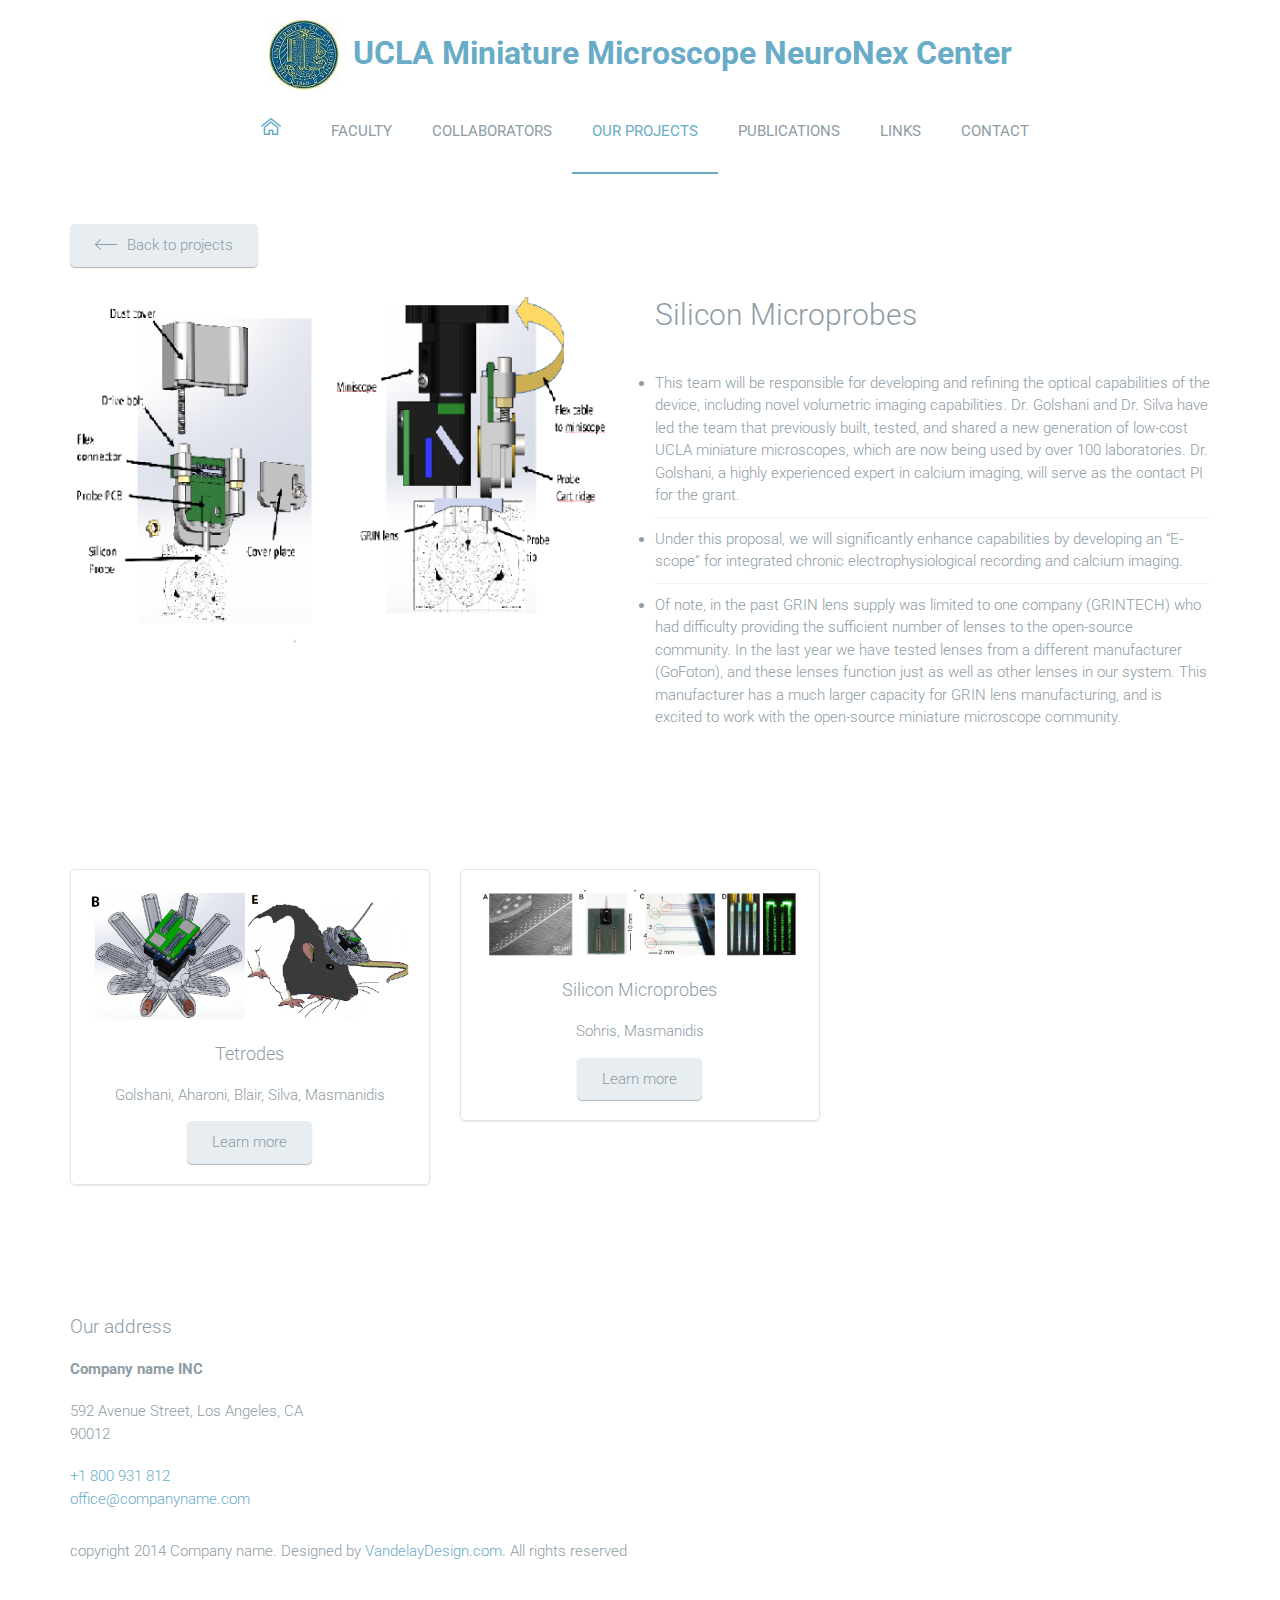
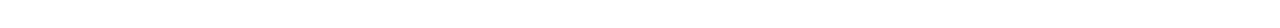
<file: silicon_microprobes.html>
<!DOCTYPE html>
<html lang="en">
	<head>
		<meta charset="UTF-8">
		<meta http-equiv="X-UA-Compatible" content="IE=edge">
		<meta name="viewport" content="width=device-width, initial-scale=1.0,maximum-scale=1">
		
		<title>Projects : Science Labs</title>

		<!-- Loading third party fonts -->
		<link href="http://fonts.googleapis.com/css?family=Roboto:300,400,700|" rel="stylesheet" type="text/css">
		<link href="fonts/font-awesome.min.css" rel="stylesheet" type="text/css">

		<!-- Loading main css file -->
		<link rel="stylesheet" href="style.css">
		
		<!--[if lt IE 9]>
		<script src="js/ie-support/html5.js"></script>
		<script src="js/ie-support/respond.js"></script>
		<![endif]-->

	</head>


	<body>
		
		<div class="site-content">
			<header class="site-header" data-bg-image="">
				<div class="container">
					<div class="header-bar">
						<a href="index.html" class="branding">
							<img src="images/University_of_California_Los_Angeles_logo.jpg" alt="" class="logo">
							<div class="logo-type">
								<h1 class="site-title"><font size = +3>UCLA    Miniature    Microscope    NeuroNex    Center</font></h1>
								<!--<small class="site-description">Tagline goes here</small> -->
							</div>
						</a>

						<nav class="main-navigation">
							<button class="menu-toggle"><i class="fa fa-bars"></i></button>
							<ul class="menu">
								<li class="home menu-item"><a href="index.html"><img src="images/home-icon.png" alt="Home"></a></li>
								<li class="menu-item"><a href="about.html">Faculty</a></li>
								<li class="menu-item"><a href="collaborators.html">Collaborators</a></li>
								<li class="menu-item current-menu-item"><a href="projects.html">Our projects</a></li>
                                <li class="menu-item"><a href="publications.html">Publications</a></li>
                                <li class="menu-item"><a href="links.html">Links</a></li>
								<li class="menu-item"><a href="contact.html">Contact</a></li>
							</ul>
						</nav>

						<div class="mobile-navigation"></div>
					</div>
				</div>
			</header>
            
           <!-- <div class="hero">
				<ul class="slides">
					<li data-bg-image="images/ScopeRender2.jpg"> <!--background image for home pag
						<div class="container">
							<div class="slide-content">
								<h2 class="slide-title">TO BUILD AND SHARE</h2>
								<p>New generation miniature microscopes with electrophysiological recording capability </p>
								<a href="#" class="button">See details</a>
							</div>
						</div>
					</li>
					<li data-bg-image="images/ScopeRender2.jpg">
						<div class="container">
							<div class="slide-content">
								<h2 class="slide-title">TO BUILD AND SHARE</h2>
								<p>Silicon microprobes for large-scale electrophysiological recordings</p>
								<a href="http://masmanidislab.neurobio.ucla.edu/technology.html" class="button">See details</a>
							</div>
						</div>
					</li>
					<li data-bg-image="images/ScopeRender2.jpg">
						<div class="container">
							<div class="slide-content">
								<h2 class="slide-title">TO BUILD AND SHARE</h2>
								<p> Real time analysis of feedback capability</p>
								<a href="#" class="button">See details</a>
							</div>
						</div>
					</li>
                	<li data-bg-image="images/ScopeRender2.jpg">
						<div class="container">
							<div class="slide-content">
								<h2 class="slide-title">TO BUILD AND SHARE</h2>
								<p>Light field miniature microscope</p>
								<a href="#" class="button">See details</a>
                                
							</div>
						</div>
					</li>
				</ul>
			</div> -->


			<!--<div class="page-head" data-bg-image="images/page-head-3.jpg">
				<div class="container">
					<h2 class="page-title">Our Projects</h2>
					<small>Nemo enim ipsam voluptatem quia voluptas sit aspernatur aut odit aut fugit consequuntur magni </small>
				</div>
			</div>-->

			<main class="main-content">
				<div class="fullwidth-block">
					<div class="container">
						<a href="projects.html" class="button back"><img src="images/arrow-back.png" alt="">Back to projects</a>
						<div class="row">
							<div class="col-md-6">
								<figure>
									<img src="images/silicon_microprobes.png" alt="">
								</figure>
							</div>
							<div class="col-md-6">
								<h2 class="section-title">Silicon Microprobes</h2>
								<ul class="project-info" style = "list-style-type: disc">
                                    <li> This team will be responsible for
developing and refining the optical capabilities of the device, including novel volumetric imaging capabilities.
Dr. Golshani and Dr. Silva have led the team that previously built, tested, and shared a new generation of
low-cost UCLA miniature microscopes, which are now being used by over 100 laboratories. Dr. Golshani,
a highly experienced expert in calcium imaging, will serve as the contact PI for the grant. </li>
                                    <li> Under this proposal, we will significantly enhance capabilities
by developing an “E-scope” for integrated chronic electrophysiological recording and calcium imaging. </li>
                                    <li> Of
note, in the past GRIN lens supply was limited to one company (GRINTECH) who had difficulty providing
the sufficient number of lenses to the open-source community. In the last year we have tested lenses from
a different manufacturer (GoFoton), and these lenses function just as well as other lenses in our system.
This manufacturer has a much larger capacity for GRIN lens manufacturing, and is excited to work with the
open-source miniature microscope community. </li>
                                    
									
								</ul>
							</div>
						</div>

						<!--<div class="row">
							<div class="col-md-6">
								<p>Sed ut perspiciatis unde omnis iste natus error sit voluptatem accusantium doloremque laudantium, totam rem aperiam, eaque ipsa quae ab illo inventore veritatis et quasi architecto beatae vitae dicta sunt explicabo. Nemo enim ipsam voluptatem quia voluptas sit aspernatur aut odit aut fugit, sed quia consequuntur magni dolores eos qui ratione voluptatem sequi nesciunt. Neque porro quisquam est, qui dolorem ipsum quia dolor sit amet, consectetur, adipisci velit, sed quia non.</p>

								<p>incidunt ut labore et dolore magnam aliquam quaerat voluptatem. Ut enim ad minima veniam, quis nostrum exercitationem ullam corporis suscipit laboriosam, nisi ut aliquid ex ea commodi consequatur? Quis autem vel eum iure reprehenderit qui in ea voluptate velit esse quam nihil molestiae consequatur, vel illum dolorem.</p>
							</div>
							<div class="col-md-6">
								<p>Sed ut perspiciatis unde omnis iste natus error sit voluptatem accusantium doloremque laudantium, totam rem aperiam, eaque ipsa quae ab illo inventore veritatis et quasi architecto beatae vitae dicta sunt explicabo. Nemo enim ipsam voluptatem quia voluptas sit aspernatur aut odit aut fugit, sed quia consequuntur magni dolores eos qui ratione voluptatem sequi nesciunt. Neque porro quisquam est, qui dolorem ipsum quia dolor sit amet, consectetur, adipisci velit, sed quia non.</p>

								<p>incidunt ut labore et dolore magnam aliquam quaerat voluptatem. Ut enim ad minima veniam, quis nostrum exercitationem ullam corporis suscipit laboriosam, nisi ut aliquid ex ea commodi consequatur? Quis autem vel eum iure reprehenderit qui in ea voluptate velit esse quam nihil molestiae consequatur, vel illum dolorem.</p>
							</div>
						</div> -->
					</div>
				</div>

				
			

				<div class="fullwidth-block">
					<div class="container">
						<div class="project-list">
							<div class="project">
								<div class="project-content">
									<figure class="project-image"><img src="images/tetrodes.png" alt="Project"></figure>
									<h3 class="project-title">Tetrodes</h3>
									<p>Golshani, Aharoni, Blair, Silva, Masmanidis</p>
									<a href="Escope.html" class="button">Learn more</a>
								</div>
							</div>
							<div class="project">
								<div class="project-content">
									<figure class="project-image"><img src="images/Capture2.PNG" alt="Project"></figure>
									<h3 class="project-title">Silicon Microprobes</h3>
									<p>Sohris, Masmanidis</p>
									<a href="http://masmanidislab.neurobio.ucla.edu/technology.html" class="button">Learn more</a>
								</div>
							</div>
							<!--<div class="project">
								<div class="project-content">
									<figure class="project-image"><img src="images/Capture3.PNG" alt="Project"></figure>
									<h3 class="project-title">Analysis</h3>
									<p>Tad Blair, Jason Cong</p>
									<a href="project.html" class="button">Learn more</a>
								</div>
							</div> -->
							<!--<div class="project">
								<div class="project-content">
									<figure class="project-image"><img src="images/project-4.jpg" alt="Project"></figure>
									<h3 class="project-title">Light Field Miniature Microscope</h3>
									<p>Dignissimos ducimus blanditiis deleniti atque corrupti quos dolores et quas molestias.</p>
									<a href="project.html" class="button">Learn more</a>
								</div>
							</div> -->
							<!--div class="project">
								<div class="project-content">
									<figure class="project-image"><img src="images/project-5.jpg" alt="Project"></figure>
									<h3 class="project-title">Tempora incidunt labore dolore</h3>
									<p>Dignissimos ducimus blanditiis deleniti atque corrupti quos dolores et quas molestias.</p>
									<a href="project.html" class="button">Learn more</a>
								</div>
							</div>
							<div class="project">
								<div class="project-content">
									<figure class="project-image"><img src="images/project-6.jpg" alt="Project"></figure>
									<h3 class="project-title">Tempora incidunt labore dolore</h3>
									<p>Dignissimos ducimus blanditiis deleniti atque corrupti quos dolores et quas molestias.</p>
									<a href="project.html" class="button">Learn more</a>
								</div>
							</div>-->
						</div>
					</div>
				</div>

			</main> <!-- .main-content -->

			<footer class="site-footer">
				<div class="container">
					<div class="row">
						<div class="col-md-3">
							<div class="widget">
								<h3 class="widget-title">Our address</h3>
								<strong>Company name INC</strong>
								<address>592 Avenue Street, Los Angeles, CA 90012</address>
								<a href="tel:+1 800 931 812">+1 800 931 812</a> <br>
								<a href="mailto:office@companyname.com">office@companyname.com</a>
							</div>
						</div>
						<!--<div class="col-md-3">
							<div class="widget">
								<h3 class="widget-title">Press room</h3>
								<ul class="arrow-list">
									<li><a href="#">Accusantium doloremque</a></li> 
									<li><a href="#">Laudantium totam aperiam</a></li>
									<li><a href="#">Eaque ipsa quae illo inventore</a></li> 
									<li><a href="#">Veritatis et quasi architecto</a></li>
									<li><a href="#">Vitae dicta sunt explicabo</a></li>
								</ul>
							</div>
						</div> -->
						<!--<div class="col-md-3">
							<div class="widget">
								<h3 class="widget-title">Research summary</h3>
								<ul class="arrow-list">
									<li><a href="#">Accusantium doloremque</a></li> 
									<li><a href="#">Laudantium totam aperiam</a></li>
									<li><a href="#">Eaque ipsa quae illo inventore</a></li> 
									<li><a href="#">Veritatis et quasi architecto</a></li>
									<li><a href="#">Vitae dicta sunt explicabo</a></li>
								</ul>
							</div>
						</div> -->
						<!--<div class="col-md-3">
							<div class="widget">
								<h3 class="widget-title">Social media</h3>
								<p>Deserunt mollitia animi id est laborum dolorum fuga harum quidem rerum facilis.</p>
								<div class="social-links">
									<a href="#"><i class="fa fa-facebook"></i></a>
									<a href="#"><i class="fa fa-twitter"></i></a>
									<a href="#"><i class="fa fa-google-plus"></i></a>
									<a href="#"><i class="fa fa-pinterest"></i></a>
								</div>
							</div>
						</div> -->
					</div> <!-- .row -->

					<p class="colophon">copyright 2014 Company name. Designed by <a href="http://www.vandelaydesign.com/" title="Designed by VandelayDesign.com" target="_blank">VandelayDesign.com</a>. All rights reserved</p>
				</div> <!-- .container -->
			</footer>
		</div>

		<script src="js/jquery-1.11.1.min.js"></script>
		<script src="js/plugins.js"></script>
		<script src="js/app.js"></script>
		
	</body>

</html>
</file>
<file: style.css>
/*!
 * Project_Name: Science Labs
 * Author: Themezy
 * Email: contact@themezy.com
 * Url: http://www.themezy.com
 */
/*=========================================== 
 * Importing CSS Libraries
 *===========================================*/
article,
aside,
details,
figcaption,
figure,
footer,
header,
hgroup,
nav,
section,
summary {
  display: block; }

audio,
canvas,
video {
  display: inline-block; }

audio:not([controls]) {
  display: none;
  height: 0; }

[hidden], template {
  display: none; }

html {
  background: #fff;
  color: #000;
  -webkit-text-size-adjust: 100%;
  -ms-text-size-adjust: 100%; }

html,
button,
input,
select,
textarea {
  font-family: sans-serif; }

body {
  margin: 0; }

a {
  background: transparent; }
  a:focus {
    outline: thin dotted; }
  a:hover, a:active {
    outline: 0; }

h1 {
  font-size: 12em;
  margin: 0.67em 0; }

h2 {
  font-size: 1.5em;
  margin: 0.83em 0; }

h3 {
  font-size: 1.17em;
  margin: 1em 0; }

h4 {
  font-size: 1em;
  margin: 1.33em 0; }

h5 {
  font-size: 0.83em;
  margin: 1.67em 0; }

h6 {
  font-size: 0.75em;
  margin: 2.33em 0; }

abbr[title] {
  border-bottom: 1px dotted; }

b,
strong {
  font-weight: bold; }

dfn {
  font-style: italic; }

mark {
  background: #ff0;
  color: #000; }

code,
kbd,
pre,
samp {
  font-family: monospace, serif;
  font-size: 1em; }

pre {
  white-space: pre;
  white-space: pre-wrap;
  word-wrap: break-word; }

q {
  quotes: "\201C" "\201D" "\2018" "\2019"; }

q:before,
q:after {
  content: '';
  content: none; }

small {
  font-size: 80%; }

sub,
sup {
  font-size: 75%;
  line-height: 0;
  position: relative;
  vertical-align: baseline; }

sup {
  top: -0.5em; }

sub {
  bottom: -0.25em; }

img {
  border: 0; }

svg:not(:root) {
  overflow: hidden; }

figure {
  margin: 0; }

fieldset {
  border: 1px solid #c0c0c0;
  margin: 0 2px;
  padding: 0.35em 0.625em 0.75em; }

legend {
  border: 0;
  padding: 0;
  white-space: normal; }

button,
input,
select,
textarea {
  font-family: inherit;
  font-size: 100%;
  margin: 0;
  vertical-align: baseline; }

button,
input {
  line-height: normal; }

button,
select {
  text-transform: none; }

button,
html input[type="button"],
input[type="reset"],
input[type="submit"] {
  -webkit-appearance: button;
  cursor: pointer; }

button[disabled],
input[disabled] {
  cursor: default; }

input[type="checkbox"],
input[type="radio"] {
  box-sizing: border-box;
  padding: 0; }

input[type="search"] {
  -webkit-appearance: textfield;
  box-sizing: content-box; }

input[type="search"]::-webkit-search-cancel-button,
input[type="search"]::-webkit-search-decoration {
  -webkit-appearance: none; }

button::-moz-focus-inner, input::-moz-focus-inner {
  border: 0;
  padding: 0; }

textarea {
  overflow: auto;
  vertical-align: top; }

table {
  border-collapse: collapse;
  border-spacing: 0; }

*, *:before, *:after {
  box-sizing: border-box; }

/*
 * Global Styles
 */
html {
  font-size: 15px; }

body {
  color: #8e9ca5;
  font-family: "Roboto", "Open Sans", sans-serif;
  font-weight: 300;
  line-height: 1.5; }

h1, h2, h3, h4, h5, h6 {
  font-weight: 700;
  margin: 0 0 20px;
  line-height: normal; }

hr {
  border: none;
  border-bottom: 1px solid #777; }

ul, ol {
  margin: 0;
  padding-left: 0; }

a {
  text-decoration: none;
  color: #69acc7; }

address {
  font-style: normal; }

p {
  margin-top: 0; }

form input, form textarea, form select {
  outline: none;
  border: 1px solid #ccc;
  padding: 10px;
  border-radius: 5px; }
form select {
  -webkit-appearance: none;
  -moz-appearance: none;
  appearance: none; }
form textarea {
  resize: vertical; }
form input[type="submit"], form button, form input[type="reset"] {
  border: none;
  background-color: #69acc7; }

/*
 * Reusable Components Style
 */
.button, form input[type="submit"], form button, form input[type="reset"] {
  background: #e7edf1;
  display: inline-block;
  padding: 10px 25px;
  border-radius: 5px;
  box-shadow: 0 1px 1px rgba(0, 0, 0, 0.3);
  color: #8e9ca5;
  -webkit-transition: .3s ease;
          transition: .3s ease; }
  .button.back, form input.back[type="submit"], form button.back, form input.back[type="reset"] {
    margin-bottom: 30px; }
  .button img, form input[type="submit"] img, form button img, form input[type="reset"] img {
    margin-right: 10px; }
  .button:hover, form input[type="submit"]:hover, form button:hover, form input[type="reset"]:hover {
    box-shadow: inset 0 0 100px #69acc7;
    color: white; }
  .button.white, form input.white[type="submit"], form button.white, form input.white[type="reset"] {
    background: white; }

.container {
  margin-right: auto;
  margin-left: auto;
  padding-left: 15px;
  padding-right: 15px;
  *zoom: 1; }
  .container:after {
    content: " ";
    clear: both;
    display: block;
    overflow: hidden;
    height: 0; }
  @media (min-width: 768px) {
    .container {
      width: 750px; } }
  @media (min-width: 992px) {
    .container {
      width: 970px; } }
  @media (min-width: 1200px) {
    .container {
      width: 1170px; } }

.container-fluid {
  margin-right: auto;
  margin-left: auto;
  padding-left: 15px;
  padding-right: 15px;
  *zoom: 1; }
  .container-fluid:after {
    content: " ";
    clear: both;
    display: block;
    overflow: hidden;
    height: 0; }

.row {
  margin-left: -15px;
  margin-right: -15px;
  *zoom: 1; }
  .row:after {
    content: " ";
    clear: both;
    display: block;
    overflow: hidden;
    height: 0; }

.col-xs-1, .col-sm-1, .col-md-1, .col-lg-1, .col-xs-2, .col-sm-2, .col-md-2, .col-lg-2, .col-xs-3, .col-sm-3, .col-md-3, .col-lg-3, .col-xs-4, .col-sm-4, .col-md-4, .col-lg-4, .col-xs-5, .col-sm-5, .col-md-5, .col-lg-5, .col-xs-6, .col-sm-6, .col-md-6, .col-lg-6, .col-xs-7, .col-sm-7, .col-md-7, .col-lg-7, .col-xs-8, .col-sm-8, .col-md-8, .col-lg-8, .col-xs-9, .col-sm-9, .col-md-9, .col-lg-9, .col-xs-10, .col-sm-10, .col-md-10, .col-lg-10, .col-xs-11, .col-sm-11, .col-md-11, .col-lg-11, .col-xs-12, .col-sm-12, .col-md-12, .col-lg-12 {
  position: relative;
  min-height: 1px;
  padding-left: 15px;
  padding-right: 15px; }

.col-xs-1, .col-xs-2, .col-xs-3, .col-xs-4, .col-xs-5, .col-xs-6, .col-xs-7, .col-xs-8, .col-xs-9, .col-xs-10, .col-xs-11, .col-xs-12 {
  float: left; }

.col-xs-1 {
  width: 8.3333333333%; }

.col-xs-2 {
  width: 16.6666666667%; }

.col-xs-3 {
  width: 25%; }

.col-xs-4 {
  width: 33.3333333333%; }

.col-xs-5 {
  width: 41.6666666667%; }

.col-xs-6 {
  width: 50%; }

.col-xs-7 {
  width: 58.3333333333%; }

.col-xs-8 {
  width: 66.6666666667%; }

.col-xs-9 {
  width: 75%; }

.col-xs-10 {
  width: 83.3333333333%; }

.col-xs-11 {
  width: 91.6666666667%; }

.col-xs-12 {
  width: 100%; }

.col-xs-pull-0 {
  right: auto; }

.col-xs-pull-1 {
  right: 8.3333333333%; }

.col-xs-pull-2 {
  right: 16.6666666667%; }

.col-xs-pull-3 {
  right: 25%; }

.col-xs-pull-4 {
  right: 33.3333333333%; }

.col-xs-pull-5 {
  right: 41.6666666667%; }

.col-xs-pull-6 {
  right: 50%; }

.col-xs-pull-7 {
  right: 58.3333333333%; }

.col-xs-pull-8 {
  right: 66.6666666667%; }

.col-xs-pull-9 {
  right: 75%; }

.col-xs-pull-10 {
  right: 83.3333333333%; }

.col-xs-pull-11 {
  right: 91.6666666667%; }

.col-xs-pull-12 {
  right: 100%; }

.col-xs-push-0 {
  left: auto; }

.col-xs-push-1 {
  left: 8.3333333333%; }

.col-xs-push-2 {
  left: 16.6666666667%; }

.col-xs-push-3 {
  left: 25%; }

.col-xs-push-4 {
  left: 33.3333333333%; }

.col-xs-push-5 {
  left: 41.6666666667%; }

.col-xs-push-6 {
  left: 50%; }

.col-xs-push-7 {
  left: 58.3333333333%; }

.col-xs-push-8 {
  left: 66.6666666667%; }

.col-xs-push-9 {
  left: 75%; }

.col-xs-push-10 {
  left: 83.3333333333%; }

.col-xs-push-11 {
  left: 91.6666666667%; }

.col-xs-push-12 {
  left: 100%; }

.col-xs-offset-0 {
  margin-left: 0%; }

.col-xs-offset-1 {
  margin-left: 8.3333333333%; }

.col-xs-offset-2 {
  margin-left: 16.6666666667%; }

.col-xs-offset-3 {
  margin-left: 25%; }

.col-xs-offset-4 {
  margin-left: 33.3333333333%; }

.col-xs-offset-5 {
  margin-left: 41.6666666667%; }

.col-xs-offset-6 {
  margin-left: 50%; }

.col-xs-offset-7 {
  margin-left: 58.3333333333%; }

.col-xs-offset-8 {
  margin-left: 66.6666666667%; }

.col-xs-offset-9 {
  margin-left: 75%; }

.col-xs-offset-10 {
  margin-left: 83.3333333333%; }

.col-xs-offset-11 {
  margin-left: 91.6666666667%; }

.col-xs-offset-12 {
  margin-left: 100%; }

@media (min-width: 768px) {
  .col-sm-1, .col-sm-2, .col-sm-3, .col-sm-4, .col-sm-5, .col-sm-6, .col-sm-7, .col-sm-8, .col-sm-9, .col-sm-10, .col-sm-11, .col-sm-12 {
    float: left; }

  .col-sm-1 {
    width: 8.3333333333%; }

  .col-sm-2 {
    width: 16.6666666667%; }

  .col-sm-3 {
    width: 25%; }

  .col-sm-4 {
    width: 33.3333333333%; }

  .col-sm-5 {
    width: 41.6666666667%; }

  .col-sm-6 {
    width: 50%; }

  .col-sm-7 {
    width: 58.3333333333%; }

  .col-sm-8 {
    width: 66.6666666667%; }

  .col-sm-9 {
    width: 75%; }

  .col-sm-10 {
    width: 83.3333333333%; }

  .col-sm-11 {
    width: 91.6666666667%; }

  .col-sm-12 {
    width: 100%; }

  .col-sm-pull-0 {
    right: auto; }

  .col-sm-pull-1 {
    right: 8.3333333333%; }

  .col-sm-pull-2 {
    right: 16.6666666667%; }

  .col-sm-pull-3 {
    right: 25%; }

  .col-sm-pull-4 {
    right: 33.3333333333%; }

  .col-sm-pull-5 {
    right: 41.6666666667%; }

  .col-sm-pull-6 {
    right: 50%; }

  .col-sm-pull-7 {
    right: 58.3333333333%; }

  .col-sm-pull-8 {
    right: 66.6666666667%; }

  .col-sm-pull-9 {
    right: 75%; }

  .col-sm-pull-10 {
    right: 83.3333333333%; }

  .col-sm-pull-11 {
    right: 91.6666666667%; }

  .col-sm-pull-12 {
    right: 100%; }

  .col-sm-push-0 {
    left: auto; }

  .col-sm-push-1 {
    left: 8.3333333333%; }

  .col-sm-push-2 {
    left: 16.6666666667%; }

  .col-sm-push-3 {
    left: 25%; }

  .col-sm-push-4 {
    left: 33.3333333333%; }

  .col-sm-push-5 {
    left: 41.6666666667%; }

  .col-sm-push-6 {
    left: 50%; }

  .col-sm-push-7 {
    left: 58.3333333333%; }

  .col-sm-push-8 {
    left: 66.6666666667%; }

  .col-sm-push-9 {
    left: 75%; }

  .col-sm-push-10 {
    left: 83.3333333333%; }

  .col-sm-push-11 {
    left: 91.6666666667%; }

  .col-sm-push-12 {
    left: 100%; }

  .col-sm-offset-0 {
    margin-left: 0%; }

  .col-sm-offset-1 {
    margin-left: 8.3333333333%; }

  .col-sm-offset-2 {
    margin-left: 16.6666666667%; }

  .col-sm-offset-3 {
    margin-left: 25%; }

  .col-sm-offset-4 {
    margin-left: 33.3333333333%; }

  .col-sm-offset-5 {
    margin-left: 41.6666666667%; }

  .col-sm-offset-6 {
    margin-left: 50%; }

  .col-sm-offset-7 {
    margin-left: 58.3333333333%; }

  .col-sm-offset-8 {
    margin-left: 66.6666666667%; }

  .col-sm-offset-9 {
    margin-left: 75%; }

  .col-sm-offset-10 {
    margin-left: 83.3333333333%; }

  .col-sm-offset-11 {
    margin-left: 91.6666666667%; }

  .col-sm-offset-12 {
    margin-left: 100%; } }
@media (min-width: 992px) {
  .col-md-1, .col-md-2, .col-md-3, .col-md-4, .col-md-5, .col-md-6, .col-md-7, .col-md-8, .col-md-9, .col-md-10, .col-md-11, .col-md-12 {
    float: left; }

  .col-md-1 {
    width: 8.3333333333%; }

  .col-md-2 {
    width: 16.6666666667%; }

  .col-md-3 {
    width: 25%; }

  .col-md-4 {
    width: 33.3333333333%; }

  .col-md-5 {
    width: 41.6666666667%; }

  .col-md-6 {
    width: 50%; }

  .col-md-7 {
    width: 58.3333333333%; }

  .col-md-8 {
    width: 66.6666666667%; }

  .col-md-9 {
    width: 75%; }

  .col-md-10 {
    width: 83.3333333333%; }

  .col-md-11 {
    width: 91.6666666667%; }

  .col-md-12 {
    width: 100%; }

  .col-md-pull-0 {
    right: auto; }

  .col-md-pull-1 {
    right: 8.3333333333%; }

  .col-md-pull-2 {
    right: 16.6666666667%; }

  .col-md-pull-3 {
    right: 25%; }

  .col-md-pull-4 {
    right: 33.3333333333%; }

  .col-md-pull-5 {
    right: 41.6666666667%; }

  .col-md-pull-6 {
    right: 50%; }

  .col-md-pull-7 {
    right: 58.3333333333%; }

  .col-md-pull-8 {
    right: 66.6666666667%; }

  .col-md-pull-9 {
    right: 75%; }

  .col-md-pull-10 {
    right: 83.3333333333%; }

  .col-md-pull-11 {
    right: 91.6666666667%; }

  .col-md-pull-12 {
    right: 100%; }

  .col-md-push-0 {
    left: auto; }

  .col-md-push-1 {
    left: 8.3333333333%; }

  .col-md-push-2 {
    left: 16.6666666667%; }

  .col-md-push-3 {
    left: 25%; }

  .col-md-push-4 {
    left: 33.3333333333%; }

  .col-md-push-5 {
    left: 41.6666666667%; }

  .col-md-push-6 {
    left: 50%; }

  .col-md-push-7 {
    left: 58.3333333333%; }

  .col-md-push-8 {
    left: 66.6666666667%; }

  .col-md-push-9 {
    left: 75%; }

  .col-md-push-10 {
    left: 83.3333333333%; }

  .col-md-push-11 {
    left: 91.6666666667%; }

  .col-md-push-12 {
    left: 100%; }

  .col-md-offset-0 {
    margin-left: 0%; }

  .col-md-offset-1 {
    margin-left: 8.3333333333%; }

  .col-md-offset-2 {
    margin-left: 16.6666666667%; }

  .col-md-offset-3 {
    margin-left: 25%; }

  .col-md-offset-4 {
    margin-left: 33.3333333333%; }

  .col-md-offset-5 {
    margin-left: 41.6666666667%; }

  .col-md-offset-6 {
    margin-left: 50%; }

  .col-md-offset-7 {
    margin-left: 58.3333333333%; }

  .col-md-offset-8 {
    margin-left: 66.6666666667%; }

  .col-md-offset-9 {
    margin-left: 75%; }

  .col-md-offset-10 {
    margin-left: 83.3333333333%; }

  .col-md-offset-11 {
    margin-left: 91.6666666667%; }

  .col-md-offset-12 {
    margin-left: 100%; } }
@media (min-width: 1200px) {
  .col-lg-1, .col-lg-2, .col-lg-3, .col-lg-4, .col-lg-5, .col-lg-6, .col-lg-7, .col-lg-8, .col-lg-9, .col-lg-10, .col-lg-11, .col-lg-12 {
    float: left; }

  .col-lg-1 {
    width: 8.3333333333%; }

  .col-lg-2 {
    width: 16.6666666667%; }

  .col-lg-3 {
    width: 25%; }

  .col-lg-4 {
    width: 33.3333333333%; }

  .col-lg-5 {
    width: 41.6666666667%; }

  .col-lg-6 {
    width: 50%; }

  .col-lg-7 {
    width: 58.3333333333%; }

  .col-lg-8 {
    width: 66.6666666667%; }

  .col-lg-9 {
    width: 75%; }

  .col-lg-10 {
    width: 83.3333333333%; }

  .col-lg-11 {
    width: 91.6666666667%; }

  .col-lg-12 {
    width: 100%; }

  .col-lg-pull-0 {
    right: auto; }

  .col-lg-pull-1 {
    right: 8.3333333333%; }

  .col-lg-pull-2 {
    right: 16.6666666667%; }

  .col-lg-pull-3 {
    right: 25%; }

  .col-lg-pull-4 {
    right: 33.3333333333%; }

  .col-lg-pull-5 {
    right: 41.6666666667%; }

  .col-lg-pull-6 {
    right: 50%; }

  .col-lg-pull-7 {
    right: 58.3333333333%; }

  .col-lg-pull-8 {
    right: 66.6666666667%; }

  .col-lg-pull-9 {
    right: 75%; }

  .col-lg-pull-10 {
    right: 83.3333333333%; }

  .col-lg-pull-11 {
    right: 91.6666666667%; }

  .col-lg-pull-12 {
    right: 100%; }

  .col-lg-push-0 {
    left: auto; }

  .col-lg-push-1 {
    left: 8.3333333333%; }

  .col-lg-push-2 {
    left: 16.6666666667%; }

  .col-lg-push-3 {
    left: 25%; }

  .col-lg-push-4 {
    left: 33.3333333333%; }

  .col-lg-push-5 {
    left: 41.6666666667%; }

  .col-lg-push-6 {
    left: 50%; }

  .col-lg-push-7 {
    left: 58.3333333333%; }

  .col-lg-push-8 {
    left: 66.6666666667%; }

  .col-lg-push-9 {
    left: 75%; }

  .col-lg-push-10 {
    left: 83.3333333333%; }

  .col-lg-push-11 {
    left: 91.6666666667%; }

  .col-lg-push-12 {
    left: 100%; }

  .col-lg-offset-0 {
    margin-left: 0%; }

  .col-lg-offset-1 {
    margin-left: 8.3333333333%; }

  .col-lg-offset-2 {
    margin-left: 16.6666666667%; }

  .col-lg-offset-3 {
    margin-left: 25%; }

  .col-lg-offset-4 {
    margin-left: 33.3333333333%; }

  .col-lg-offset-5 {
    margin-left: 41.6666666667%; }

  .col-lg-offset-6 {
    margin-left: 50%; }

  .col-lg-offset-7 {
    margin-left: 58.3333333333%; }

  .col-lg-offset-8 {
    margin-left: 66.6666666667%; }

  .col-lg-offset-9 {
    margin-left: 75%; }

  .col-lg-offset-10 {
    margin-left: 83.3333333333%; }

  .col-lg-offset-11 {
    margin-left: 91.6666666667%; }

  .col-lg-offset-12 {
    margin-left: 100%; } }
@-ms-viewport {
  width: device-width; }
.visible-xs, .visible-sm, .visible-md, .visible-lg {
  display: none !important; }

.visible-xs-block,
.visible-xs-inline,
.visible-xs-inline-block,
.visible-sm-block,
.visible-sm-inline,
.visible-sm-inline-block,
.visible-md-block,
.visible-md-inline,
.visible-md-inline-block,
.visible-lg-block,
.visible-lg-inline,
.visible-lg-inline-block {
  display: none !important; }

@media (max-width: 767px) {
  .visible-xs {
    display: block !important; }

  table.visible-xs {
    display: table; }

  tr.visible-xs {
    display: table-row !important; }

  th.visible-xs,
  td.visible-xs {
    display: table-cell !important; } }
@media (max-width: 767px) {
  .visible-xs-block {
    display: block !important; } }

@media (max-width: 767px) {
  .visible-xs-inline {
    display: inline !important; } }

@media (max-width: 767px) {
  .visible-xs-inline-block {
    display: inline-block !important; } }

@media (min-width: 768px) and (max-width: 991px) {
  .visible-sm {
    display: block !important; }

  table.visible-sm {
    display: table; }

  tr.visible-sm {
    display: table-row !important; }

  th.visible-sm,
  td.visible-sm {
    display: table-cell !important; } }
@media (min-width: 768px) and (max-width: 991px) {
  .visible-sm-block {
    display: block !important; } }

@media (min-width: 768px) and (max-width: 991px) {
  .visible-sm-inline {
    display: inline !important; } }

@media (min-width: 768px) and (max-width: 991px) {
  .visible-sm-inline-block {
    display: inline-block !important; } }

@media (min-width: 992px) and (max-width: 1199px) {
  .visible-md {
    display: block !important; }

  table.visible-md {
    display: table; }

  tr.visible-md {
    display: table-row !important; }

  th.visible-md,
  td.visible-md {
    display: table-cell !important; } }
@media (min-width: 992px) and (max-width: 1199px) {
  .visible-md-block {
    display: block !important; } }

@media (min-width: 992px) and (max-width: 1199px) {
  .visible-md-inline {
    display: inline !important; } }

@media (min-width: 992px) and (max-width: 1199px) {
  .visible-md-inline-block {
    display: inline-block !important; } }

@media (min-width: 1200px) {
  .visible-lg {
    display: block !important; }

  table.visible-lg {
    display: table; }

  tr.visible-lg {
    display: table-row !important; }

  th.visible-lg,
  td.visible-lg {
    display: table-cell !important; } }
@media (min-width: 1200px) {
  .visible-lg-block {
    display: block !important; } }

@media (min-width: 1200px) {
  .visible-lg-inline {
    display: inline !important; } }

@media (min-width: 1200px) {
  .visible-lg-inline-block {
    display: inline-block !important; } }

@media (max-width: 767px) {
  .hidden-xs {
    display: none !important; } }
@media (min-width: 768px) and (max-width: 991px) {
  .hidden-sm {
    display: none !important; } }
@media (min-width: 992px) and (max-width: 1199px) {
  .hidden-md {
    display: none !important; } }
@media (min-width: 1200px) {
  .hidden-lg {
    display: none !important; } }
.visible-print {
  display: none !important; }

@media print {
  .visible-print {
    display: block !important; }

  table.visible-print {
    display: table; }

  tr.visible-print {
    display: table-row !important; }

  th.visible-print,
  td.visible-print {
    display: table-cell !important; } }
.visible-print-block {
  display: none !important; }
  @media print {
    .visible-print-block {
      display: block !important; } }

.visible-print-inline {
  display: none !important; }
  @media print {
    .visible-print-inline {
      display: inline !important; } }

.visible-print-inline-block {
  display: none !important; }
  @media print {
    .visible-print-inline-block {
      display: inline-block !important; } }

@media print {
  .hidden-print {
    display: none !important; } }
/*
 * Header Styles
 */
.site-header {
  position: relative;
  z-index: 9; }
  .site-header.collapsed-nav {
    position: absolute;
    top: 50px;
    width: 100%;
    left: 0; }

.header-bar {
  *zoom: 1;
  background: white;
  border-radius: 5px; 
align-content: center; 
text-align: center;
float: none;
align-items: center; 
text-align-last: center;
    margin: auto;
    padding-top: 20px;
    
    
}
  .header-bar:after {
    content: " ";
    clear: both;
    display: block;
    overflow: hidden;
    height: 0;
    float: none; }

.branding {
  padding: 15px; }
  .branding .logo, .branding .logo-type {
    display: inline-block;
    vertical-align: middle; 
    text-align: center; }
  .branding .logo {
    margin-right: 10px; }
  .branding .logo-type .site-title {
    margin: 0 0 5px;
    font-size: 50px;
    font-size: 1.0666666667em;
    text-align: center;
    
     }
  .branding .logo-type .site-description {
    font-size: 12px;
    font-size: 0.8em; 
    text-align: center; }

.main-navigation {
  *zoom: 1;
  float: middle; }
  .main-navigation:after {
    content: " ";
    clear: both;
    display: block;
    overflow: hidden;
    height: 0; }
  .main-navigation .menu-toggle {
    display: inline-block;
    vertical-align: middle;
    background: none;
    border: none;
    font-size: 20px;
    font-size: 1.3333333333em;
    color: #8e9ca5;
    outline: none;
    display: none;
    padding: 20px; }
    .main-navigation .menu-toggle:hover, .main-navigation .menu-toggle:active {
      color: #69acc7; }
    @media screen and (max-width: 990px) {
      .main-navigation .menu-toggle {
        display: block; } }
  .main-navigation .menu {
    list-style: none;
    display: inline-block;
    vertical-align: middle;
    *zoom: 1; }
    .main-navigation .menu:after {
      content: " ";
      clear: both;
      display: block;
      overflow: hidden;
      height: 0; }
    @media screen and (max-width: 990px) {
      .main-navigation .menu {
        display: none; } }
    .main-navigation .menu .menu-item {
      float: left; }
      .main-navigation .menu .menu-item.home a {
        padding: 28px 30px 31px; }
      .main-navigation .menu .menu-item a {
        font-size: 13px;
        font-size: 1em;
        text-transform: uppercase;
        font-weight: 400;
        padding: 32px 20px;
        display: block;
        color: #8e9ca5;
        -webkit-transition: .3s ease;
                transition: .3s ease;
        border-bottom: 2px solid transparent;
        line-height: normal; }
      .main-navigation .menu .menu-item.current-menu-item a, .main-navigation .menu .menu-item:hover a {
        color: #69acc7;
        border-bottom: 2px solid #69acc7; }

.mobile-navigation {
  padding: 30px;
  clear: both;
  display: none; }
  @media screen and (min-width: 991px) {
    .mobile-navigation {
      display: none !important; } }
  .mobile-navigation .menu {
    border-radius: 5px;
    background: #edf2f4;
    list-style: none; }
    .mobile-navigation .menu a {
      color: #8e9ca5;
      padding: 15px 20px;
      display: block;
      text-align: center;
      text-transform: uppercase;
      -webkit-transition: .3s ease;
              transition: .3s ease; }
      .mobile-navigation .menu a:hover, .mobile-navigation .menu a:active {
        background: #c6dfea;
        color: white; }
    .mobile-navigation .menu .menu-item {
      border-bottom: 1px solid white; }
      .mobile-navigation .menu .menu-item:last-child {
        border-bottom: none; }

.hero {
  *zoom: 1;
  position: relative; }
  .hero:after {
    content: " ";
    clear: both;
    display: block;
    overflow: hidden;
    height: 0; }
  .hero .slides {
    list-style: none;
    *zoom: 1; }
    .hero .slides:after {
      content: " ";
      clear: both;
      display: block;
      overflow: hidden;
      height: 0; }
    .hero .slides li {
      width: 100%;
      margin-right: -100%;
      float: left;
      min-height: 720px;
      padding-bottom: 100px;
      background-size: cover; }
  .hero .slide-content {
    text-align: center;
    padding-top: 350px;
    color: white;
    width: 80%;
    margin: 0 auto; }
    .hero .slide-content .slide-title {
      font-size: 60px;
      font-size: 4em;
      font-weight: 300; }
    .hero .slide-content p {
      font-size: 24px;
      font-size: 1.6em; }
    .hero .slide-content .button, .hero .slide-content form input[type="submit"], form .hero .slide-content input[type="submit"], .hero .slide-content form button, form .hero .slide-content button, .hero .slide-content form input[type="reset"], form .hero .slide-content input[type="reset"] {
      font-size: 20px;
      font-size: 1.3333333333em; }
  .hero .flex-control-nav {
    position: absolute;
    bottom: 0;
    width: 100%;
    left: 0;
    z-index: 8;
    text-align: center; }
    .hero .flex-control-nav li {
      display: inline-block;
      margin: 30px 5px; }
      .hero .flex-control-nav li a {
        width: 25px;
        height: 25px;
        background: white;
        border-radius: 50%;
        display: block;
        overflow: hidden;
        text-indent: -9999px;
        position: relative;
        cursor: pointer; }
        .hero .flex-control-nav li a:before {
          content: " ";
          width: 17px;
          height: 17px;
          position: absolute;
          left: 0;
          right: 0;
          top: 0;
          bottom: 0;
          margin: auto;
          background: #69acc7;
          border-radius: 50%;
          opacity: 0;
          -webkit-transition: .3s ease;
                  transition: .3s ease;
          -webkit-transform: scale(0);
              -ms-transform: scale(0);
                  transform: scale(0); }
        .hero .flex-control-nav li a.flex-active:before, .hero .flex-control-nav li a:hover:before {
          opacity: 1;
          -webkit-transform: scale(1);
              -ms-transform: scale(1);
                  transform: scale(1); }

.page-head {
  background-size: cover;
  padding: 50px 0;
  text-align: center;
  color: white; }
  .page-head .page-title {
    font-size: 60px;
    font-size: 4em;
    font-weight: 300;
    margin: 0 0 10px; }
  .page-head small {
    font-size: 18px;
    font-size: 1.2em; }

.fullwidth-block {
  padding: 50px 0; }

.section-title {
  font-size: 30px;
  font-size: 2em;
  font-weight: 300;
  margin-bottom: 30px; }

.feature {
  margin-bottom: 30px;
  text-align: center;
  border: 1px solid #e1e8ec;
  border-radius: 10px;
  padding: 30px;
  box-shadow: 0 1px 1px rgba(0, 0, 0, 0.1); }
  .feature .feature-image {
    margin-bottom: 20px; }
  .feature .feature-title {
    font-size: 30px;
    font-size: 2em;
    font-weight: 300; }
  .feature p {
    font-size: 16px;
    font-size: 1.0666666667em;
    margin-bottom: 30px; }

.post {
  position: relative;
  margin-bottom: 30px; }
  .post .featured-image {
    margin-bottom: 20px; }
    .post .featured-image img {
      max-width: 100%;
      border-radius: 5px;
      width: 100%;
      height: auto;
      display: block; }
  .post .entry-title {
    font-size: 24px;
    font-size: 1.6em;
    font-weight: 300;
    margin: 0 0 10px; }
  .post .date {
    display: block;
    margin-bottom: 30px;
    font-size: 11px;
    font-size: 0.7333333333em; }
  .post:after {
    content: " ";
    display: block;
    margin-top: 30px;
    width: 22px;
    height: 11px;
    background: url(images/arrow-long.png); }

.cta {
  text-align: center;
  color: white; }
  .cta .cta-title {
    font-size: 60px;
    font-size: 4em;
    font-weight: 300; }
  .cta p {
    font-size: 24px;
    font-size: 1.6em; }
  .cta .button, .cta form input[type="submit"], form .cta input[type="submit"], .cta form button, form .cta button, .cta form input[type="reset"], form .cta input[type="reset"] {
    font-size: 18px;
    font-size: 1.2em; }

.subscribe-form {
  display: table;
  margin: 0 auto; }
  .subscribe-form h2 {
    font-size: 24px;
    font-size: 1.6em;
    font-weight: 300;
    display: inline-block;
    vertical-align: middle;
    margin: 0 20px 0 0; }
  .subscribe-form form {
    display: inline-block;
    vertical-align: middle;
    position: relative; }
    .subscribe-form form input[type="text"], .subscribe-form form input[type="email"] {
      width: 500px;
      max-width: 100%;
      padding: 20px 100px 20px 20px; }
      .subscribe-form form input[type="text"]:hover, .subscribe-form form input[type="text"]:focus, .subscribe-form form input[type="email"]:hover, .subscribe-form form input[type="email"]:focus {
        border-color: #69acc7; }
    .subscribe-form form input[type="submit"] {
      position: absolute;
      top: 0px;
      bottom: 0px;
      right: 0px;
      background: -webkit-linear-gradient(#69c7b7, #69acc6);
      background: linear-gradient(#69c7b7, #69acc6);
      color: white;
      box-shadow: none;
      border-top-left-radius: 0;
      border-bottom-left-radius: 0;
      border: none;
      -webkit-transition: .3s ease;
              transition: .3s ease; }
      .subscribe-form form input[type="submit"]:hover {
        box-shadow: inset 0 0 0 200px #69c7b7; }

.team {
  text-align: center;
  margin-bottom: 30px; }
  .team .team-image {
    width: 160px;
    height: 160px;
    border-radius: 50%;
    display: inline-block;
    margin-bottom: 10px; }
  .team .team-name {
    font-size: 16px;
    font-size: 30px;
    font-weight: 500; }
  .team .social-links a {
    background: white;
    border: none;
    box-shadow: 0 1px 1px rgba(0, 0, 0, 0.2); }

.checked-box {
  border: 1px solid #edf2f4;
  padding: 30px;
  border-radius: 3px;
  box-shadow: 0 1px 2px rgba(0, 0, 0, 0.1);
  margin-bottom: 30px;
  padding-left: 70px;
  position: relative; }
  .checked-box:before {
    content: "\f00c";
    font-family: "FontAwesome";
    width: 30px;
    height: 30px;
    border-radius: 50%;
    border: 1px solid #edf2f4;
    display: block;
    position: absolute;
    left: 20px;
    top: 30px;
    color: #69acc7;
    text-align: center;
    line-height: 2; }
  .checked-box h3 {
    font-weight: 300;
    color: #69acc7;
    margin-bottom: 10px; }

ol.circle {
  list-style: none;
  counter-reset: circled; }
  ol.circle li {
    padding-left: 90px;
    position: relative;
    min-height: 70px;
    margin-bottom: 30px; }
    ol.circle li:before {
      counter-increment: circled;
      content: counter(circled);
      width: 70px;
      height: 70px;
      border: 4px solid #69acc7;
      display: block;
      border-radius: 50%;
      text-align: center;
      line-height: 2;
      font-size: 30px;
      font-size: 2em;
      font-weight: 400;
      position: absolute;
      top: 0;
      left: 0;
      color: #69acc7; }
    ol.circle li h3 {
      font-size: 16px;
      font-size: 1.0666666667em;
      font-weight: 400;
      color: #69acc7;
      margin-bottom: 10px; }

.testimonial-list {
  list-style: none; }
  .testimonial-list li {
    padding-left: 40px;
    position: relative;
    margin-bottom: 30px; }
    .testimonial-list li:before {
      content: " ";
      width: 21px;
      height: 18px;
      background: url(images/quote.png) no-repeat;
      display: block;
      position: absolute;
      top: 0;
      left: 0; }
    .testimonial-list li blockquote {
      margin: 0; }
      .testimonial-list li blockquote p {
        font-size: 15px;
        font-size: 1em;
        font-style: italic; }
      .testimonial-list li blockquote cite {
        font-weight: 400;
        font-style: normal; }

.boxed-icon {
  border-radius: 5px;
  border: 1px solid #edf2f4;
  box-shadow: 0 1px 2px rgba(0, 0, 0, 0.1);
  padding: 30px 30px 30px 170px;
  position: relative;
  margin-bottom: 30px; }
  @media screen and (max-width: 640px) {
    .boxed-icon {
      padding-left: 30px; } }
  .boxed-icon .icon {
    position: absolute;
    left: 30px;
    top: 30px; }
    @media screen and (max-width: 640px) {
      .boxed-icon .icon {
        position: relative;
        left: 0;
        top: 0;
        margin: 0 auto 20px;
        display: block;
        text-align: center; } }
  .boxed-icon h3 {
    font-weight: 300;
    font-size: 30px;
    font-size: 2em; }

.project-list {
  margin: 0 -15px; }
  .project-list .project {
    float: left;
    width: 33.3333%;
    padding: 0 15px;
    text-align: center;
    margin-bottom: 30px; }
    .project-list .project:nth-child(3n+1) {
      clear: both; }
    @media screen and (max-width: 990px) {
      .project-list .project {
        width: 50%; }
        .project-list .project:nth-child(3n+1) {
          clear: none; }
        .project-list .project:nth-child(2n+1) {
          clear: both; } }
    @media screen and (max-width: 480px) {
      .project-list .project {
        width: 100%; }
        .project-list .project:nth-child(2n+1) {
          clear: none; } }
    .project-list .project .project-content {
      border: 1px solid #dde7ea;
      border-radius: 5px;
      padding: 20px;
      box-shadow: 0 1px 2px rgba(0, 0, 0, 0.1); }
    .project-list .project .project-image {
      margin-bottom: 20px; }
      .project-list .project .project-image img {
        display: block;
        max-width: 100%;
        width: 100%;
        height: auto; }
    .project-list .project .project-title {
      font-size: 18px;
      font-size: 1.2em;
      font-weight: 300; }

figure {
  margin-bottom: 30px; }
  figure img {
    display: block;
    max-width: 100%;
    height: auto;
    border-radius: 5px; }

.project-info {
  list-style: none;
  margin-bottom: 30px; }
  .project-info li {
    padding: 10px 0;
    border-bottom: 1px solid #edf2f4; }
    .project-info li:last-child {
      border-bottom: none; }

.map {
  min-height: 300px;
  margin-bottom: 30px;
  border-radius: 5px;
  overflow: hidden; }

.boxed-content {
  border: 1px solid #dde7ea;
  padding: 20px;
  margin-bottom: 30px; }

.contact-form input:not([type="submit"]), .contact-form textarea {
  width: 100%; }
.contact-form textarea {
  min-height: 150px; }
.contact-form input[type="submit"] {
  background: -webkit-linear-gradient(#69c7b7, #69acc6);
  background: linear-gradient(#69c7b7, #69acc6);
  color: white; }
.contact-form .text-right {
  text-align: right; }

/*
 * Footer Styles
 */
.site-footer {
  padding: 50px 0; }

.widget {
  margin-bottom: 30px; }
  .widget .widget-title {
    font-size: 19px;
    font-size: 1.2666666667em;
    font-weight: 300;
    margin-bottom: 20px; }
  .widget address {
    margin: 20px 0; }

.social-links a {
  width: 40px;
  height: 40px;
  border-radius: 50%;
  border: 1px solid #cddbe1;
  text-align: center;
  color: #69acc7;
  display: inline-block;
  padding-top: 8px;
  -webkit-transition: .3s ease;
          transition: .3s ease; }
  .social-links a:hover {
    background: #69acc7;
    border-color: #69acc7;
    color: white; }

.arrow-list {
  list-style: none;
  list-style-image: url(images/arrow.png);
  margin-left: 20px;
  margin-bottom: 30px; }
  .arrow-list li {
    padding: 10px 0 10px 10px; }
    .arrow-list li a {
      color: #8e9ca5;
      -webkit-transition: .3s ease;
              transition: .3s ease; }
      .arrow-list li a:hover {
        color: #69acc7; }
  .arrow-list.has-border li {
    border-bottom: 1px solid #edf2f4; }
    .arrow-list.has-border li:last-child {
      border-bottom: none; }
</file>
